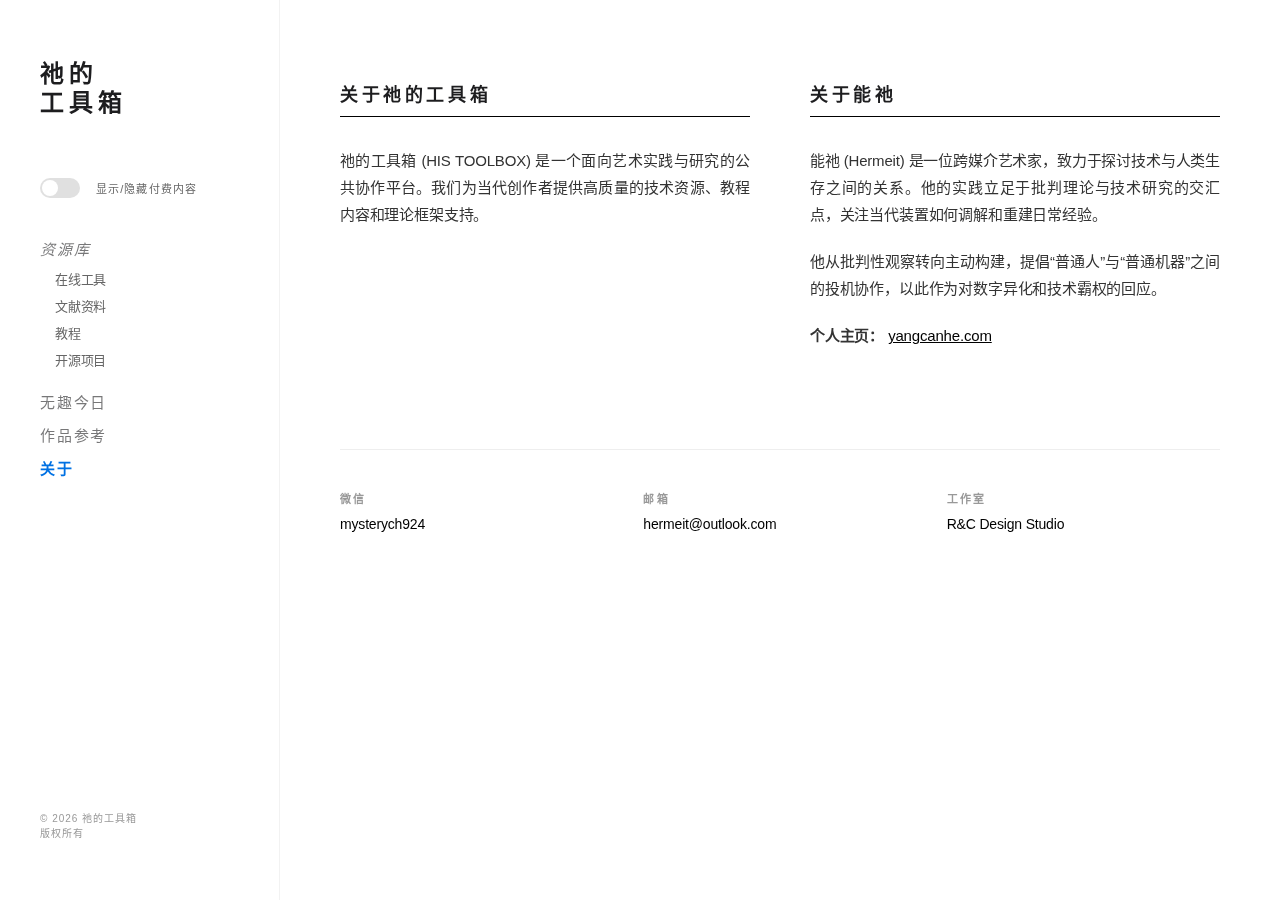
<file: about.html>
<!DOCTYPE html>
<html lang="zh-CN">

<head>
    <meta charset="UTF-8">
    <meta name="viewport"
        content="width=device-width, initial-scale=1, user-scalable=no, minimum-scale=1.0, maximum-scale=1.0">
    <title>关于 - 祂的工具箱</title>
    <meta name="description" content="为艺术实践者提供高质量的工具资源、教程内容和学术支持">
    <link rel="stylesheet" href="style_gallery.css">
    <script src="script.js" defer></script>
    <style>
        /* Biography-specific styles */
        .about-grid {
            display: grid;
            grid-template-columns: 1fr;
            gap: 60px;
            max-width: 1000px;
        }

        @media (min-width: 768px) {
            .about-grid {
                grid-template-columns: 1fr 1fr;
            }
        }

        .about-column h2 {
            font-size: 18px;
            font-weight: bold;
            text-transform: uppercase;
            letter-spacing: 0.2em;
            margin-bottom: 30px;
            border-bottom: 1px solid #000;
            padding-bottom: 10px;
        }

        .about-column p {
            font-size: 15px;
            line-height: 1.8;
            color: #333;
            margin-bottom: 20px;
            text-align: justify;
        }

        .contact-info {
            margin-top: 80px;
            border-top: 1px solid #eee;
            padding-top: 40px;
            display: grid;
            grid-template-columns: repeat(auto-fill, minmax(200px, 1fr));
            gap: 30px;
        }

        .contact-item h3 {
            font-size: 11px;
            text-transform: uppercase;
            letter-spacing: 0.2em;
            color: #999;
            margin-bottom: 10px;
        }

        .contact-item p {
            font-size: 14px;
            color: #000;
        }
    </style>
</head>

<body>
    <button id="menu-btn" onclick="toggleMenu()">
        <svg width="24" height="24" viewBox="0 0 24 24" fill="none" stroke="currentColor" stroke-width="1.5">
            <path d="M4 6h16M4 12h16M4 18h16"></path>
        </svg>
    </button>

    <header class="header" id="sidebar">
        <div class="logo">
            <h1 onclick="location.href='index.html'" style="cursor: pointer;">祂的<br>工具箱</h1>
        </div>

        <!-- 导航控制 (切换开关) -->
        <div class="nav-controls" style="margin-bottom: 40px;">
            <div class="toggle-switch" id="paid-courses-toggle" onclick="togglePaidCourses(this)">
                <div class="toggle-circle"></div>
            </div>
            <span
                style="font-size: 11px; text-transform: uppercase; letter-spacing: 0.1em; color: #666;">显示/隐藏付费内容</span>
        </div>

        <nav class="nav">
            <div class="nav-sub-group">
                <a href="tools.html" class="nav-link italic" data-page="tools">资源库</a>
                <div class="nav-sub">
                    <a href="tools.html#online-tools">在线工具</a>
                    <a href="tools.html#literature">文献资料</a>
                    <a href="tools.html#video-tutorials">教程</a>
                    <a href="tools.html#open-source">开源项目</a>
                </div>
            </div>

            <a href="news.html" class="nav-link" data-page="news">无趣今日</a>
            <a href="artists.html" class="nav-link" data-page="artists">作品参考</a>
            <a href="about.html" class="nav-link active" data-page="about">关于</a>
            <a href="paid-courses.html" class="nav-link nav-subdued" id="paid-courses-link"
                data-page="paid-courses">付费课程</a>
            <a href="brain-research.html" class="nav-link nav-subdued" id="brain-research-link"
                data-page="brain-research">祂的研究</a>
        </nav>

        <div class="footer-info">
            <div style="font-size: 10px; color: #999; text-transform: uppercase; letter-spacing: 0.1em;">
                &copy; 2026 祂的工具箱<br>
                版权所有
            </div>
        </div>
    </header>

    <main class="main-content">
        <div class="page-content">


            <div class="about-grid">
                <div class="about-column">
                    <h2>关于祂的工具箱</h2>
                    <p>祂的工具箱 (HIS TOOLBOX) 是一个面向艺术实践与研究的公共协作平台。我们为当代创作者提供高质量的技术资源、教程内容和理论框架支持。</p>
                </div>

                <div class="about-column">
                    <h2>关于能祂</h2>
                    <p>能祂 (Hermeit) 是一位跨媒介艺术家，致力于探讨技术与人类生存之间的关系。他的实践立足于批判理论与技术研究的交汇点，关注当代装置如何调解和重建日常经验。</p>
                    <p>他从批判性观察转向主动构建，提倡“普通人”与“普通机器”之间的投机协作，以此作为对数字异化和技术霸权的回应。</p>
                    <p><strong>个人主页：</strong> <a href="https://yangcanhe.com" target="_blank"
                            style="color: #000; text-decoration: underline;">yangcanhe.com</a></p>
                </div>
            </div>

            <div class="contact-info">
                <div class="contact-item">
                    <h3>微信</h3>
                    <p>mysterych924</p>
                </div>
                <div class="contact-item">
                    <h3>邮箱</h3>
                    <p>hermeit@outlook.com</p>
                </div>
                <div class="contact-item">
                    <h3>工作室</h3>
                    <p>R&C Design Studio</p>
                </div>
            </div>
        </div>
    </main>

    <script>
        function toggleMenu() {
            const sidebar = document.getElementById('sidebar');
            sidebar.style.display = sidebar.style.display === 'flex' ? 'none' : 'flex';
        }
    </script>
</body>

</html>
</file>
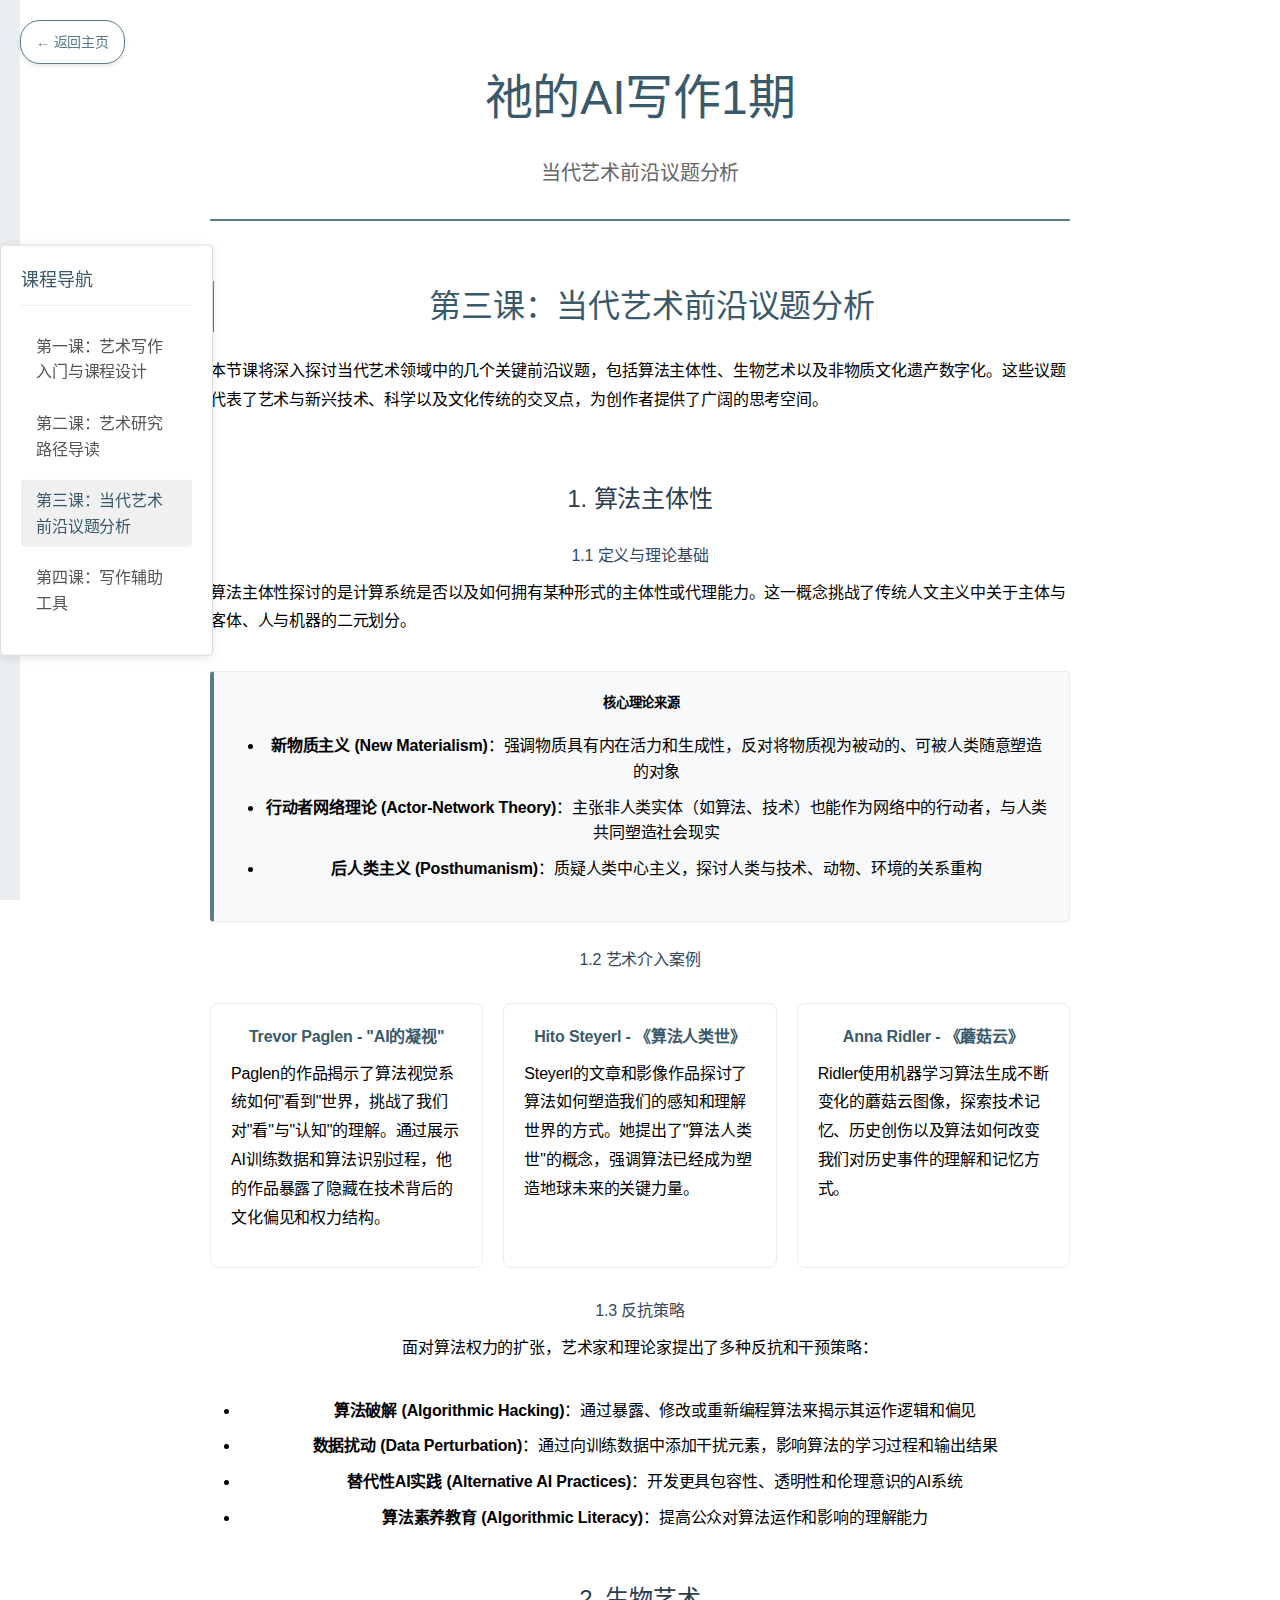
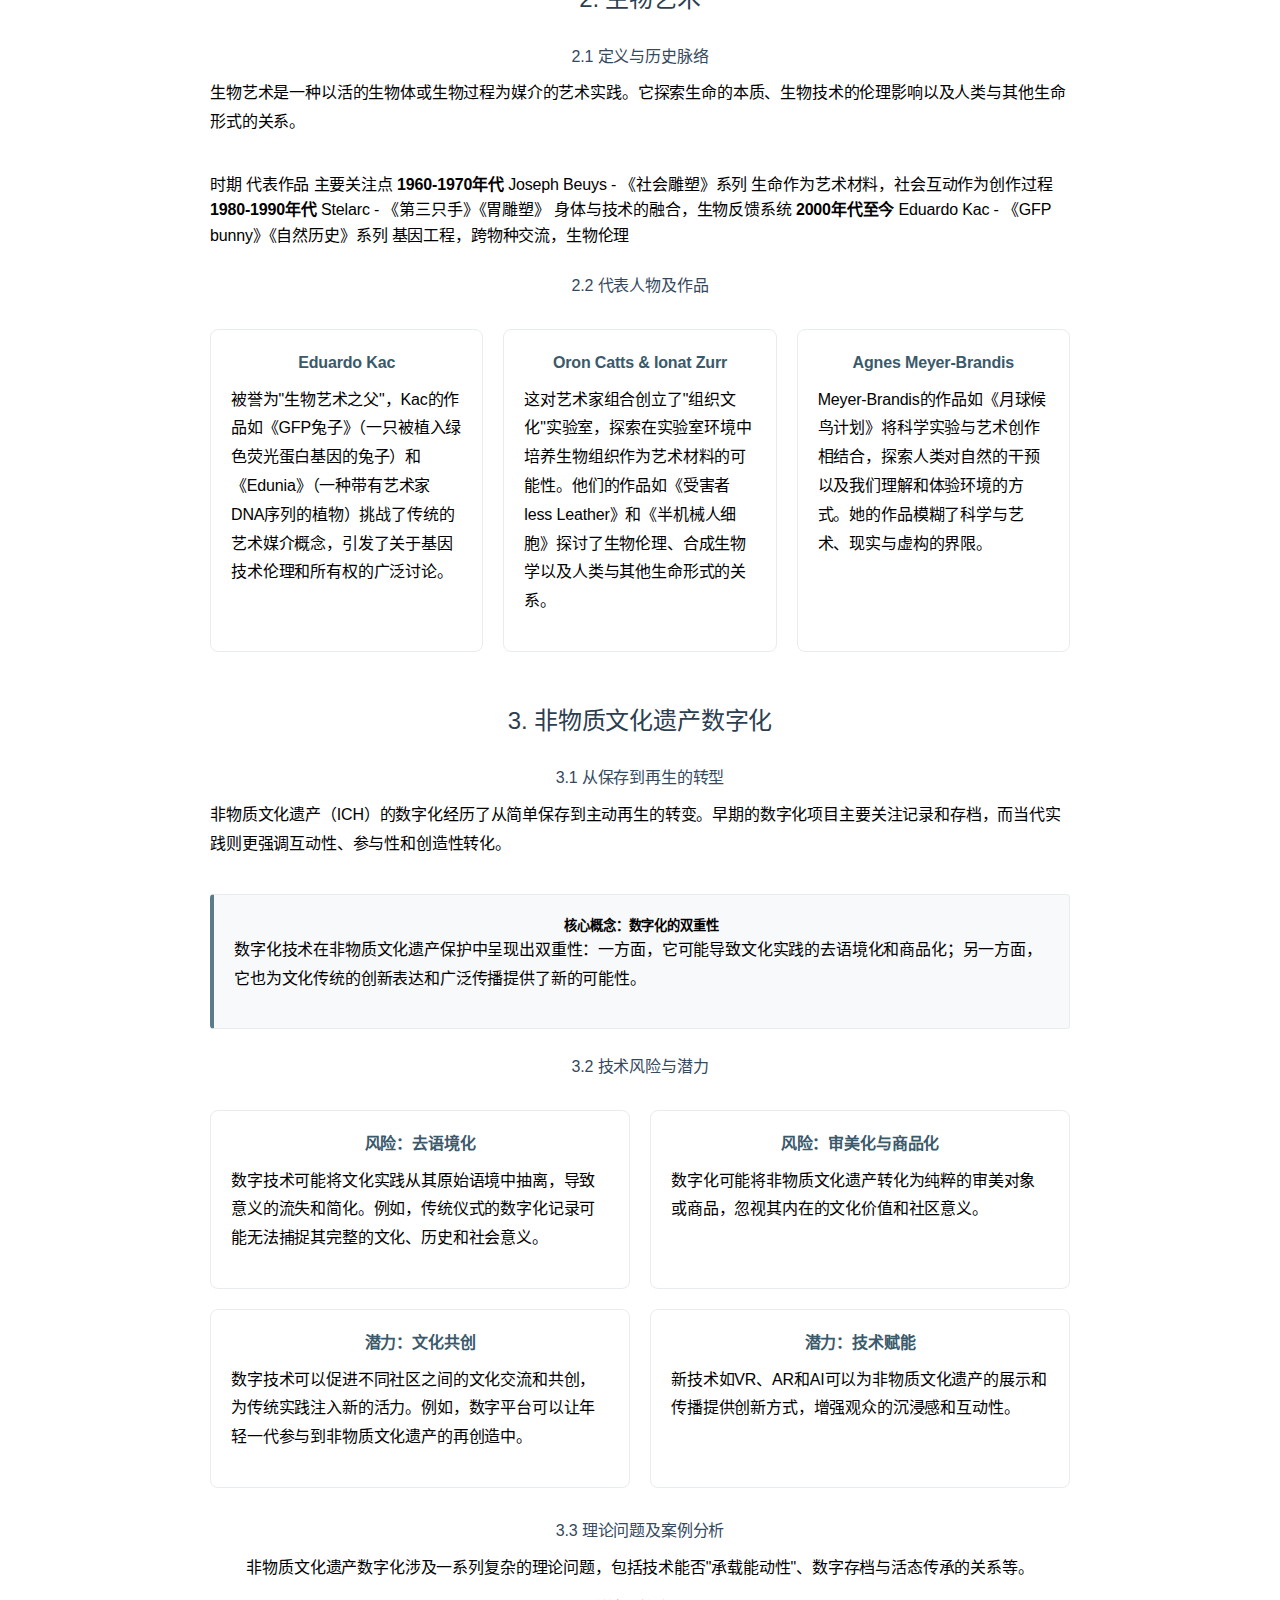
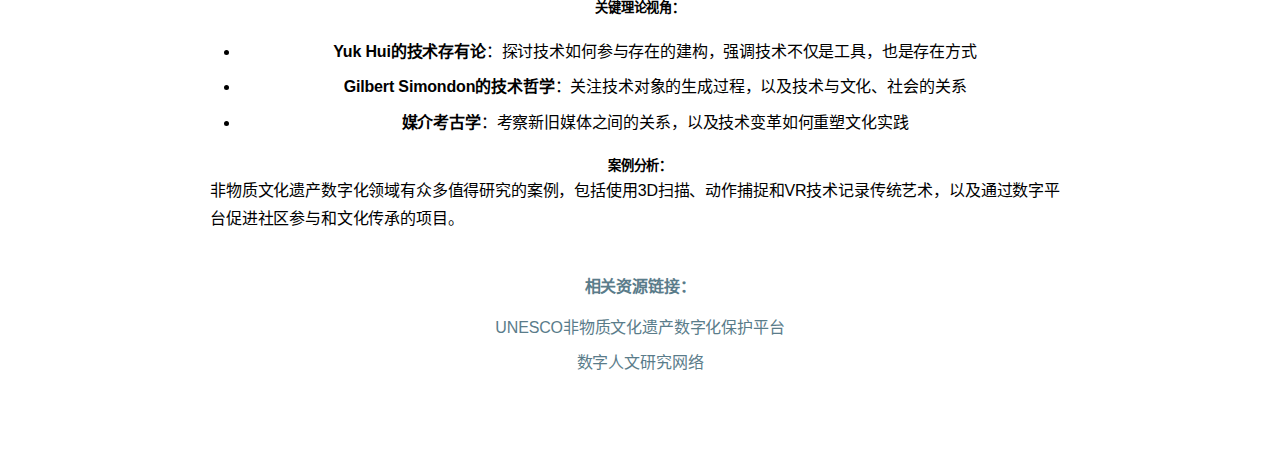
<file: ai-writing-contemporary.html>
<!DOCTYPE html>
<html lang="zh-CN">
<head>
    <meta charset="UTF-8">
    <meta name="viewport" content="width=device-width, initial-scale=1, user-scalable=no, minimum-scale=1.0, maximum-scale=1.0">
    <title>祂的AI写作1期 - 当代艺术前沿议题分析</title>
    <meta name="description" content="基于当代艺术前沿议题分析的专业课程内容">
    
    <!-- 引入jQuery，因为nav-script.js需要它 -->
    <script src="https://code.jquery.com/jquery-3.6.0.min.js"></script>
    
    <!-- 引入导航脚本 -->
    <script src="nav-script.js"></script>
    
    <style>
        * {
            margin: 0;
            padding: 0;
            box-sizing: border-box;
        }
        
        body {
            font-family: 'Helvetica Neue', Arial, sans-serif;
            font-size: 16px;
            line-height: 1.6;
            background: white;
            color: #000;
            letter-spacing: -0.01em;
            overflow-x: hidden;
        }
        
        /* 左侧导航栏样式 - 修改为中间白色带线框 */
        nav.main {
            position: fixed;
            top: 50%;
            left: 0;
            transform: translateY(-50%);
            width: 16.666%;
            max-height: 80vh;
            background: white;
            border: 1px solid #ddd;
            border-radius: 4px;
            color: #333;
            padding: 20px;
            z-index: 998;
            transition: all 0.3s ease;
            box-shadow: 0 2px 10px rgba(0,0,0,0.1);
        }
        
        nav.main.hidden {
            transform: translate(-100%, -50%);
        }
        
        nav.main h3 {
            margin-bottom: 20px;
            font-size: 18px;
            font-weight: 400;
            border-bottom: 1px solid #eee;
            padding-bottom: 10px;
            color: #3a5a6b;
        }
        
        nav.main ul {
            list-style: none;
        }
        
        nav.main li {
            margin-bottom: 10px;
        }
        
        nav.main a {
            color: #555;
            text-decoration: none;
            display: block;
            padding: 8px 15px;
            border-radius: 4px;
            transition: all 0.3s ease;
        }
        
        nav.main a:hover,
        nav.main a.active {
            background: #f0f0f0;
            color: #3a5a6b;
            font-weight: 500;
        }
        
        /* 触发区域样式 */
        .nav-trigger-left {
            position: fixed;
            top: 0;
            left: 0;
            width: 20px;
            height: 100vh;
            background: rgba(58, 90, 107, 0.1);
            z-index: 997;
            cursor: pointer;
        }
        
        /* 主内容区域样式 - 调整为居中显示 */
        .container {
            max-width: 900px;
            margin: 0 auto;
            padding: 60px 20px 40px 20px;
            transition: all 0.3s ease;
            text-align: center;
        }
        
        /* 当导航栏隐藏时，内容区域保持居中 */
        .nav-hidden .container {
            margin: 0 auto;
        }
        
        .header {
            text-align: center;
            margin-bottom: 60px;
            padding-bottom: 30px;
            border-bottom: 2px solid #5a7c8a;
        }
        
        .header h1 {
            font-size: 48px;
            font-weight: 300;
            color: #3a5a6b;
            margin-bottom: 20px;
        }
        
        .header .subtitle {
            font-size: 20px;
            color: #666;
            font-weight: 300;
        }
        
        .back-link {
            position: fixed;
            top: 20px;
            left: 20px;
            z-index: 999;
            color: #5a7c8a;
            font-size: 14px;
            text-decoration: none;
            padding: 10px 15px;
            border: 1px solid #5a7c8a;
            border-radius: 20px;
            background: white;
            transition: all 0.3s ease;
            box-shadow: 0 2px 5px rgba(0,0,0,0.1);
        }
        
        /* 当导航栏隐藏时，返回链接位置保持不变 */
        .nav-hidden .back-link {
            left: 20px;
        }
        
        .back-link:hover {
            background: #5a7c8a;
            color: white;
        }
        
        .content-section {
            margin-bottom: 50px;
        }
        
        .content-section h2 {
            font-size: 32px;
            font-weight: 400;
            color: #3a5a6b;
            margin-bottom: 25px;
            border-left: 4px solid #5a7c8a;
            padding-left: 20px;
        }
        
        .content-section h3 {
            font-size: 24px;
            font-weight: 500;
            color: #2c3e50;
            margin: 30px 0 15px 0;
        }
        
        .content-section h4 {
            font-size: 16px;
            font-weight: 500;
            color: #34495e;
            margin: 25px 0 10px 0;
        }
        
        .content-section p {
            margin-bottom: 15px;
            line-height: 1.8;
            text-align: left;
            max-width: 100%;
            display: inline-block;
        }
        
        .content-section ul, .content-section ol {
            margin: 20px 0;
            padding-left: 30px;
        }
        
        .content-section li {
            margin-bottom: 10px;
            line-height: 1.6;
        }
        
        .highlight-box {
            background: #f8f9fa;
            border: 1px solid #e9ecef;
            border-left: 4px solid #5a7c8a;
            padding: 20px;
            margin: 20px 0;
            border-radius: 4px;
        }
        
        .highlight-box h4 {
            color: #5a7c8a;
            margin-top: 0;
        }
        
        .writing-modes {
            display: grid;
            grid-template-columns: repeat(3, 1fr);
            gap: 20px;
            margin: 30px 0;
        }
        
        .writing-mode-card {
            background: white;
            border: 1px solid #e9ecef;
            border-radius: 8px;
            padding: 20px;
            transition: all 0.3s ease;
            cursor: pointer;
        }
        
        .writing-mode-card:hover {
            transform: translateY(-5px);
            box-shadow: 0 10px 20px rgba(0,0,0,0.1);
        }
        
        .writing-mode-card h5 {
            color: #3a5a6b;
            margin-bottom: 10px;
            font-size: 16px;
        }
        
        .comparison-table {
            width: 100%;
            border-collapse: collapse;
            margin: 20px 0;
            text-align: left;
        }
        
        .comparison-table th,
        .comparison-table td {
            padding: 12px 15px;
            border: 1px solid #e9ecef;
        }
        
        .comparison-table th {
            background: #f8f9fa;
            color: #3a5a6b;
            font-weight: 500;
        }
        
        .comparison-table tr:nth-child(even) {
            background: #f8f9fa;
        }
        
        .dai-analysis {
            margin: 30px 0;
        }
        
        .dai-steps-grid {
            display: grid;
            grid-template-columns: repeat(2, 1fr);
            gap: 20px;
        }
        
        .dai-step-card {
            background: white;
            border: 1px solid #e9ecef;
            border-radius: 8px;
            padding: 20px;
            transition: all 0.3s ease;
        }
        
        .dai-step-card h5 {
            color: #3a5a6b;
            margin-bottom: 10px;
            font-size: 16px;
        }
        
        /* 响应式设计 */
        @media (max-width: 1200px) {
            nav.main {
                width: 200px;
            }
            
            .container {
                margin-left: 200px;
            }
            
            .back-link {
                left: 200px;
            }
        }
        
        @media (max-width: 768px) {
            nav.main {
                width: 100%;
            }
            
            .container {
                padding: 20px 15px;
                margin-left: 0;
            }
            
            .header h1 {
                font-size: 36px;
            }
            
            .content-section h2 {
                font-size: 28px;
            }
            
            .back-link {
                position: static;
                display: inline-block;
                margin-bottom: 20px;
                left: auto;
                margin-left: 0;
            }
            
            .writing-modes {
                grid-template-columns: 1fr;
            }
            
            .dai-steps-grid {
                grid-template-columns: 1fr;
            }
        }
    </style>
</head>

<body>
    <!-- 左侧导航栏 -->
    <nav class="main">
        <h3>课程导航</h3>
        <ul>
            <li><a href="ai-writing-course.html">第一课：艺术写作入门与课程设计</a></li>
            <li><a href="ai-writing-research.html">第二课：艺术研究路径导读</a></li>
            <li><a href="ai-writing-contemporary.html" class="active">第三课：当代艺术前沿议题分析</a></li>
            <li><a href="ai-writing-tools.html">第四课：写作辅助工具</a></li>
        </ul>
    </nav>
    
    <!-- 导航触发区域 -->
    <div class="nav-trigger-left"></div>
    
    <!-- 返回链接 -->
    <a href="index.html" class="back-link">← 返回主页</a>
    
    <div class="container">
        <div class="header">
            <h1>祂的AI写作1期</h1>
            <div class="subtitle">当代艺术前沿议题分析</div>
        </div>

        <div class="content-section">
            <h2>第三课：当代艺术前沿议题分析</h2>
            <p>本节课将深入探讨当代艺术领域中的几个关键前沿议题，包括算法主体性、生物艺术以及非物质文化遗产数字化。这些议题代表了艺术与新兴技术、科学以及文化传统的交叉点，为创作者提供了广阔的思考空间。</p>
        </div>

        <div class="content-section">
            <h3>1. 算法主体性</h3>
            
            <h4>1.1 定义与理论基础</h4>
            <p>算法主体性探讨的是计算系统是否以及如何拥有某种形式的主体性或代理能力。这一概念挑战了传统人文主义中关于主体与客体、人与机器的二元划分。</p>
            
            <div class="highlight-box">
                <h5>核心理论来源</h5>
                <ul>
                    <li><strong>新物质主义 (New Materialism)</strong>：强调物质具有内在活力和生成性，反对将物质视为被动的、可被人类随意塑造的对象</li>
                    <li><strong>行动者网络理论 (Actor-Network Theory)</strong>：主张非人类实体（如算法、技术）也能作为网络中的行动者，与人类共同塑造社会现实</li>
                    <li><strong>后人类主义 (Posthumanism)</strong>：质疑人类中心主义，探讨人类与技术、动物、环境的关系重构</li>
                </ul>
            </div>
            
            <h4>1.2 艺术介入案例</h4>
            <div class="writing-modes">
                <div class="writing-mode-card">
                    <h5>Trevor Paglen - "AI的凝视"</h5>
                    <p>Paglen的作品揭示了算法视觉系统如何"看到"世界，挑战了我们对"看"与"认知"的理解。通过展示AI训练数据和算法识别过程，他的作品暴露了隐藏在技术背后的文化偏见和权力结构。</p>
                </div>
                
                <div class="writing-mode-card">
                    <h5>Hito Steyerl - 《算法人类世》</h5>
                    <p>Steyerl的文章和影像作品探讨了算法如何塑造我们的感知和理解世界的方式。她提出了"算法人类世"的概念，强调算法已经成为塑造地球未来的关键力量。</p>
                </div>
                
                <div class="writing-mode-card">
                    <h5>Anna Ridler - 《蘑菇云》</h5>
                    <p>Ridler使用机器学习算法生成不断变化的蘑菇云图像，探索技术记忆、历史创伤以及算法如何改变我们对历史事件的理解和记忆方式。</p>
                </div>
            </div>
            
            <h4>1.3 反抗策略</h4>
            <p>面对算法权力的扩张，艺术家和理论家提出了多种反抗和干预策略：</p>
            <ul>
                <li><strong>算法破解 (Algorithmic Hacking)</strong>：通过暴露、修改或重新编程算法来揭示其运作逻辑和偏见</li>
                <li><strong>数据扰动 (Data Perturbation)</strong>：通过向训练数据中添加干扰元素，影响算法的学习过程和输出结果</li>
                <li><strong>替代性AI实践 (Alternative AI Practices)</strong>：开发更具包容性、透明性和伦理意识的AI系统</li>
                <li><strong>算法素养教育 (Algorithmic Literacy)</strong>：提高公众对算法运作和影响的理解能力</li>
            </ul>
        </div>

        <div class="content-section">
            <h3>2. 生物艺术</h3>
            
            <h4>2.1 定义与历史脉络</h4>
            <p>生物艺术是一种以活的生物体或生物过程为媒介的艺术实践。它探索生命的本质、生物技术的伦理影响以及人类与其他生命形式的关系。</p>
            
            <div class="comparison-table">
                <thead>
                    <tr>
                        <th>时期</th>
                        <th>代表作品</th>
                        <th>主要关注点</th>
                    </tr>
                </thead>
                <tbody>
                    <tr>
                        <td><strong>1960-1970年代</strong></td>
                        <td>Joseph Beuys - 《社会雕塑》系列</td>
                        <td>生命作为艺术材料，社会互动作为创作过程</td>
                    </tr>
                    <tr>
                        <td><strong>1980-1990年代</strong></td>
                        <td>Stelarc - 《第三只手》《胃雕塑》</td>
                        <td>身体与技术的融合，生物反馈系统</td>
                    </tr>
                    <tr>
                        <td><strong>2000年代至今</strong></td>
                        <td>Eduardo Kac - 《GFP bunny》《自然历史》系列</td>
                        <td>基因工程，跨物种交流，生物伦理</td>
                    </tr>
                </tbody>
            </div>
            
            <h4>2.2 代表人物及作品</h4>
            <div class="writing-modes">
                <div class="writing-mode-card">
                    <h5>Eduardo Kac</h5>
                    <p>被誉为"生物艺术之父"，Kac的作品如《GFP兔子》（一只被植入绿色荧光蛋白基因的兔子）和《Edunia》（一种带有艺术家DNA序列的植物）挑战了传统的艺术媒介概念，引发了关于基因技术伦理和所有权的广泛讨论。</p>
                </div>
                
                <div class="writing-mode-card">
                    <h5>Oron Catts & Ionat Zurr</h5>
                    <p>这对艺术家组合创立了"组织文化"实验室，探索在实验室环境中培养生物组织作为艺术材料的可能性。他们的作品如《受害者less Leather》和《半机械人细胞》探讨了生物伦理、合成生物学以及人类与其他生命形式的关系。</p>
                </div>
                
                <div class="writing-mode-card">
                    <h5>Agnes Meyer-Brandis</h5>
                    <p>Meyer-Brandis的作品如《月球候鸟计划》将科学实验与艺术创作相结合，探索人类对自然的干预以及我们理解和体验环境的方式。她的作品模糊了科学与艺术、现实与虚构的界限。</p>
                </div>
            </div>
        </div>

        <div class="content-section">
            <h3>3. 非物质文化遗产数字化</h3>
            
            <h4>3.1 从保存到再生的转型</h4>
            <p>非物质文化遗产（ICH）的数字化经历了从简单保存到主动再生的转变。早期的数字化项目主要关注记录和存档，而当代实践则更强调互动性、参与性和创造性转化。</p>
            
            <div class="highlight-box">
                <h5>核心概念：数字化的双重性</h5>
                <p>数字化技术在非物质文化遗产保护中呈现出双重性：一方面，它可能导致文化实践的去语境化和商品化；另一方面，它也为文化传统的创新表达和广泛传播提供了新的可能性。</p>
            </div>
            
            <h4>3.2 技术风险与潜力</h4>
            <div class="dai-analysis">
                <div class="dai-steps-grid">
                    <div class="dai-step-card">
                        <h5>风险：去语境化</h5>
                        <p>数字技术可能将文化实践从其原始语境中抽离，导致意义的流失和简化。例如，传统仪式的数字化记录可能无法捕捉其完整的文化、历史和社会意义。</p>
                    </div>
                    
                    <div class="dai-step-card">
                        <h5>风险：审美化与商品化</h5>
                        <p>数字化可能将非物质文化遗产转化为纯粹的审美对象或商品，忽视其内在的文化价值和社区意义。</p>
                    </div>
                    
                    <div class="dai-step-card">
                        <h5>潜力：文化共创</h5>
                        <p>数字技术可以促进不同社区之间的文化交流和共创，为传统实践注入新的活力。例如，数字平台可以让年轻一代参与到非物质文化遗产的再创造中。</p>
                    </div>
                    
                    <div class="dai-step-card">
                        <h5>潜力：技术赋能</h5>
                        <p>新技术如VR、AR和AI可以为非物质文化遗产的展示和传播提供创新方式，增强观众的沉浸感和互动性。</p>
                    </div>
                </div>
            </div>
            
            <h4>3.3 理论问题及案例分析</h4>
            <p>非物质文化遗产数字化涉及一系列复杂的理论问题，包括技术能否"承载能动性"、数字存档与活态传承的关系等。</p>
            
            <h5>关键理论视角：</h5>
            <ul>
                <li><strong>Yuk Hui的技术存有论</strong>：探讨技术如何参与存在的建构，强调技术不仅是工具，也是存在方式</li>
                <li><strong>Gilbert Simondon的技术哲学</strong>：关注技术对象的生成过程，以及技术与文化、社会的关系</li>
                <li><strong>媒介考古学</strong>：考察新旧媒体之间的关系，以及技术变革如何重塑文化实践</li>
            </ul>
            
            <h5>案例分析：</h5>
            <p>非物质文化遗产数字化领域有众多值得研究的案例，包括使用3D扫描、动作捕捉和VR技术记录传统艺术，以及通过数字平台促进社区参与和文化传承的项目。</p>
            
            <div style="margin-top: 25px;">
                <h5 style="color: #5a7c8a; margin-bottom: 15px; font-size: 16px;">相关资源链接：</h5>
                <ul style="list-style: none; padding: 0; margin: 0;">
                    <li style="margin-bottom: 10px;">
                        <a href="https://ich.unesco.org/en/digital-preservation" target="_blank" style="color: #5a7c8a; text-decoration: none; font-weight: 500;">
                            UNESCO非物质文化遗产数字化保护平台
                        </a>
                    </li>
                    <li style="margin-bottom: 10px;">
                        <a href="https://www.digitalhumanities.org/" target="_blank" style="color: #5a7c8a; text-decoration: none; font-weight: 500;">
                            数字人文研究网络
                        </a>
                    </li>
                </ul>
            </div>
        </div>
    </div>

    <script>
        // 简单的页面交互功能
        document.addEventListener('DOMContentLoaded', function() {
            // 为所有卡片添加点击效果
            const cards = document.querySelectorAll('.writing-mode-card');
            cards.forEach(card => {
                card.addEventListener('click', function() {
                    this.style.transform = 'scale(1.02)';
                    setTimeout(() => {
                        this.style.transform = '';
                    }, 200);
                });
            });
            
            // 平滑滚动到锚点
            const links = document.querySelectorAll('a[href^="#"]');
            links.forEach(link => {
                link.addEventListener('click', function(e) {
                    e.preventDefault();
                    const target = document.querySelector(this.getAttribute('href'));
                    if (target) {
                        target.scrollIntoView({
                            behavior: 'smooth',
                            block: 'start'
                        });
                    }
                });
            });
        });
    </script>
</body>
</html>
</file>
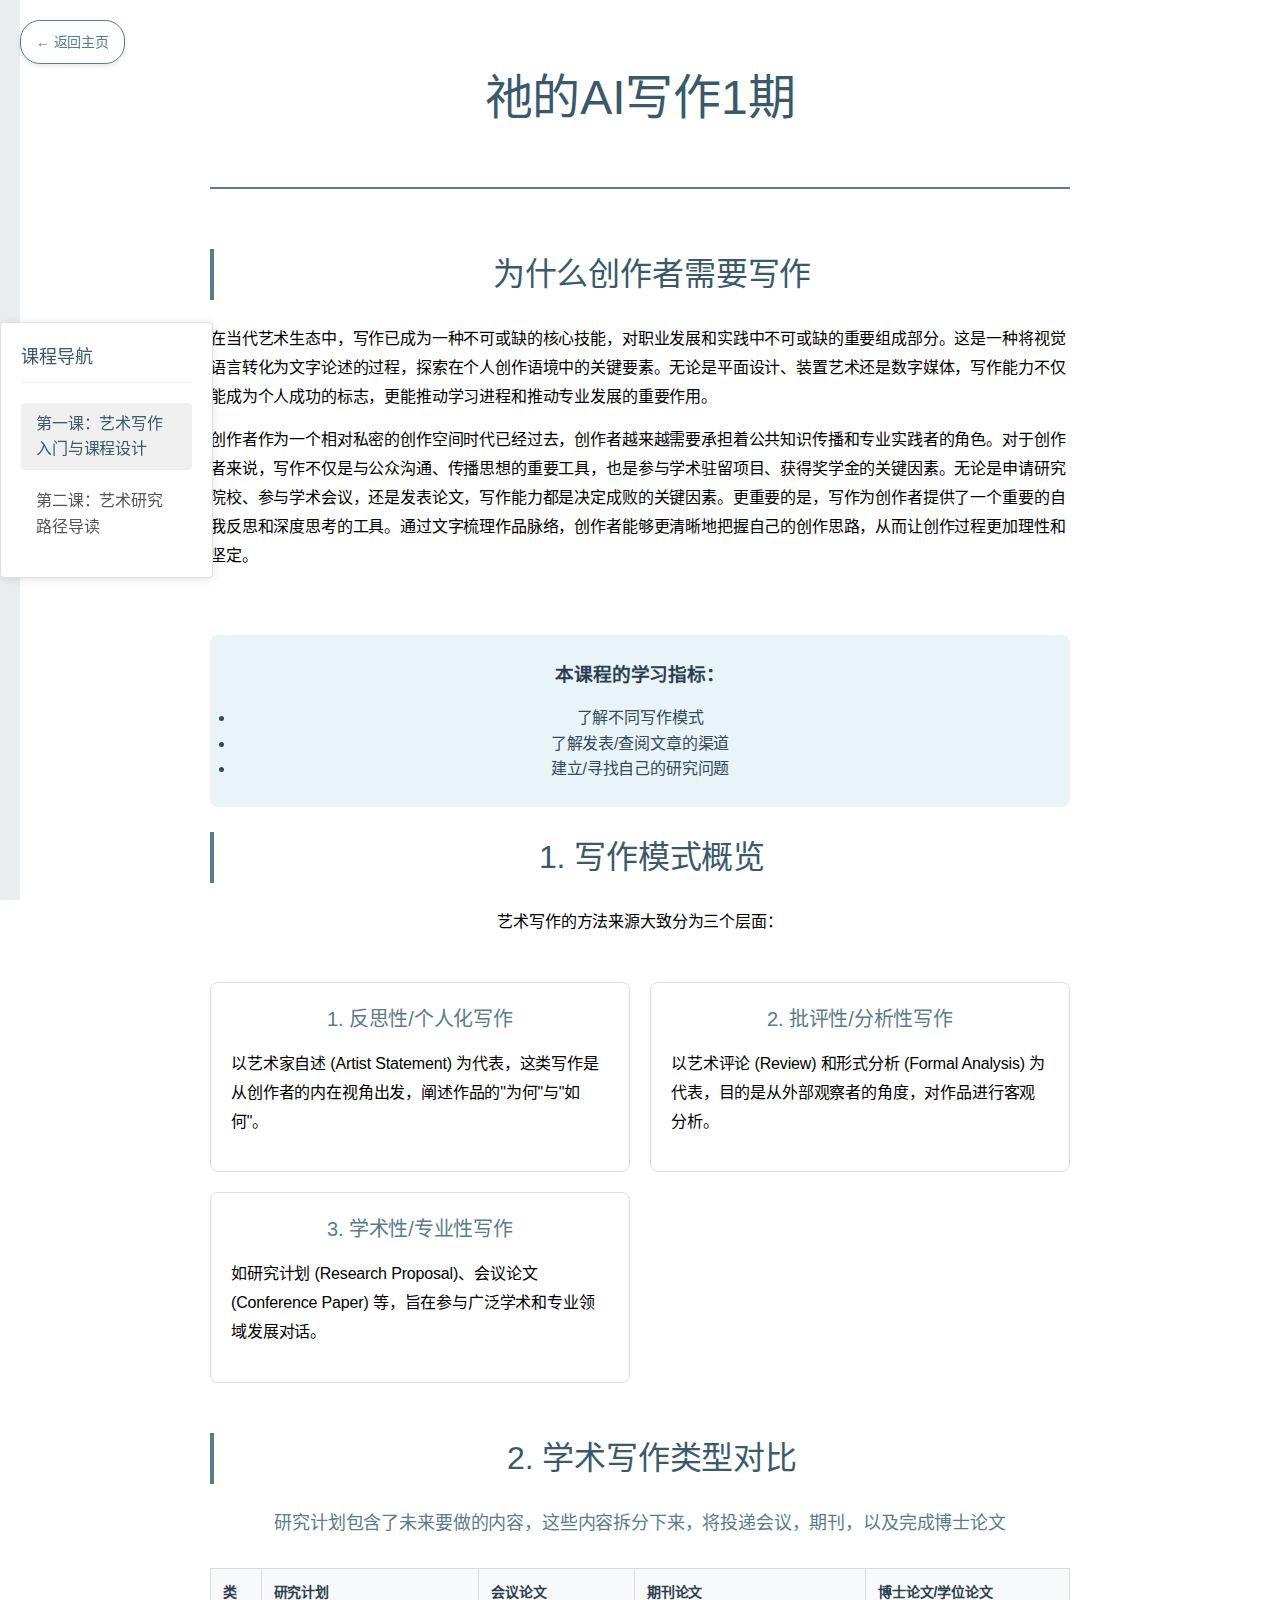
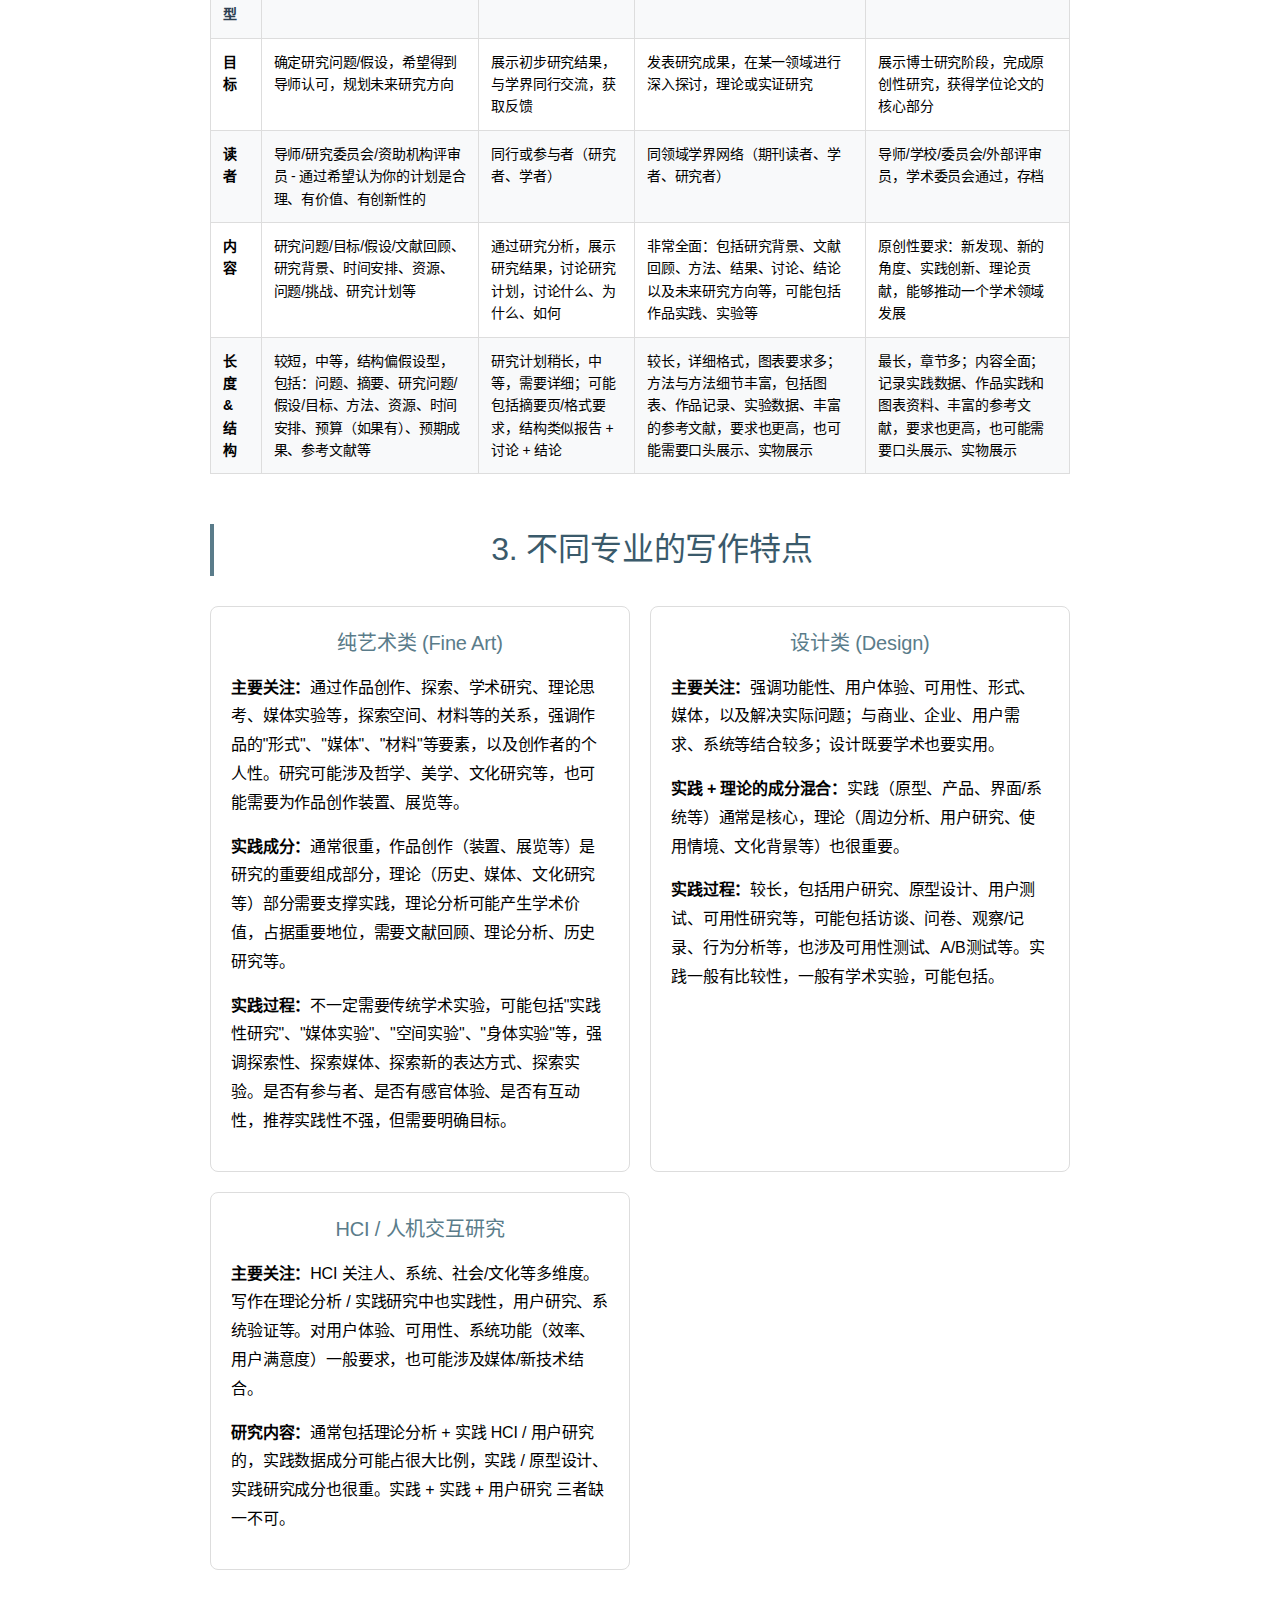
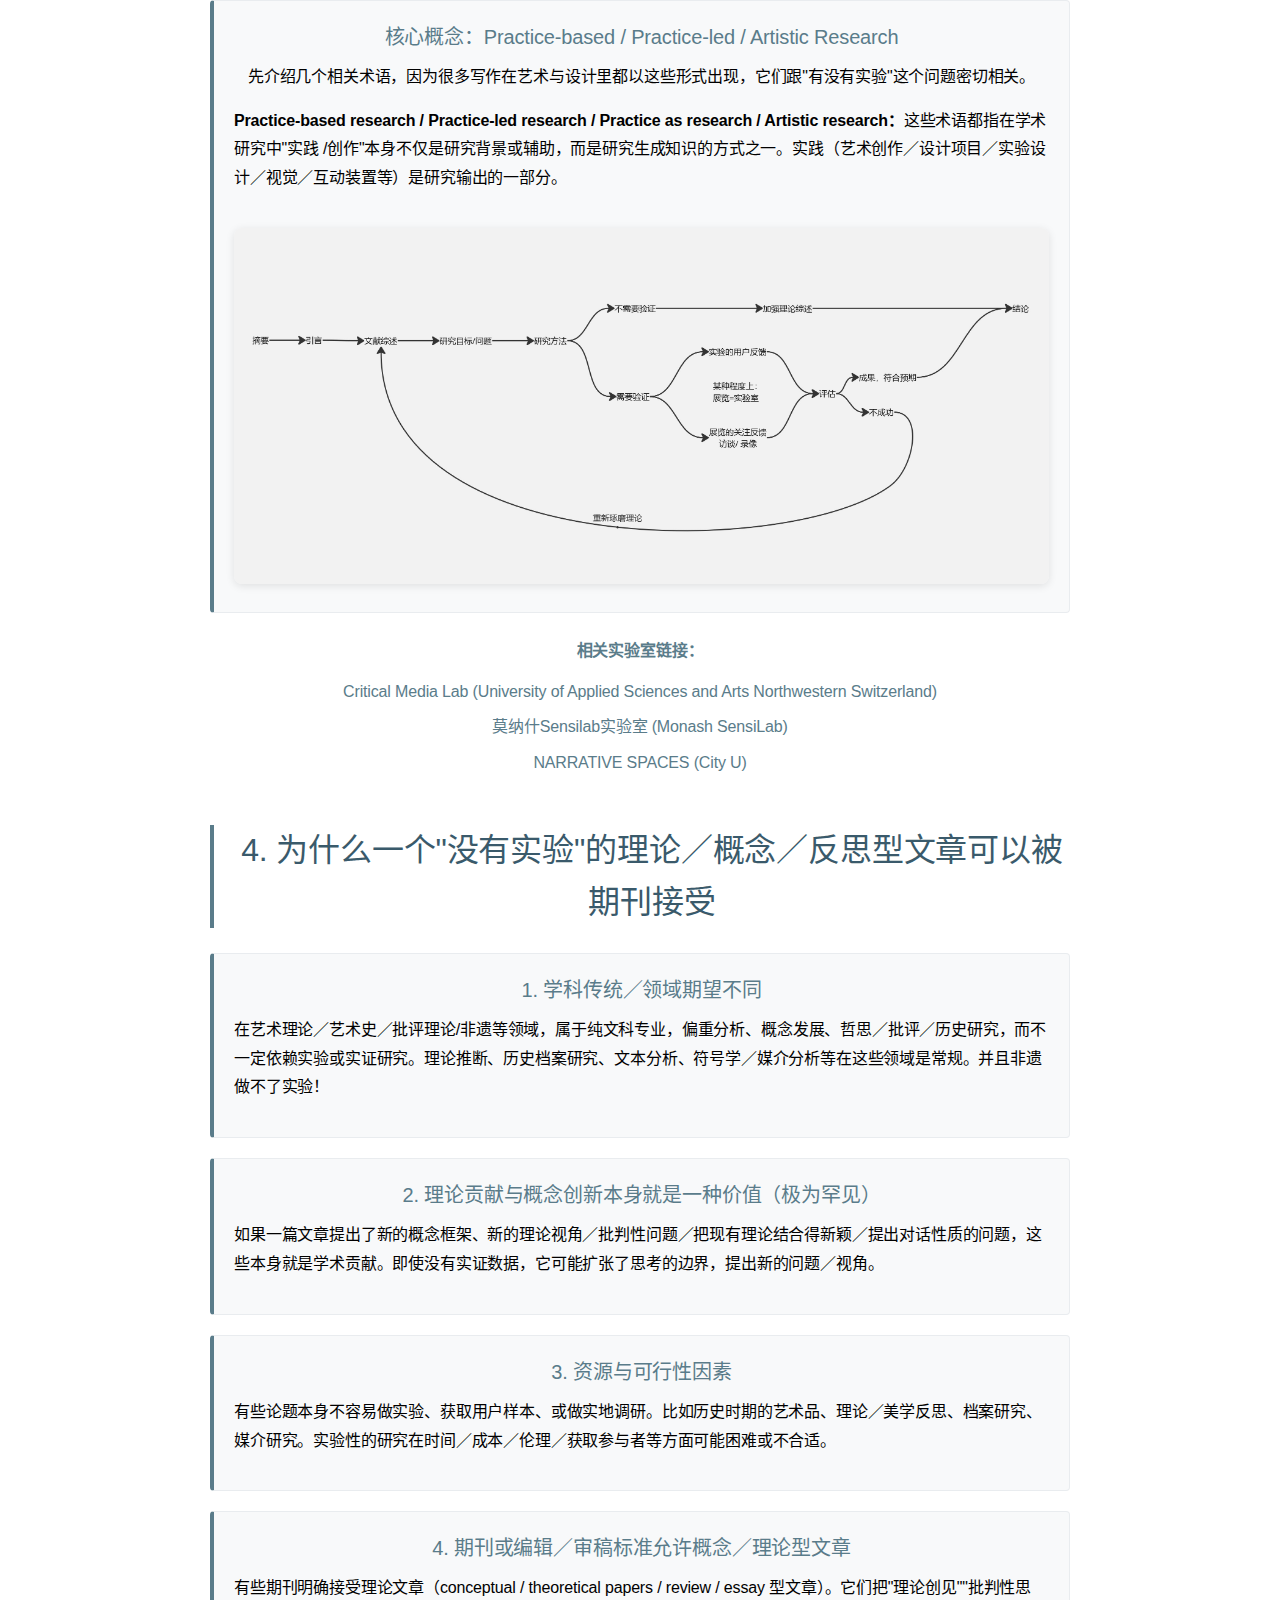
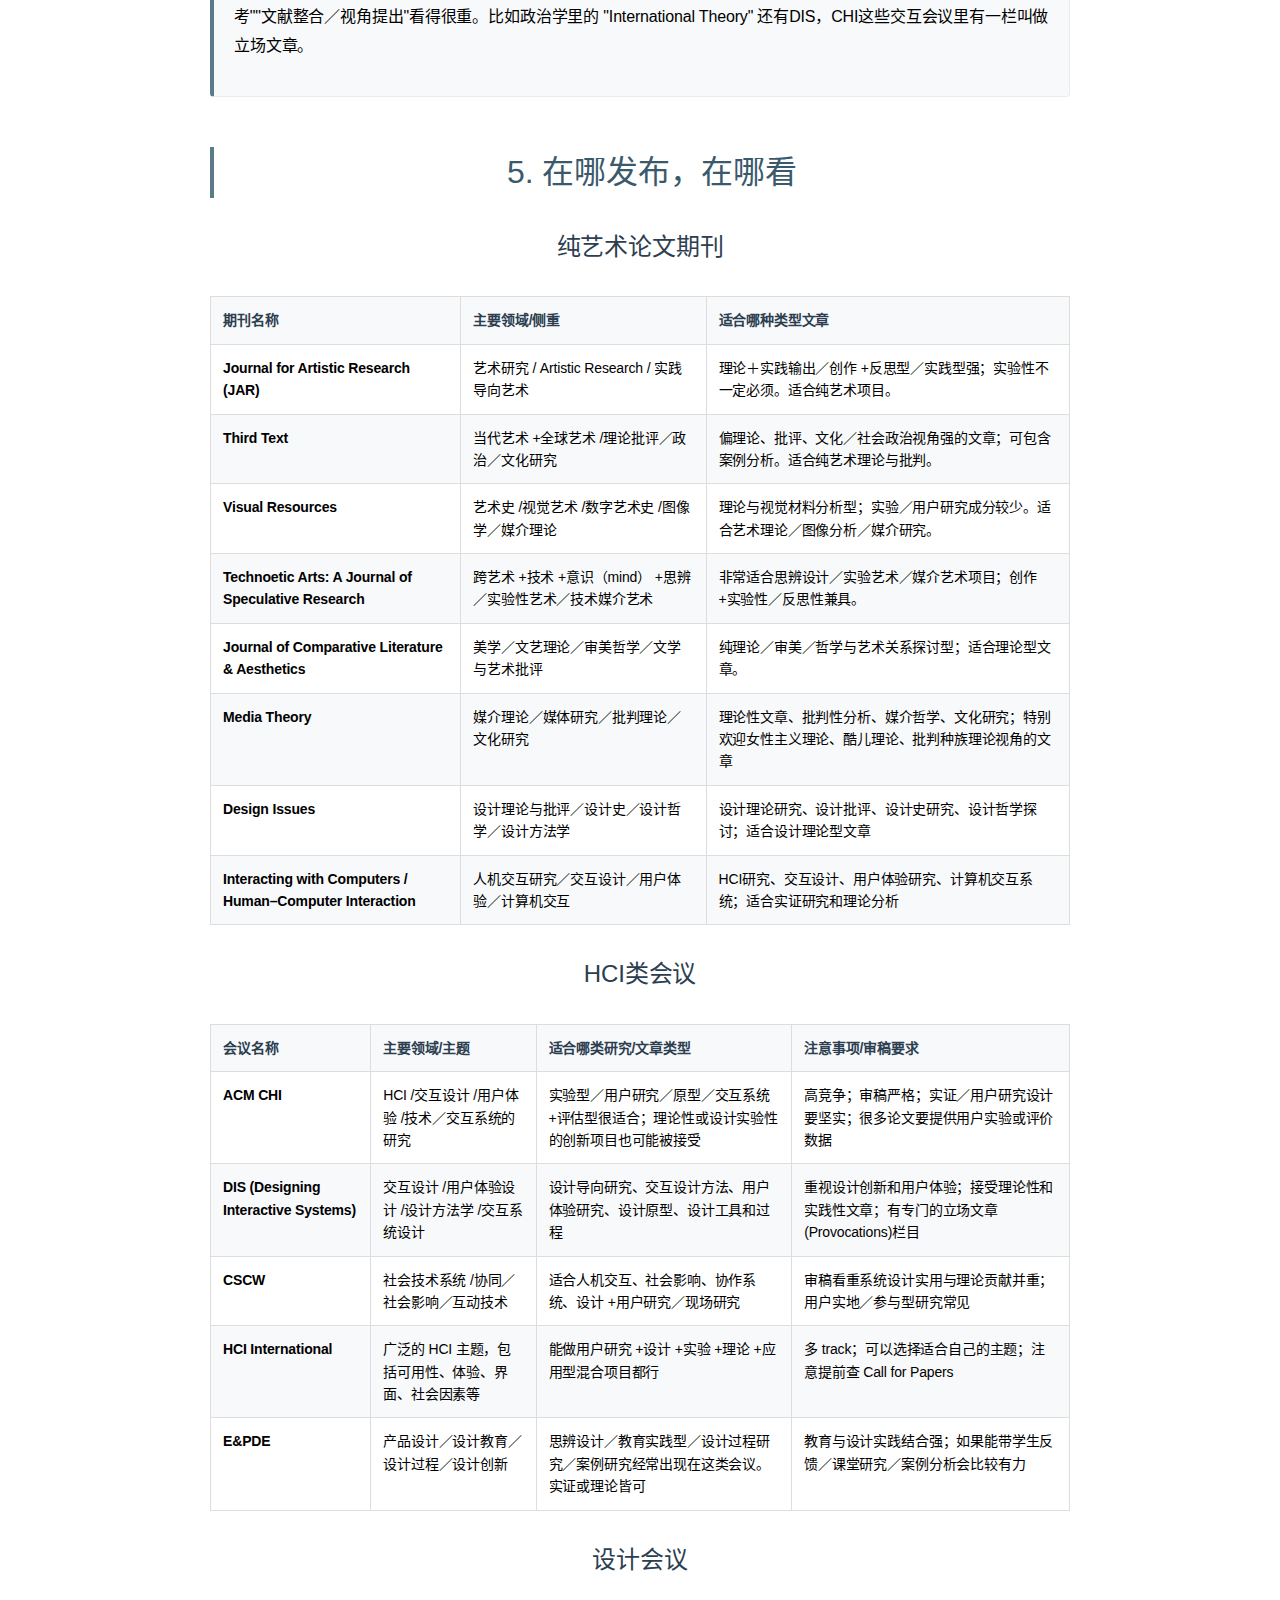
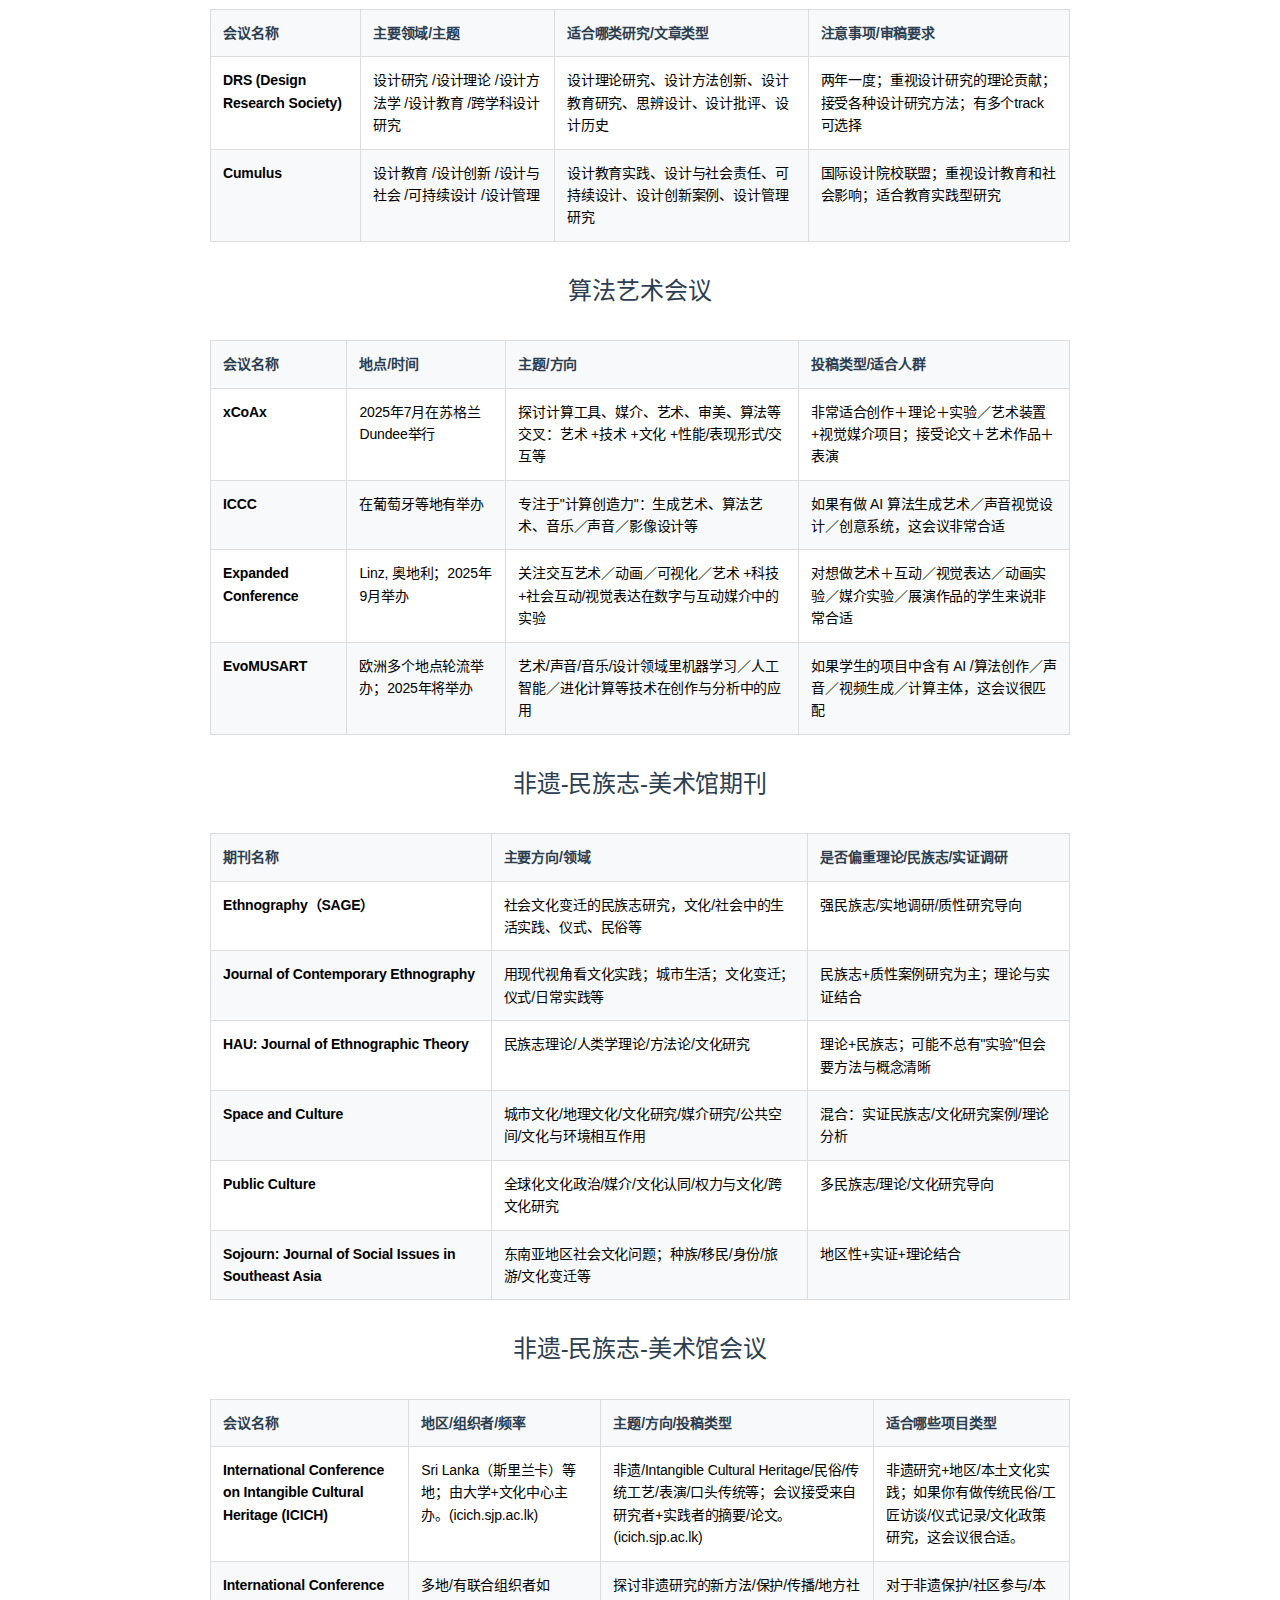
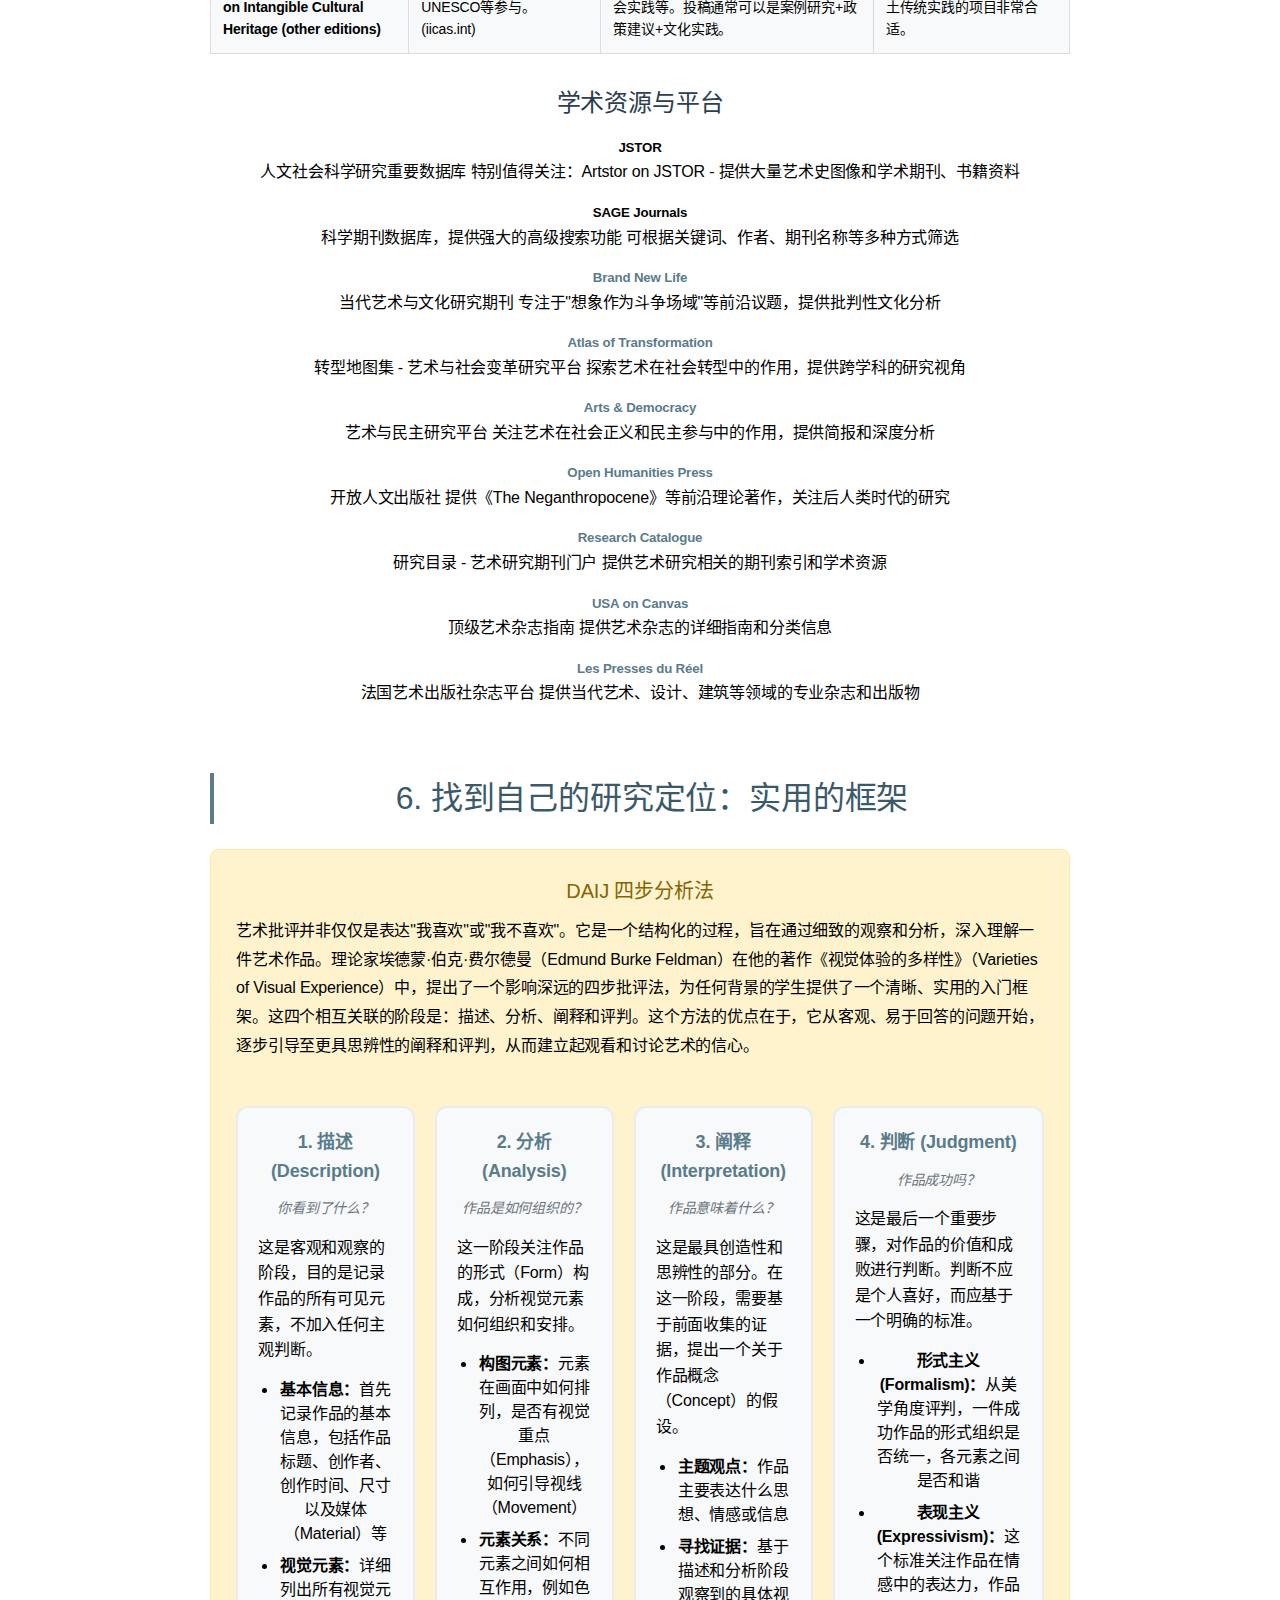
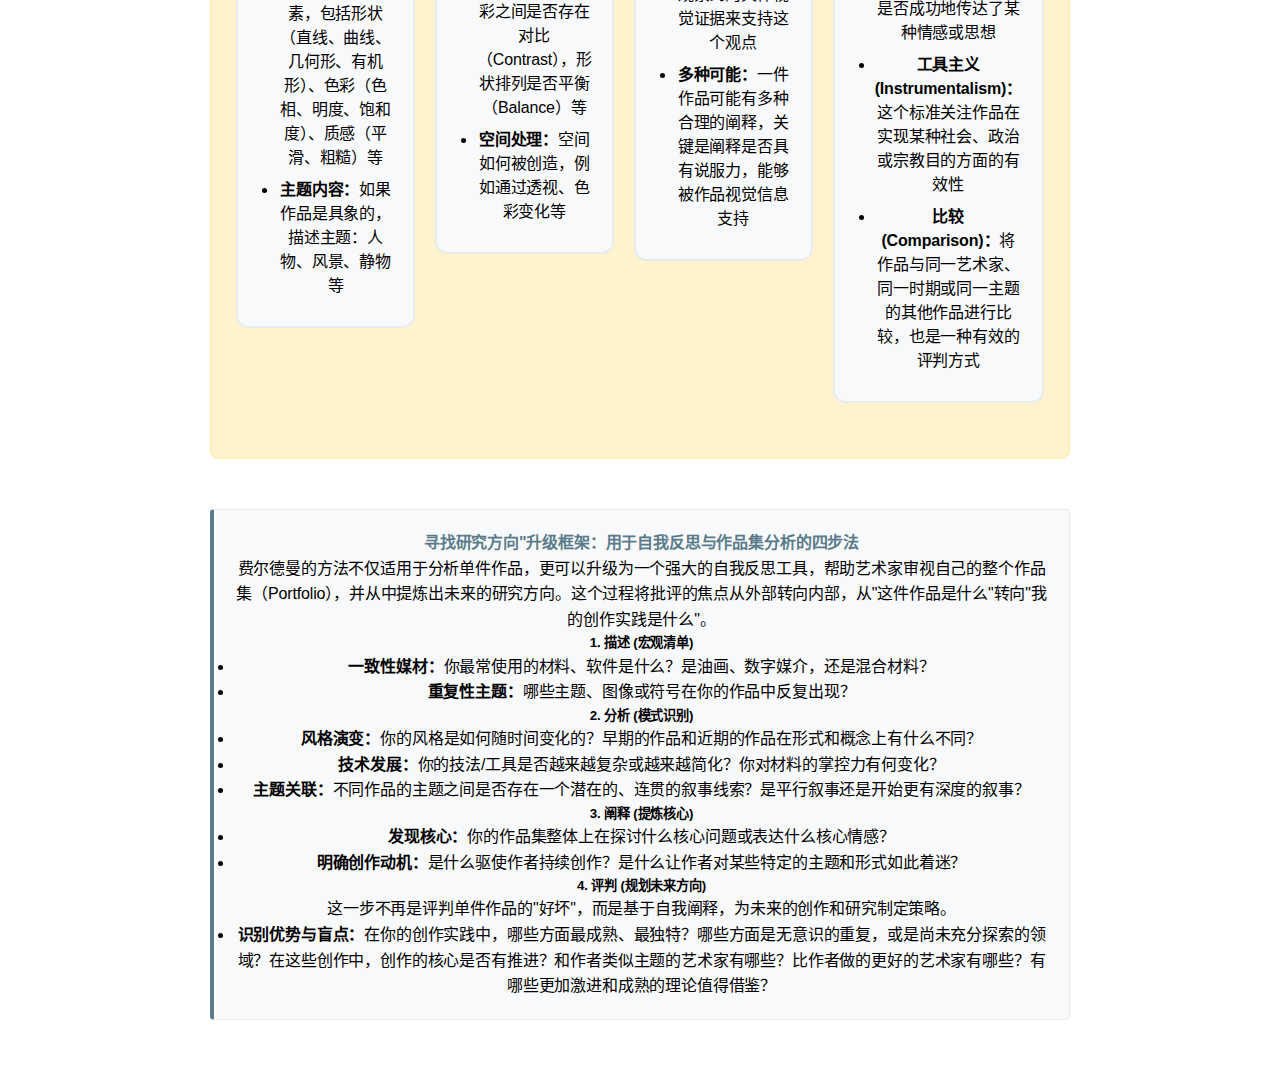
<file: ai-writing-course.html>
<!DOCTYPE html>
<html lang="zh-CN">
<head>
    <meta charset="UTF-8">
    <meta name="viewport" content="width=device-width, initial-scale=1, user-scalable=no, minimum-scale=1.0, maximum-scale=1.0">
    <title>祂的AI写作1期 - 艺术写作入门与课程设计</title>
    <meta name="description" content="基于艺术写作入门与课程设计的专业课程内容">
    
    <!-- 引入jQuery，因为nav-script.js需要它 -->
    <script src="https://code.jquery.com/jquery-3.6.0.min.js"></script>
    
    <!-- 引入导航脚本 -->
    <script src="nav-script.js"></script>
    
    <style>
        * {
            margin: 0;
            padding: 0;
            box-sizing: border-box;
        }
        
        body {
            font-family: 'Helvetica Neue', Arial, sans-serif;
            font-size: 16px;
            line-height: 1.6;
            background: white;
            color: #000;
            letter-spacing: -0.01em;
            overflow-x: hidden;
        }
        
        /* 左侧导航栏样式 - 修改为中间白色带线框 */
        nav.main {
            position: fixed;
            top: 50%;
            left: 0;
            transform: translateY(-50%);
            width: 16.666%;
            max-height: 80vh;
            background: white;
            border: 1px solid #ddd;
            border-radius: 4px;
            color: #333;
            padding: 20px;
            z-index: 998;
            transition: all 0.3s ease;
            box-shadow: 0 2px 10px rgba(0,0,0,0.1);
        }
        
        nav.main.hidden {
            transform: translate(-100%, -50%);
        }
        
        nav.main h3 {
            margin-bottom: 20px;
            font-size: 18px;
            font-weight: 400;
            border-bottom: 1px solid #eee;
            padding-bottom: 10px;
            color: #3a5a6b;
        }
        
        nav.main ul {
            list-style: none;
        }
        
        nav.main li {
            margin-bottom: 10px;
        }
        
        nav.main a {
            color: #555;
            text-decoration: none;
            display: block;
            padding: 8px 15px;
            border-radius: 4px;
            transition: all 0.3s ease;
        }
        
        nav.main a:hover,
        nav.main a.active {
            background: #f0f0f0;
            color: #3a5a6b;
            font-weight: 500;
        }
        
        /* 触发区域样式 */
        .nav-trigger-left {
            position: fixed;
            top: 0;
            left: 0;
            width: 20px;
            height: 100vh;
            background: rgba(58, 90, 107, 0.1);
            z-index: 997;
            cursor: pointer;
        }
        
        /* 主内容区域样式 - 调整为居中显示 */
        .container {
            max-width: 900px;
            margin: 0 auto;
            padding: 60px 20px 40px 20px;
            transition: all 0.3s ease;
            text-align: center;
        }
        
        /* 当导航栏隐藏时，内容区域保持居中 */
        .nav-hidden .container {
            margin: 0 auto;
        }
        
        .header {
            text-align: center;
            margin-bottom: 60px;
            padding-bottom: 30px;
            border-bottom: 2px solid #5a7c8a;
        }
        
        .header h1 {
            font-size: 48px;
            font-weight: 300;
            color: #3a5a6b;
            margin-bottom: 20px;
        }
        
        .header .subtitle {
            font-size: 20px;
            color: #666;
            font-weight: 300;
        }
        
        .back-link {
            position: fixed;
            top: 20px;
            left: 20px;
            z-index: 999;
            color: #5a7c8a;
            font-size: 14px;
            text-decoration: none;
            padding: 10px 15px;
            border: 1px solid #5a7c8a;
            border-radius: 20px;
            background: white;
            transition: all 0.3s ease;
            box-shadow: 0 2px 5px rgba(0,0,0,0.1);
        }
        
        /* 当导航栏隐藏时，返回链接位置保持不变 */
        .nav-hidden .back-link {
            left: 20px;
        }
        
        .back-link:hover {
            background: #5a7c8a;
            color: white;
        }

        .content-section {
            margin-bottom: 50px;
        }
        
        .content-section h2 {
            font-size: 32px;
            font-weight: 400;
            color: #3a5a6b;
            margin-bottom: 25px;
            border-left: 4px solid #5a7c8a;
            padding-left: 20px;
        }
        
        .content-section h3 {
            font-size: 24px;
            font-weight: 500;
            color: #2c3e50;
            margin: 30px 0 15px 0;
        }
        
        .content-section h4 {
            font-size: 20px;
            font-weight: 500;
            color: #34495e;
            margin: 25px 0 10px 0;
        }
        
        .content-section p {
            margin-bottom: 15px;
            line-height: 1.8;
            text-align: left;
            max-width: 100%;
            display: inline-block;
        }
        
        .content-section ul, .content-section ol {
            margin: 20px 0;
            padding-left: 30px;
        }
        
        .content-section li {
            margin-bottom: 10px;
            line-height: 1.6;
        }
        
        .highlight-box {
            background: #f8f9fa;
            border: 1px solid #e9ecef;
            border-left: 4px solid #5a7c8a;
            padding: 20px;
            margin: 20px 0;
            border-radius: 4px;
        }
        
        .highlight-box h4 {
            color: #5a7c8a;
            margin-top: 0;
        }
        
        .course-objectives {
            background: #e8f4f8;
            padding: 25px;
            border-radius: 8px;
            margin: 25px 0;
        }
        
        .course-objectives h3 {
            color: #2c3e50;
            margin-top: 0;
        }
        
        .course-objectives ul {
            margin-top: 15px;
        }
        
        .course-objectives li {
            font-weight: 500;
            color: #34495e;
        }
        
        .writing-modes {
            display: grid;
            grid-template-columns: repeat(auto-fit, minmax(300px, 1fr));
            gap: 20px;
            margin: 30px 0;
        }
        
        .writing-mode-card {
            background: white;
            border: 1px solid #ddd;
            border-radius: 8px;
            padding: 20px;
            transition: all 0.3s ease;
        }
        
        .writing-mode-card:hover {
            border-color: #5a7c8a;
            transform: translateY(-2px);
            box-shadow: 0 4px 12px rgba(90, 124, 138, 0.15);
        }
        
        .writing-mode-card h4 {
            color: #5a7c8a;
            margin-top: 0;
            margin-bottom: 15px;
        }
        
        .comparison-table {
            width: 100%;
            border-collapse: collapse;
            margin: 30px 0;
            font-size: 14px;
        }
        
        .comparison-table th,
        .comparison-table td {
            border: 1px solid #ddd;
            padding: 12px;
            text-align: left;
            vertical-align: top;
        }
        
        .comparison-table th {
            background: #f8f9fa;
            font-weight: 600;
            color: #2c3e50;
        }
        
        .comparison-table tr:nth-child(even) {
            background: #f8f9fa;
        }
        
        .dai-analysis {
            background: #fff3cd;
            border: 1px solid #ffeaa7;
            border-radius: 8px;
            padding: 25px;
            margin: 25px 0;
        }
        
        .dai-analysis h4 {
            color: #856404;
            margin-top: 0;
        }
        
        .dai-step {
            margin: 20px 0;
            padding: 15px;
            background: white;
            border-radius: 6px;
            border-left: 3px solid #ffc107;
        }
        
        .dai-step h5 {
            color: #856404;
            margin-bottom: 10px;
        }
        
        .dai-steps-grid {
            display: grid;
            grid-template-columns: repeat(4, 1fr);
            gap: 20px;
            margin: 30px 0;
        }
        
        .dai-step-card {
            background: #f8f9fa;
            border: 2px solid #e9ecef;
            border-radius: 12px;
            padding: 20px;
            transition: all 0.3s ease;
            height: fit-content;
        }
        
        .dai-step-card:hover {
            border-color: #5a7c8a;
            box-shadow: 0 4px 12px rgba(90, 124, 138, 0.15);
            transform: translateY(-2px);
        }
        
        .dai-step-card h5 {
            color: #5a7c8a;
            margin-bottom: 10px;
            font-size: 18px;
            font-weight: 600;
        }
        
        .step-subtitle {
            color: #6c757d;
            font-style: italic;
            margin-bottom: 15px;
            font-size: 14px;
        }
        
        .dai-step-card p {
            margin-bottom: 15px;
            line-height: 1.6;
        }
        
        .dai-step-card ul {
            margin: 0;
            padding-left: 20px;
        }
        
        .dai-step-card li {
            margin-bottom: 8px;
            line-height: 1.5;
        }
        
        @media (max-width: 1200px) {
            nav.main {
                width: 200px;
            }
            
            .container {
                margin-left: 200px;
            }
            
            .back-link {
                left: 200px;
            }
            
            .dai-steps-grid {
                grid-template-columns: repeat(2, 1fr);
            }
        }
        
        @media (max-width: 768px) {
            nav.main {
                width: 100%;
            }
            
            .container {
                padding: 20px 15px;
                margin-left: 0;
            }
            
            .header h1 {
                font-size: 36px;
            }
            
            .content-section h2 {
                font-size: 28px;
            }
            
            .writing-modes {
                grid-template-columns: 1fr;
            }
            
            .academic-resources {
                grid-template-columns: 1fr;
            }
            
            .back-link {
                position: static;
                display: inline-block;
                margin-bottom: 20px;
                left: auto;
                margin-left: 0;
            }
        }
    </style>
</head>

<body>
    <!-- 左侧导航栏 -->
    <nav class="main">
        <h3>课程导航</h3>
        <ul>
            <li><a href="ai-writing-course.html" class="active">第一课：艺术写作入门与课程设计</a></li>
            <li><a href="ai-writing-research.html">第二课：艺术研究路径导读</a></li>
        </ul>
    </nav>
    
    <!-- 导航触发区域 -->
    <div class="nav-trigger-left"></div>
    
    <!-- 返回链接 -->
    <a href="index.html" class="back-link">← 返回主页</a>
    
    <div class="container">
        <div class="header">
            <h1>祂的AI写作1期</h1>
        </div>

        <div class="content-section">
            <h2>为什么创作者需要写作</h2>
            <p>在当代艺术生态中，写作已成为一种不可或缺的核心技能，对职业发展和实践中不可或缺的重要组成部分。这是一种将视觉语言转化为文字论述的过程，探索在个人创作语境中的关键要素。无论是平面设计、装置艺术还是数字媒体，写作能力不仅能成为个人成功的标志，更能推动学习进程和推动专业发展的重要作用。</p>
            
            <p>创作者作为一个相对私密的创作空间时代已经过去，创作者越来越需要承担着公共知识传播和专业实践者的角色。对于创作者来说，写作不仅是与公众沟通、传播思想的重要工具，也是参与学术驻留项目、获得奖学金的关键因素。无论是申请研究院校、参与学术会议，还是发表论文，写作能力都是决定成败的关键因素。更重要的是，写作为创作者提供了一个重要的自我反思和深度思考的工具。通过文字梳理作品脉络，创作者能够更清晰地把握自己的创作思路，从而让创作过程更加理性和坚定。</p>
        </div>

        <div class="course-objectives">
            <h3>本课程的学习指标：</h3>
            <ul>
                <li>了解不同写作模式</li>
                <li>了解发表/查阅文章的渠道</li>
                <li>建立/寻找自己的研究问题</li>
            </ul>
        </div>

        <div class="content-section">
            <h2>1. 写作模式概览</h2>
            <p>艺术写作的方法来源大致分为三个层面：</p>
            
            <div class="writing-modes">
                <div class="writing-mode-card">
                    <h4>1. 反思性/个人化写作</h4>
                    <p>以艺术家自述 (Artist Statement) 为代表，这类写作是从创作者的内在视角出发，阐述作品的"为何"与"如何"。</p>
                </div>
                
                <div class="writing-mode-card">
                    <h4>2. 批评性/分析性写作</h4>
                    <p>以艺术评论 (Review) 和形式分析 (Formal Analysis) 为代表，目的是从外部观察者的角度，对作品进行客观分析。</p>
                </div>
                
                <div class="writing-mode-card">
                    <h4>3. 学术性/专业性写作</h4>
                    <p>如研究计划 (Research Proposal)、会议论文 (Conference Paper) 等，旨在参与广泛学术和专业领域发展对话。</p>
                </div>
            </div>
        </div>

        <div class="content-section">
            <h2>2. 学术写作类型对比</h2>
            <h4 style="color: #5a7c8a; margin-bottom: 20px; font-size: 18px;">研究计划包含了未来要做的内容，这些内容拆分下来，将投递会议，期刊，以及完成博士论文</h4>
            <table class="comparison-table">
                <thead>
                    <tr>
                        <th>类型</th>
                        <th>研究计划</th>
                        <th>会议论文</th>
                        <th>期刊论文</th>
                        <th>博士论文/学位论文</th>
                    </tr>
                </thead>
                <tbody>
                    <tr>
                        <td><strong>目标</strong></td>
                        <td>确定研究问题/假设，希望得到导师认可，规划未来研究方向</td>
                        <td>展示初步研究结果，与学界同行交流，获取反馈</td>
                        <td>发表研究成果，在某一领域进行深入探讨，理论或实证研究</td>
                        <td>展示博士研究阶段，完成原创性研究，获得学位论文的核心部分</td>
                    </tr>
                    <tr>
                        <td><strong>读者</strong></td>
                        <td>导师/研究委员会/资助机构评审员 - 通过希望认为你的计划是合理、有价值、有创新性的</td>
                        <td>同行或参与者（研究者、学者）</td>
                        <td>同领域学界网络（期刊读者、学者、研究者）</td>
                        <td>导师/学校/委员会/外部评审员，学术委员会通过，存档</td>
                    </tr>
                    <tr>
                        <td><strong>内容</strong></td>
                        <td>研究问题/目标/假设/文献回顾、研究背景、时间安排、资源、问题/挑战、研究计划等</td>
                        <td>通过研究分析，展示研究结果，讨论研究计划，讨论什么、为什么、如何</td>
                        <td>非常全面：包括研究背景、文献回顾、方法、结果、讨论、结论以及未来研究方向等，可能包括作品实践、实验等</td>
                        <td>原创性要求：新发现、新的角度、实践创新、理论贡献，能够推动一个学术领域发展</td>
                    </tr>
                    <tr>
                        <td><strong>长度 & 结构</strong></td>
                        <td>较短，中等，结构偏假设型，包括：问题、摘要、研究问题/假设/目标、方法、资源、时间安排、预算（如果有）、预期成果、参考文献等</td>
                        <td>研究计划稍长，中等，需要详细；可能包括摘要页/格式要求，结构类似报告 + 讨论 + 结论</td>
                        <td>较长，详细格式，图表要求多；方法与方法细节丰富，包括图表、作品记录、实验数据、丰富的参考文献，要求也更高，也可能需要口头展示、实物展示</td>
                        <td>最长，章节多；内容全面；记录实践数据、作品实践和图表资料、丰富的参考文献，要求也更高，也可能需要口头展示、实物展示</td>
                    </tr>
                </tbody>
            </table>
        </div>

        <div class="content-section">
            <h2>3. 不同专业的写作特点</h2>
            
            <div class="writing-modes">
                <div class="writing-mode-card">
                    <h4>纯艺术类 (Fine Art)</h4>
                    <p><strong>主要关注：</strong>通过作品创作、探索、学术研究、理论思考、媒体实验等，探索空间、材料等的关系，强调作品的"形式"、"媒体"、"材料"等要素，以及创作者的个人性。研究可能涉及哲学、美学、文化研究等，也可能需要为作品创作装置、展览等。</p>
                    
                    <p><strong>实践成分：</strong>通常很重，作品创作（装置、展览等）是研究的重要组成部分，理论（历史、媒体、文化研究等）部分需要支撑实践，理论分析可能产生学术价值，占据重要地位，需要文献回顾、理论分析、历史研究等。</p>
                    
                    <p><strong>实践过程：</strong>不一定需要传统学术实验，可能包括"实践性研究"、"媒体实验"、"空间实验"、"身体实验"等，强调探索性、探索媒体、探索新的表达方式、探索实验。是否有参与者、是否有感官体验、是否有互动性，推荐实践性不强，但需要明确目标。</p>
                </div>

                <div class="writing-mode-card">
                    <h4>设计类 (Design)</h4>
                    <p><strong>主要关注：</strong>强调功能性、用户体验、可用性、形式、媒体，以及解决实际问题；与商业、企业、用户需求、系统等结合较多；设计既要学术也要实用。</p>
                    
                    <p><strong>实践 + 理论的成分混合：</strong>实践（原型、产品、界面/系统等）通常是核心，理论（周边分析、用户研究、使用情境、文化背景等）也很重要。</p>
                    
                    <p><strong>实践过程：</strong>较长，包括用户研究、原型设计、用户测试、可用性研究等，可能包括访谈、问卷、观察/记录、行为分析等，也涉及可用性测试、A/B测试等。实践一般有比较性，一般有学术实验，可能包括。</p>
                </div>

                <div class="writing-mode-card">
                    <h4>HCI / 人机交互研究</h4>
                    <p><strong>主要关注：</strong>HCI 关注人、系统、社会/文化等多维度。写作在理论分析 / 实践研究中也实践性，用户研究、系统验证等。对用户体验、可用性、系统功能（效率、用户满意度）一般要求，也可能涉及媒体/新技术结合。</p>
                    
                    <p><strong>研究内容：</strong>通常包括理论分析 + 实践 HCI / 用户研究 的，实践数据成分可能占很大比例，实践 / 原型设计、实践研究成分也很重。实践 + 实践 + 用户研究 三者缺一不可。</p>
                </div>
            </div>
            
            <div class="highlight-box">
                <h4>核心概念：Practice-based / Practice-led / Artistic Research</h4>
                <p>先介绍几个相关术语，因为很多写作在艺术与设计里都以这些形式出现，它们跟"有没有实验"这个问题密切相关。</p>
                
                <p><strong>Practice-based research / Practice-led research / Practice as research / Artistic research：</strong>这些术语都指在学术研究中"实践 /创作"本身不仅是研究背景或辅助，而是研究生成知识的方式之一。实践（艺术创作／设计项目／实验设计／视觉／互动装置等）是研究输出的一部分。</p>
                
                <div style="text-align: center; margin-top: 20px;">
                    <img src="pic/writing/行文框架.jpg" alt="行文框架" style="max-width: 100%; height: auto; border-radius: 8px; box-shadow: 0 2px 8px rgba(0,0,0,0.1);">
                </div>
            </div>
            
            <div style="margin-top: 25px;">
                <h5 style="color: #5a7c8a; margin-bottom: 15px; font-size: 16px;">相关实验室链接：</h5>
                <ul style="list-style: none; padding: 0; margin: 0;">
                    <li style="margin-bottom: 10px;">
                        <a href="https://criticalmedialab.ch/" target="_blank" style="color: #5a7c8a; text-decoration: none; font-weight: 500;">
                            Critical Media Lab (University of Applied Sciences and Arts Northwestern Switzerland)
                        </a>
                    </li>
                    <li style="margin-bottom: 10px;">
                        <a href="https://sensilab.monash.edu/research/#" target="_blank" style="color: #5a7c8a; text-decoration: none; font-weight: 500;">
                            莫纳什Sensilab实验室 (Monash SensiLab)
                        </a>
                    </li>
                    <li style="margin-bottom: 10px;">
                        <a href="https://recfro.github.io" target="_blank" style="color: #5a7c8a; text-decoration: none; font-weight: 500;">
                            NARRATIVE SPACES (City U)
                        </a>
                    </li>
                </ul>
            </div>
        </div>

        <div class="content-section">
            <h2>4. 为什么一个"没有实验"的理论／概念／反思型文章可以被期刊接受</h2>
            
            <div class="highlight-box">
                <h4>1. 学科传统／领域期望不同</h4>
                <p>在艺术理论／艺术史／批评理论/非遗等领域，属于纯文科专业，偏重分析、概念发展、哲思／批评／历史研究，而不一定依赖实验或实证研究。理论推断、历史档案研究、文本分析、符号学／媒介分析等在这些领域是常规。并且非遗做不了实验！</p>
            </div>
            
            <div class="highlight-box">
                <h4>2. 理论贡献与概念创新本身就是一种价值（极为罕见）</h4>
                <p>如果一篇文章提出了新的概念框架、新的理论视角／批判性问题／把现有理论结合得新颖／提出对话性质的问题，这些本身就是学术贡献。即使没有实证数据，它可能扩张了思考的边界，提出新的问题／视角。</p>
            </div>
            
            <div class="highlight-box">
                <h4>3. 资源与可行性因素</h4>
                <p>有些论题本身不容易做实验、获取用户样本、或做实地调研。比如历史时期的艺术品、理论／美学反思、档案研究、媒介研究。实验性的研究在时间／成本／伦理／获取参与者等方面可能困难或不合适。</p>
            </div>
            
            <div class="highlight-box">
                <h4>4. 期刊或编辑／审稿标准允许概念／理论型文章</h4>
                <p>有些期刊明确接受理论文章（conceptual / theoretical papers / review / essay 型文章）。它们把"理论创见""批判性思考""文献整合／视角提出"看得很重。比如政治学里的 "International Theory" 还有DIS，CHI这些交互会议里有一栏叫做立场文章。</p>
            </div>
        </div>

        <div class="content-section">
            <h2>5. 在哪发布，在哪看</h2>
            
            <h3>纯艺术论文期刊</h3>
            <table class="comparison-table">
                <thead>
                    <tr>
                        <th>期刊名称</th>
                        <th>主要领域/侧重</th>
                        <th>适合哪种类型文章</th>
                    </tr>
                </thead>
                <tbody>
                    <tr>
                        <td><strong>Journal for Artistic Research (JAR)</strong></td>
                        <td>艺术研究 / Artistic Research / 实践导向艺术</td>
                        <td>理论＋实践输出／创作 +反思型／实践型强；实验性不一定必须。适合纯艺术项目。</td>
                    </tr>
                    <tr>
                        <td><strong>Third Text</strong></td>
                        <td>当代艺术 +全球艺术 /理论批评／政治／文化研究</td>
                        <td>偏理论、批评、文化／社会政治视角强的文章；可包含案例分析。适合纯艺术理论与批判。</td>
                    </tr>
                    <tr>
                        <td><strong>Visual Resources</strong></td>
                        <td>艺术史 /视觉艺术 /数字艺术史 /图像学／媒介理论</td>
                        <td>理论与视觉材料分析型；实验／用户研究成分较少。适合艺术理论／图像分析／媒介研究。</td>
                    </tr>
                    <tr>
                        <td><strong>Technoetic Arts: A Journal of Speculative Research</strong></td>
                        <td>跨艺术 +技术 +意识（mind） +思辨／实验性艺术／技术媒介艺术</td>
                        <td>非常适合思辨设计／实验艺术／媒介艺术项目；创作 +实验性／反思性兼具。</td>
                    </tr>
                    <tr>
                        <td><strong>Journal of Comparative Literature & Aesthetics</strong></td>
                        <td>美学／文艺理论／审美哲学／文学与艺术批评</td>
                        <td>纯理论／审美／哲学与艺术关系探讨型；适合理论型文章。</td>
                    </tr>
                    <tr>
                        <td><strong>Media Theory</strong></td>
                        <td>媒介理论／媒体研究／批判理论／文化研究</td>
                        <td>理论性文章、批判性分析、媒介哲学、文化研究；特别欢迎女性主义理论、酷儿理论、批判种族理论视角的文章</td>
                    </tr>
                    <tr>
                        <td><strong>Design Issues</strong></td>
                        <td>设计理论与批评／设计史／设计哲学／设计方法学</td>
                        <td>设计理论研究、设计批评、设计史研究、设计哲学探讨；适合设计理论型文章</td>
                    </tr>
                    <tr>
                        <td><strong>Interacting with Computers / Human–Computer Interaction</strong></td>
                        <td>人机交互研究／交互设计／用户体验／计算机交互</td>
                        <td>HCI研究、交互设计、用户体验研究、计算机交互系统；适合实证研究和理论分析</td>
                    </tr>
                </tbody>
            </table>
            
            <h3>HCI类会议</h3>
            <table class="comparison-table">
                <thead>
                    <tr>
                        <th>会议名称</th>
                        <th>主要领域/主题</th>
                        <th>适合哪类研究/文章类型</th>
                        <th>注意事项/审稿要求</th>
                    </tr>
                </thead>
                <tbody>
                    <tr>
                        <td><strong>ACM CHI</strong></td>
                        <td>HCI /交互设计 /用户体验 /技术／交互系统的研究</td>
                        <td>实验型／用户研究／原型／交互系统 +评估型很适合；理论性或设计实验性的创新项目也可能被接受</td>
                        <td>高竞争；审稿严格；实证／用户研究设计要坚实；很多论文要提供用户实验或评价数据</td>
                    </tr>
                    <tr>
                        <td><strong>DIS (Designing Interactive Systems)</strong></td>
                        <td>交互设计 /用户体验设计 /设计方法学 /交互系统设计</td>
                        <td>设计导向研究、交互设计方法、用户体验研究、设计原型、设计工具和过程</td>
                        <td>重视设计创新和用户体验；接受理论性和实践性文章；有专门的立场文章(Provocations)栏目</td>
                    </tr>
                    <tr>
                        <td><strong>CSCW</strong></td>
                        <td>社会技术系统 /协同／社会影响／互动技术</td>
                        <td>适合人机交互、社会影响、协作系统、设计 +用户研究／现场研究</td>
                        <td>审稿看重系统设计实用与理论贡献并重；用户实地／参与型研究常见</td>
                    </tr>
                    <tr>
                        <td><strong>HCI International</strong></td>
                        <td>广泛的 HCI 主题，包括可用性、体验、界面、社会因素等</td>
                        <td>能做用户研究 +设计 +实验 +理论 +应用型混合项目都行</td>
                        <td>多 track；可以选择适合自己的主题；注意提前查 Call for Papers</td>
                    </tr>
                    <tr>
                        <td><strong>E&PDE</strong></td>
                        <td>产品设计／设计教育／设计过程／设计创新</td>
                        <td>思辨设计／教育实践型／设计过程研究／案例研究经常出现在这类会议。实证或理论皆可</td>
                        <td>教育与设计实践结合强；如果能带学生反馈／课堂研究／案例分析会比较有力</td>
                    </tr>
                </tbody>
            </table>
            
            <h3>设计会议</h3>
            <table class="comparison-table">
                <thead>
                    <tr>
                        <th>会议名称</th>
                        <th>主要领域/主题</th>
                        <th>适合哪类研究/文章类型</th>
                        <th>注意事项/审稿要求</th>
                    </tr>
                </thead>
                <tbody>
                    <tr>
                        <td><strong>DRS (Design Research Society)</strong></td>
                        <td>设计研究 /设计理论 /设计方法学 /设计教育 /跨学科设计研究</td>
                        <td>设计理论研究、设计方法创新、设计教育研究、思辨设计、设计批评、设计历史</td>
                        <td>两年一度；重视设计研究的理论贡献；接受各种设计研究方法；有多个track可选择</td>
                    </tr>
                    <tr>
                        <td><strong>Cumulus</strong></td>
                        <td>设计教育 /设计创新 /设计与社会 /可持续设计 /设计管理</td>
                        <td>设计教育实践、设计与社会责任、可持续设计、设计创新案例、设计管理研究</td>
                        <td>国际设计院校联盟；重视设计教育和社会影响；适合教育实践型研究</td>
                    </tr>
                </tbody>
            </table>
            
            <h3>算法艺术会议</h3>
            <table class="comparison-table">
                <thead>
                    <tr>
                        <th>会议名称</th>
                        <th>地点/时间</th>
                        <th>主题/方向</th>
                        <th>投稿类型/适合人群</th>
                    </tr>
                </thead>
                <tbody>
                    <tr>
                        <td><strong>xCoAx</strong></td>
                        <td>2025年7月在苏格兰Dundee举行</td>
                        <td>探讨计算工具、媒介、艺术、审美、算法等交叉：艺术 +技术 +文化 +性能/表现形式/交互等</td>
                        <td>非常适合创作＋理论＋实验／艺术装置 +视觉媒介项目；接受论文＋艺术作品＋表演</td>
                    </tr>
                    <tr>
                        <td><strong>ICCC</strong></td>
                        <td>在葡萄牙等地有举办</td>
                        <td>专注于"计算创造力"：生成艺术、算法艺术、音乐／声音／影像设计等</td>
                        <td>如果有做 AI 算法生成艺术／声音视觉设计／创意系统，这会议非常合适</td>
                    </tr>
                    <tr>
                        <td><strong>Expanded Conference</strong></td>
                        <td>Linz, 奥地利；2025年9月举办</td>
                        <td>关注交互艺术／动画／可视化／艺术 +科技 +社会互动/视觉表达在数字与互动媒介中的实验</td>
                        <td>对想做艺术＋互动／视觉表达／动画实验／媒介实验／展演作品的学生来说非常合适</td>
                    </tr>
                    <tr>
                        <td><strong>EvoMUSART</strong></td>
                        <td>欧洲多个地点轮流举办；2025年将举办</td>
                        <td>艺术/声音/音乐/设计领域里机器学习／人工智能／进化计算等技术在创作与分析中的应用</td>
                        <td>如果学生的项目中含有 AI /算法创作／声音／视频生成／计算主体，这会议很匹配</td>
                    </tr>
                </tbody>
            </table>
            
            <h3>非遗-民族志-美术馆期刊</h3>
            <table class="comparison-table">
                <thead>
                    <tr>
                        <th>期刊名称</th>
                        <th>主要方向/领域</th>
                        <th>是否偏重理论/民族志/实证调研</th>
                    </tr>
                </thead>
                <tbody>
                    <tr>
                        <td><strong>Ethnography（SAGE）</strong></td>
                        <td>社会文化变迁的民族志研究，文化/社会中的生活实践、仪式、民俗等</td>
                        <td>强民族志/实地调研/质性研究导向</td>
                    </tr>
                    <tr>
                        <td><strong>Journal of Contemporary Ethnography</strong></td>
                        <td>用现代视角看文化实践；城市生活；文化变迁；仪式/日常实践等</td>
                        <td>民族志+质性案例研究为主；理论与实证结合</td>
                    </tr>
                    <tr>
                        <td><strong>HAU: Journal of Ethnographic Theory</strong></td>
                        <td>民族志理论/人类学理论/方法论/文化研究</td>
                        <td>理论+民族志；可能不总有"实验"但会要方法与概念清晰</td>
                    </tr>
                    <tr>
                        <td><strong>Space and Culture</strong></td>
                        <td>城市文化/地理文化/文化研究/媒介研究/公共空间/文化与环境相互作用</td>
                        <td>混合：实证民族志/文化研究案例/理论分析</td>
                    </tr>
                    <tr>
                        <td><strong>Public Culture</strong></td>
                        <td>全球化文化政治/媒介/文化认同/权力与文化/跨文化研究</td>
                        <td>多民族志/理论/文化研究导向</td>
                    </tr>
                    <tr>
                        <td><strong>Sojourn: Journal of Social Issues in Southeast Asia</strong></td>
                        <td>东南亚地区社会文化问题；种族/移民/身份/旅游/文化变迁等</td>
                        <td>地区性+实证+理论结合</td>
                    </tr>
                </tbody>
            </table>
            
            <h3>非遗-民族志-美术馆会议</h3>
            <table class="comparison-table">
                <thead>
                    <tr>
                        <th>会议名称</th>
                        <th>地区/组织者/频率</th>
                        <th>主题/方向/投稿类型</th>
                        <th>适合哪些项目类型</th>
                    </tr>
                </thead>
                <tbody>
                    <tr>
                        <td><strong>International Conference on Intangible Cultural Heritage (ICICH)</strong></td>
                        <td>Sri Lanka（斯里兰卡）等地；由大学+文化中心主办。(icich.sjp.ac.lk)</td>
                        <td>非遗/Intangible Cultural Heritage/民俗/传统工艺/表演/口头传统等；会议接受来自研究者+实践者的摘要/论文。(icich.sjp.ac.lk)</td>
                        <td>非遗研究+地区/本土文化实践；如果你有做传统民俗/工匠访谈/仪式记录/文化政策研究，这会议很合适。</td>
                    </tr>
                    <tr>
                        <td><strong>International Conference on Intangible Cultural Heritage (other editions)</strong></td>
                        <td>多地/有联合组织者如UNESCO等参与。(iicas.int)</td>
                        <td>探讨非遗研究的新方法/保护/传播/地方社会实践等。投稿通常可以是案例研究+政策建议+文化实践。</td>
                        <td>对于非遗保护/社区参与/本土传统实践的项目非常合适。</td>
                    </tr>
                </tbody>
            </table>
            
            <h3>学术资源与平台</h3>
            <div class="academic-resources">
                <div class="resource-card">
                    <h5>JSTOR</h5>
                    <p>人文社会科学研究重要数据库</p>
                    <p class="focus">特别值得关注：Artstor on JSTOR - 提供大量艺术史图像和学术期刊、书籍资料</p>
                </div>
                
                <div class="resource-card">
                    <h5>SAGE Journals</h5>
                    <p>科学期刊数据库，提供强大的高级搜索功能</p>
                    <p class="focus">可根据关键词、作者、期刊名称等多种方式筛选</p>
                </div>
                
                <div class="resource-card">
                    <h5><a href="https://brand-new-life.org/b-n-l/focus/imagination-as-a-site-of-struggle" target="_blank" style="color: #5a7c8a; text-decoration: none;">Brand New Life</a></h5>
                    <p>当代艺术与文化研究期刊</p>
                    <p class="focus">专注于"想象作为斗争场域"等前沿议题，提供批判性文化分析</p>
                </div>
                
                <div class="resource-card">
                    <h5><a href="http://monumenttotransformation.org/atlas-of-transformation/index.html" target="_blank" style="color: #5a7c8a; text-decoration: none;">Atlas of Transformation</a></h5>
                    <p>转型地图集 - 艺术与社会变革研究平台</p>
                    <p class="focus">探索艺术在社会转型中的作用，提供跨学科的研究视角</p>
                </div>
                
                <div class="resource-card">
                    <h5><a href="https://artsanddemocracy.org/what-we-do/briefing-calls/" target="_blank" style="color: #5a7c8a; text-decoration: none;">Arts & Democracy</a></h5>
                    <p>艺术与民主研究平台</p>
                    <p class="focus">关注艺术在社会正义和民主参与中的作用，提供简报和深度分析</p>
                </div>
                
                <div class="resource-card">
                    <h5><a href="https://www.openhumanitiespress.org/books/titles/the-neganthropocene/" target="_blank" style="color: #5a7c8a; text-decoration: none;">Open Humanities Press</a></h5>
                    <p>开放人文出版社</p>
                    <p class="focus">提供《The Neganthropocene》等前沿理论著作，关注后人类时代的研究</p>
                </div>
                
                <div class="resource-card">
                    <h5><a href="https://www.researchcatalogue.net/portal/journals" target="_blank" style="color: #5a7c8a; text-decoration: none;">Research Catalogue</a></h5>
                    <p>研究目录 - 艺术研究期刊门户</p>
                    <p class="focus">提供艺术研究相关的期刊索引和学术资源</p>
                </div>
                
                <div class="resource-card">
                    <h5><a href="https://www.usaoncanvas.com/include/guide_top_art_magazines.php" target="_blank" style="color: #5a7c8a; text-decoration: none;">USA on Canvas</a></h5>
                    <p>顶级艺术杂志指南</p>
                    <p class="focus">提供艺术杂志的详细指南和分类信息</p>
                </div>
                
                <div class="resource-card">
                    <h5><a href="https://www.lespressesdureel.com/EN/magazines.php?menu=3" target="_blank" style="color: #5a7c8a; text-decoration: none;">Les Presses du Réel</a></h5>
                    <p>法国艺术出版社杂志平台</p>
                    <p class="focus">提供当代艺术、设计、建筑等领域的专业杂志和出版物</p>
                </div>
            </div>
        </div>

        <div class="content-section">
            <h2>6. 找到自己的研究定位：实用的框架</h2>
            
            <div class="dai-analysis">
                <h4>DAIJ 四步分析法</h4>
                <p>艺术批评并非仅仅是表达"我喜欢"或"我不喜欢"。它是一个结构化的过程，旨在通过细致的观察和分析，深入理解一件艺术作品。理论家埃德蒙·伯克·费尔德曼（Edmund Burke Feldman）在他的著作《视觉体验的多样性》（Varieties of Visual Experience）中，提出了一个影响深远的四步批评法，为任何背景的学生提供了一个清晰、实用的入门框架。这四个相互关联的阶段是：描述、分析、阐释和评判。这个方法的优点在于，它从客观、易于回答的问题开始，逐步引导至更具思辨性的阐释和评判，从而建立起观看和讨论艺术的信心。</p>
                
                <div class="dai-steps-grid">
                    <div class="dai-step-card">
                        <h5>1. 描述 (Description)</h5>
                        <p class="step-subtitle">你看到了什么？</p>
                        <p>这是客观和观察的阶段，目的是记录作品的所有可见元素，不加入任何主观判断。</p>
                        <ul>
                            <li><strong>基本信息：</strong>首先记录作品的基本信息，包括作品标题、创作者、创作时间、尺寸以及媒体（Material）等</li>
                            <li><strong>视觉元素：</strong>详细列出所有视觉元素，包括形状（直线、曲线、几何形、有机形）、色彩（色相、明度、饱和度）、质感（平滑、粗糙）等</li>
                            <li><strong>主题内容：</strong>如果作品是具象的，描述主题：人物、风景、静物等</li>
                        </ul>
                    </div>
                    
                    <div class="dai-step-card">
                        <h5>2. 分析 (Analysis)</h5>
                        <p class="step-subtitle">作品是如何组织的？</p>
                        <p>这一阶段关注作品的形式（Form）构成，分析视觉元素如何组织和安排。</p>
                        <ul>
                            <li><strong>构图元素：</strong>元素在画面中如何排列，是否有视觉重点（Emphasis），如何引导视线（Movement）</li>
                            <li><strong>元素关系：</strong>不同元素之间如何相互作用，例如色彩之间是否存在对比（Contrast），形状排列是否平衡（Balance）等</li>
                            <li><strong>空间处理：</strong>空间如何被创造，例如通过透视、色彩变化等</li>
                        </ul>
                    </div>
                    
                    <div class="dai-step-card">
                        <h5>3. 阐释 (Interpretation)</h5>
                        <p class="step-subtitle">作品意味着什么？</p>
                        <p>这是最具创造性和思辨性的部分。在这一阶段，需要基于前面收集的证据，提出一个关于作品概念（Concept）的假设。</p>
                        <ul>
                            <li><strong>主题观点：</strong>作品主要表达什么思想、情感或信息</li>
                            <li><strong>寻找证据：</strong>基于描述和分析阶段观察到的具体视觉证据来支持这个观点</li>
                            <li><strong>多种可能：</strong>一件作品可能有多种合理的阐释，关键是阐释是否具有说服力，能够被作品视觉信息支持</li>
                        </ul>
                    </div>
                    
                    <div class="dai-step-card">
                        <h5>4. 判断 (Judgment)</h5>
                        <p class="step-subtitle">作品成功吗？</p>
                        <p>这是最后一个重要步骤，对作品的价值和成败进行判断。判断不应是个人喜好，而应基于一个明确的标准。</p>
                        <ul>
                            <li><strong>形式主义 (Formalism)：</strong>从美学角度评判，一件成功作品的形式组织是否统一，各元素之间是否和谐</li>
                            <li><strong>表现主义 (Expressivism)：</strong>这个标准关注作品在情感中的表达力，作品是否成功地传达了某种情感或思想</li>
                            <li><strong>工具主义 (Instrumentalism)：</strong>这个标准关注作品在实现某种社会、政治或宗教目的方面的有效性</li>
                            <li><strong>比较 (Comparison)：</strong>将作品与同一艺术家、同一时期或同一主题的其他作品进行比较，也是一种有效的评判方式</li>
                        </ul>
                    </div>
                </div>
            </div>
        </div>






            <div class="highlight-box">
                <h4>寻找研究方向"升级框架：用于自我反思与作品集分析的四步法</h4>
                <p>费尔德曼的方法不仅适用于分析单件作品，更可以升级为一个强大的自我反思工具，帮助艺术家审视自己的整个作品集（Portfolio），并从中提炼出未来的研究方向。这个过程将批评的焦点从外部转向内部，从"这件作品是什么"转向"我的创作实践是什么"。</p>
                
                <div class="upgrade-steps">
                    <div class="upgrade-step">
                        <h5>1. 描述 (宏观清单)</h5>
                        <ul>
                            <li><strong>一致性媒材：</strong>你最常使用的材料、软件是什么？是油画、数字媒介，还是混合材料？</li>
                            <li><strong>重复性主题：</strong>哪些主题、图像或符号在你的作品中反复出现？</li>
                        </ul>
                    </div>
                    
                    <div class="upgrade-step">
                        <h5>2. 分析 (模式识别)</h5>
                        <ul>
                            <li><strong>风格演变：</strong>你的风格是如何随时间变化的？早期的作品和近期的作品在形式和概念上有什么不同？</li>
                            <li><strong>技术发展：</strong>你的技法/工具是否越来越复杂或越来越简化？你对材料的掌控力有何变化？</li>
                            <li><strong>主题关联：</strong>不同作品的主题之间是否存在一个潜在的、连贯的叙事线索？是平行叙事还是开始更有深度的叙事？</li>
                        </ul>
                    </div>
                    
                    <div class="upgrade-step">
                        <h5>3. 阐释 (提炼核心)</h5>
                        <ul>
                            <li><strong>发现核心：</strong>你的作品集整体上在探讨什么核心问题或表达什么核心情感？</li>
                            <li><strong>明确创作动机：</strong>是什么驱使作者持续创作？是什么让作者对某些特定的主题和形式如此着迷？</li>
                        </ul>
                    </div>
                    
                    <div class="upgrade-step">
                        <h5>4. 评判 (规划未来方向)</h5>
                        <p>这一步不再是评判单件作品的"好坏"，而是基于自我阐释，为未来的创作和研究制定策略。</p>
                        <ul>
                            <li><strong>识别优势与盲点：</strong>在你的创作实践中，哪些方面最成熟、最独特？哪些方面是无意识的重复，或是尚未充分探索的领域？在这些创作中，创作的核心是否有推进？和作者类似主题的艺术家有哪些？比作者做的更好的艺术家有哪些？有哪些更加激进和成熟的理论值得借鉴？</li>
                        </ul>
                    </div>
                </div>
            </div>
        </div>

    </div>

    <script>
        // 简单的页面交互功能
        document.addEventListener('DOMContentLoaded', function() {
            // 为所有卡片添加点击效果
            const cards = document.querySelectorAll('.writing-mode-card, .resource-card, .conference-item');
            cards.forEach(card => {
                card.addEventListener('click', function() {
                    this.style.transform = 'scale(1.02)';
                    setTimeout(() => {
                        this.style.transform = '';
                    }, 200);
                });
            });
            
            // 平滑滚动到锚点
            const links = document.querySelectorAll('a[href^="#"]');
            links.forEach(link => {
                link.addEventListener('click', function(e) {
                    e.preventDefault();
                    const target = document.querySelector(this.getAttribute('href'));
                    if (target) {
                        target.scrollIntoView({
                            behavior: 'smooth',
                            block: 'start'
                        });
                    }
                });
            });
        });
    </script>
</body>
</html>
</file>
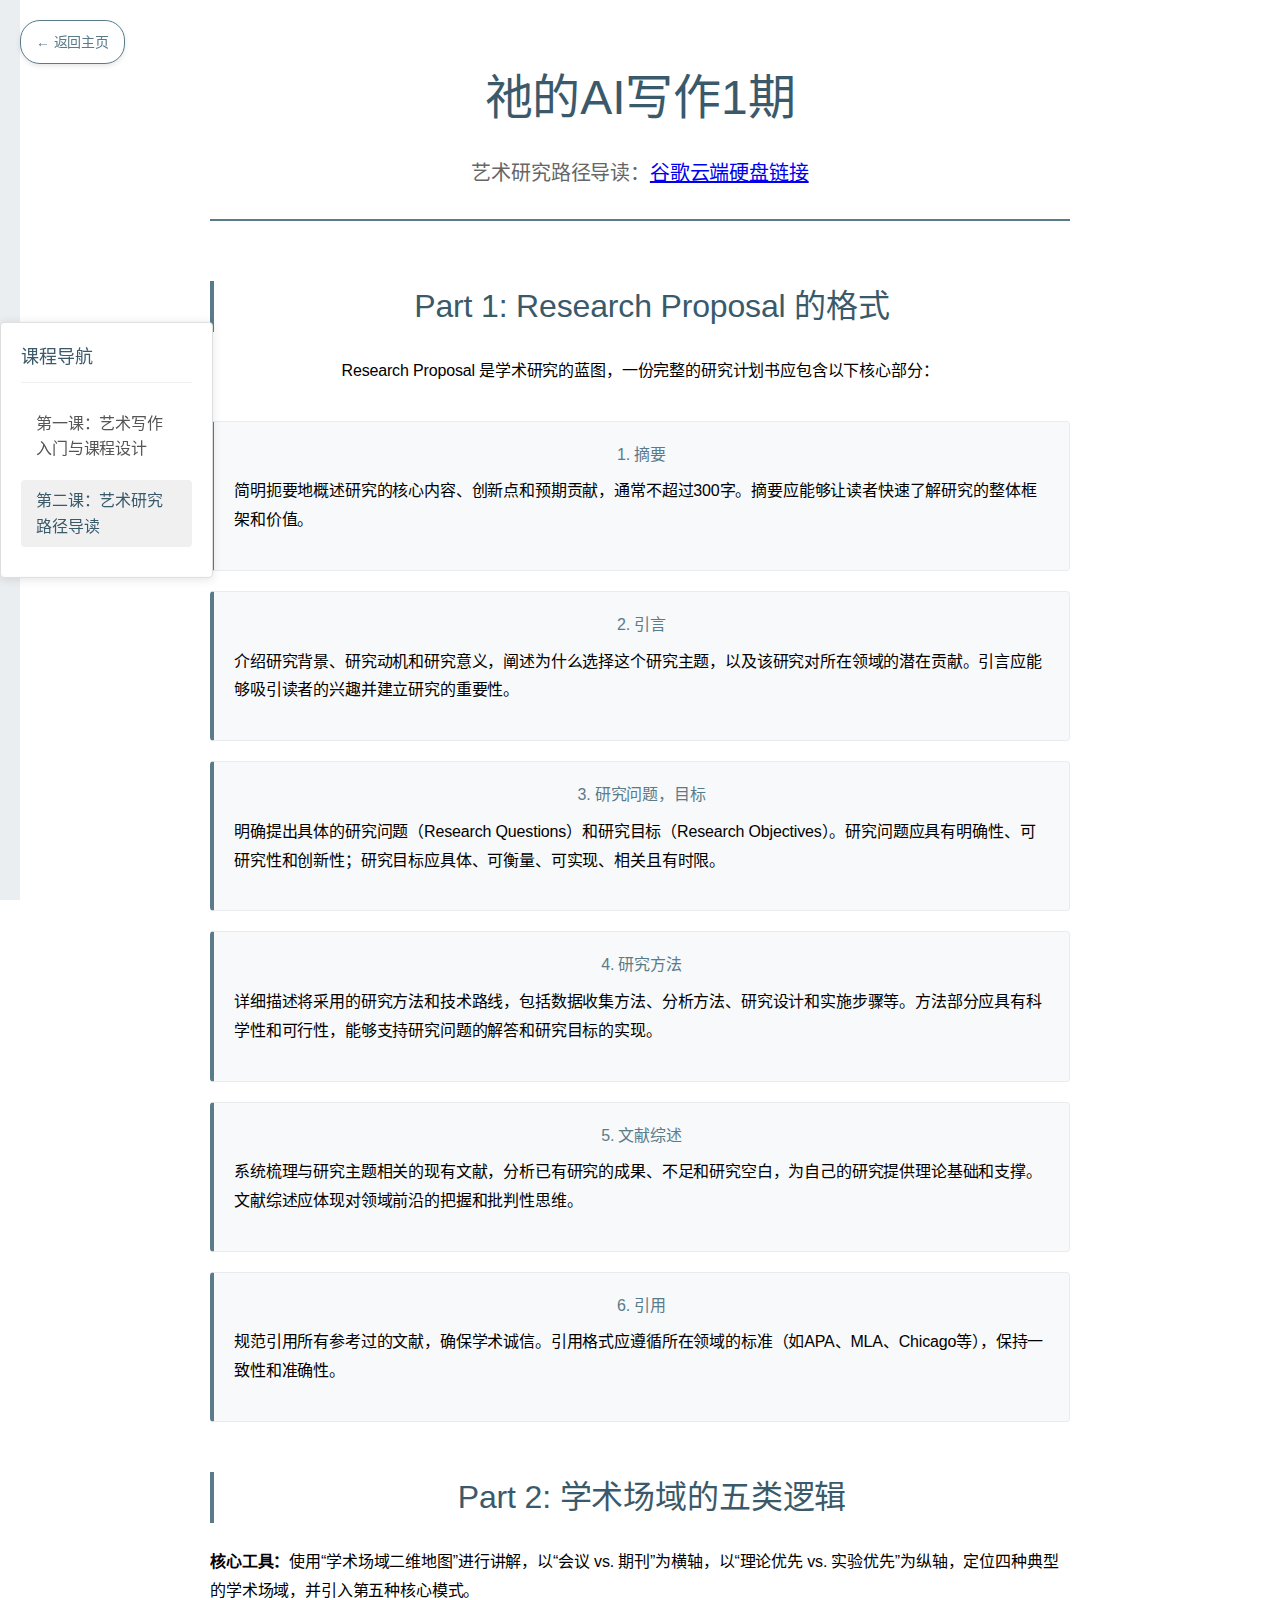
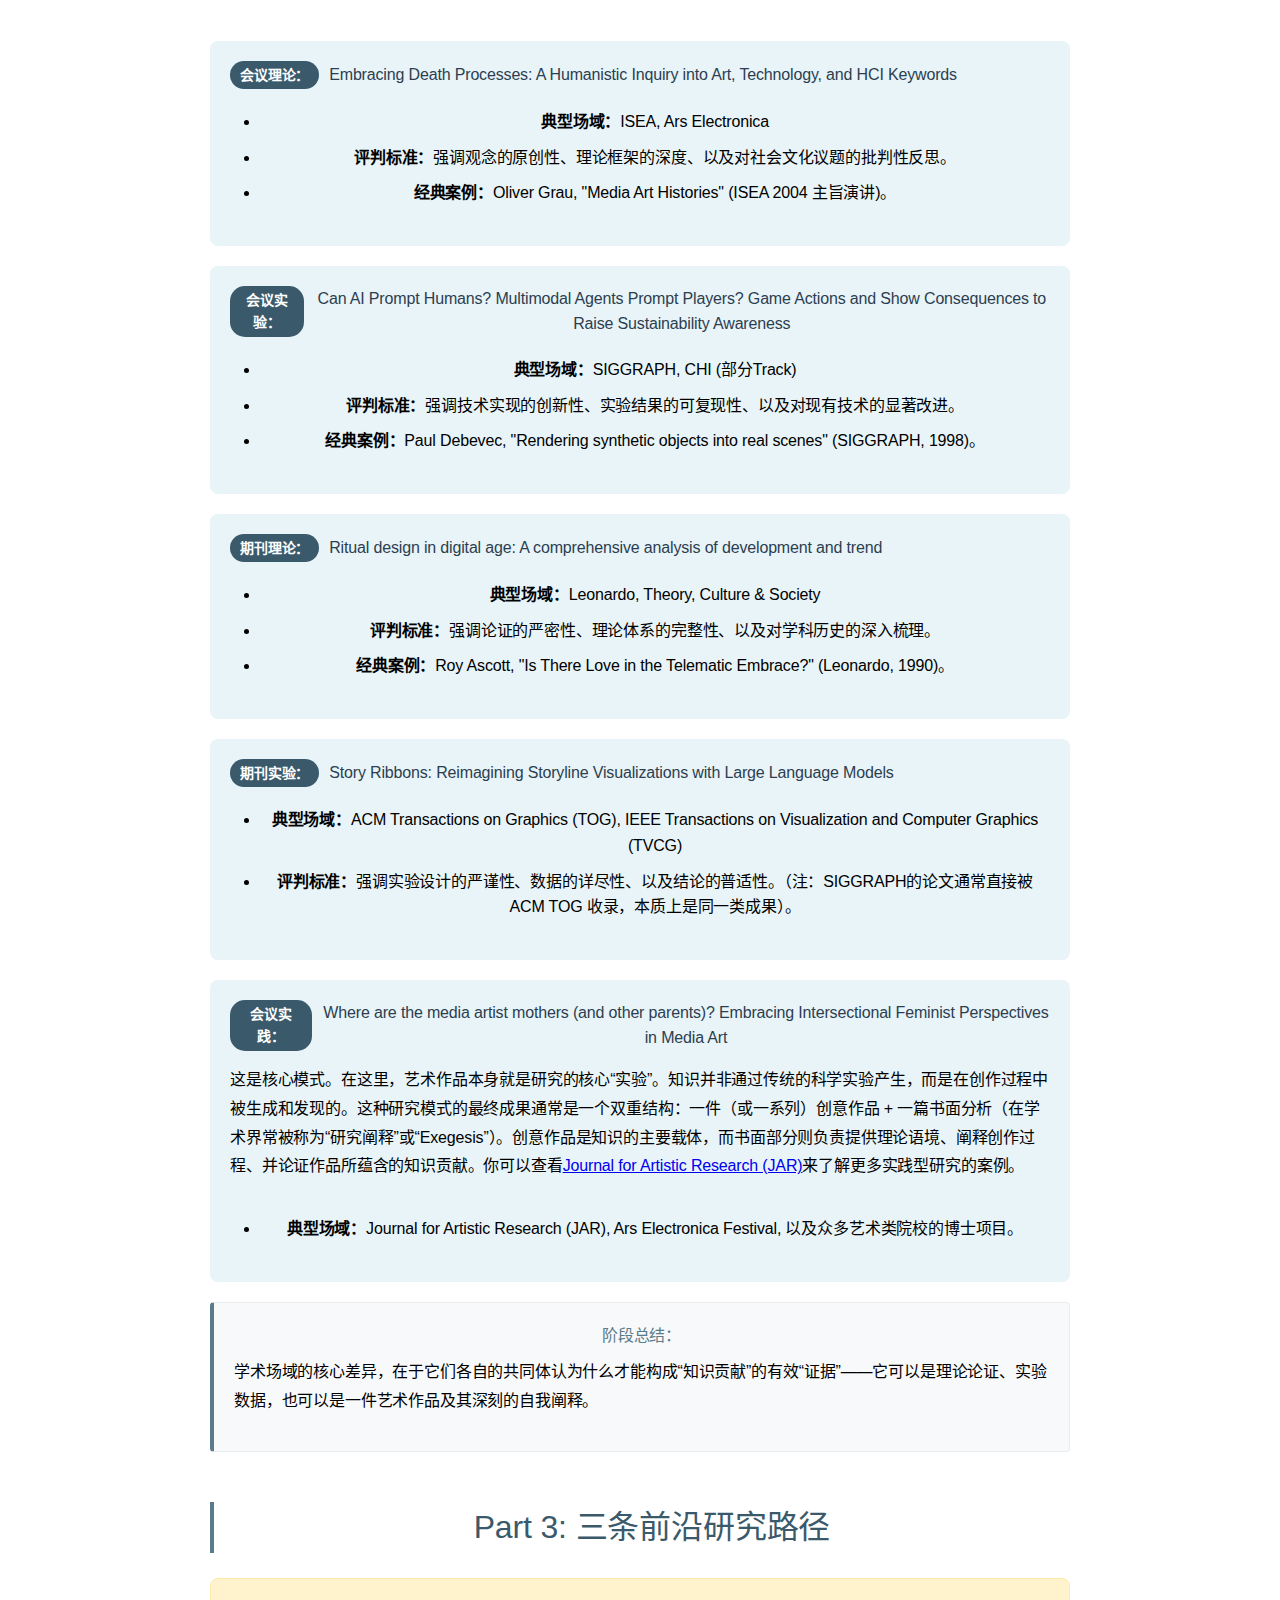
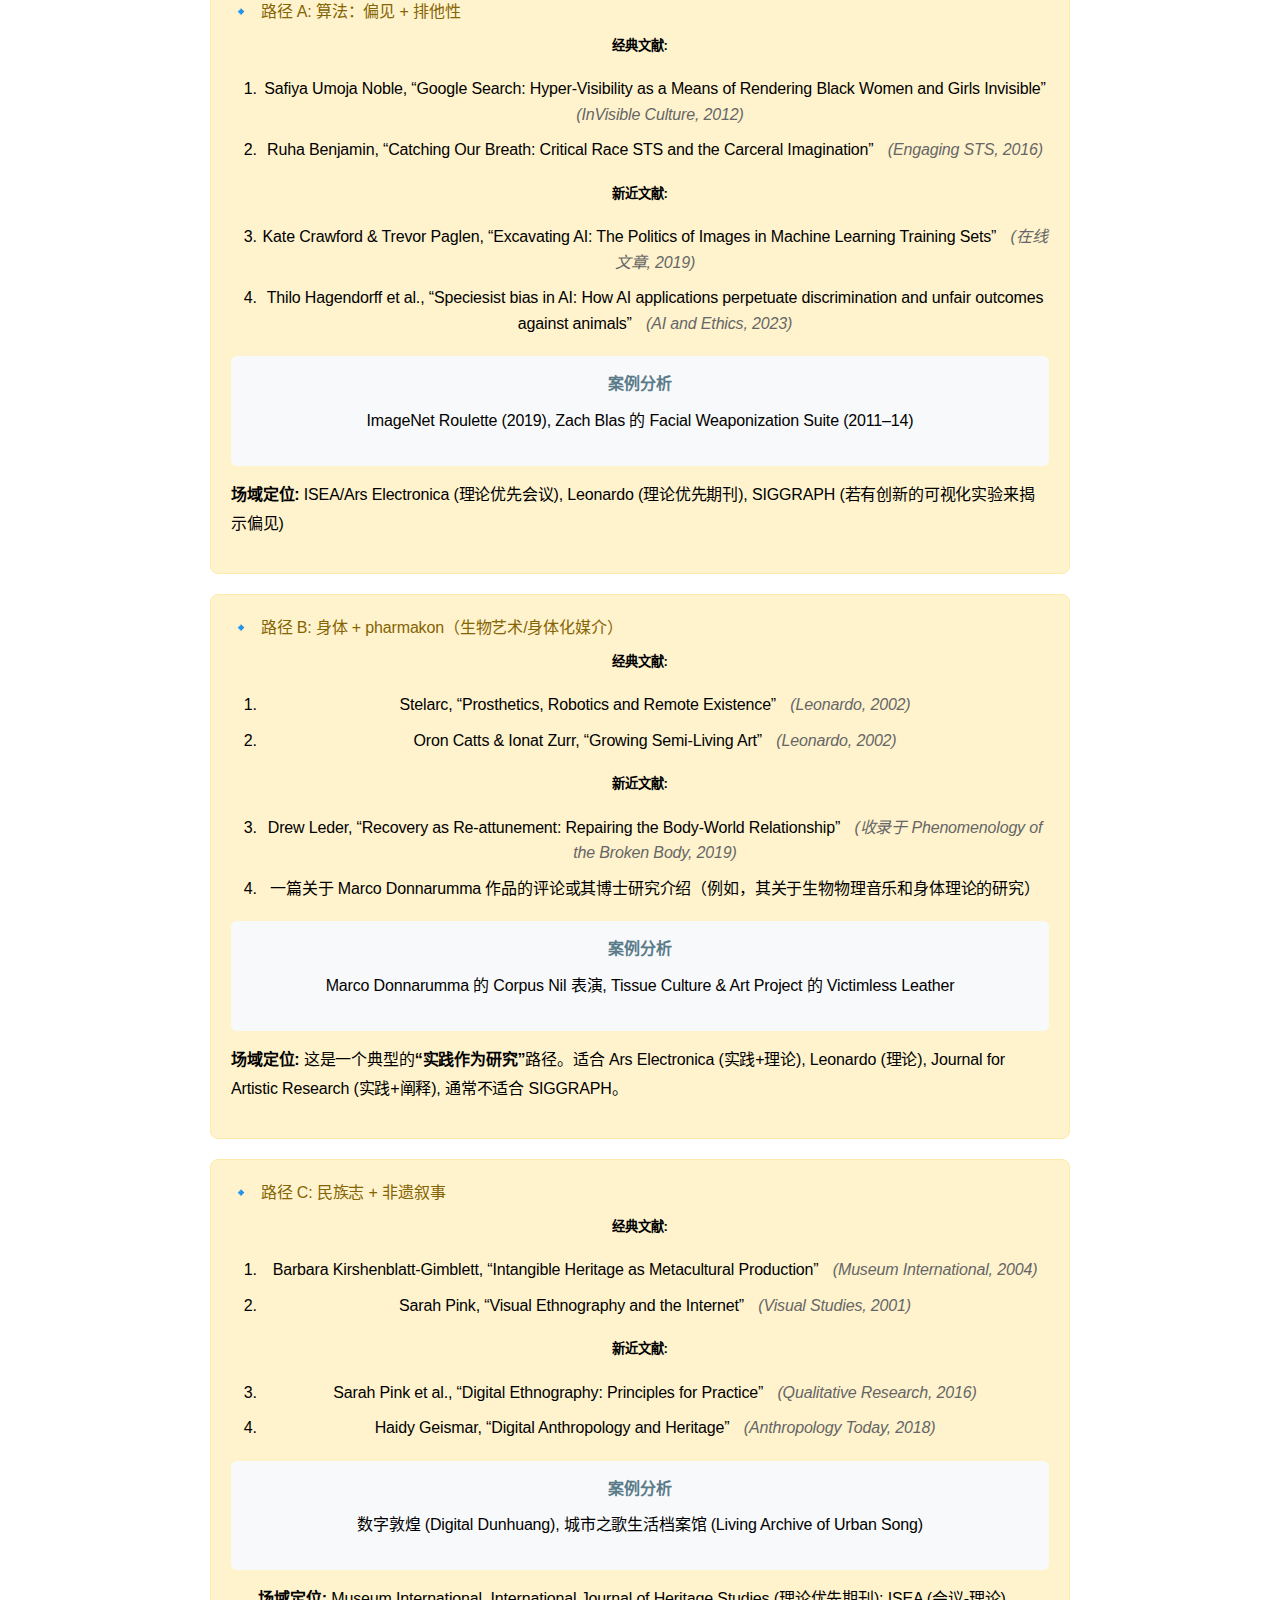
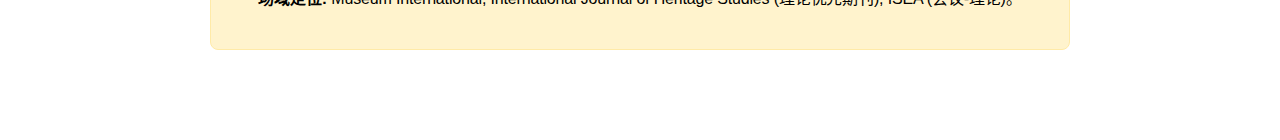
<file: ai-writing-research.html>
<!DOCTYPE html>
<html lang="zh-CN">
<head>
    <meta charset="UTF-8">
    <meta name="viewport" content="width=device-width, initial-scale=1, user-scalable=no, minimum-scale=1.0, maximum-scale=1.0">
    <title>祂的AI写作1期 - 艺术研究路径导读</title>
    <meta name="description" content="基于艺术研究路径导读的专业课程内容">
    
    <!-- 引入jQuery，因为nav-script.js需要它 -->
    <script src="https://code.jquery.com/jquery-3.6.0.min.js"></script>
    
    <!-- 引入导航脚本 -->
    <script src="nav-script.js"></script>
    
    <style>
        * {
            margin: 0;
            padding: 0;
            box-sizing: border-box;
        }
        
        body {
            font-family: 'Helvetica Neue', Arial, sans-serif;
            font-size: 16px;
            line-height: 1.6;
            background: white;
            color: #000;
            letter-spacing: -0.01em;
            overflow-x: hidden;
        }
        
        /* 左侧导航栏样式 - 修改为中间白色带线框 */
        nav.main {
            position: fixed;
            top: 50%;
            left: 0;
            transform: translateY(-50%);
            width: 16.666%;
            max-height: 80vh;
            background: white;
            border: 1px solid #ddd;
            border-radius: 4px;
            color: #333;
            padding: 20px;
            z-index: 998;
            transition: all 0.3s ease;
            box-shadow: 0 2px 10px rgba(0,0,0,0.1);
        }
        
        nav.main.hidden {
            transform: translate(-100%, -50%);
        }
        
        nav.main h3 {
            margin-bottom: 20px;
            font-size: 18px;
            font-weight: 400;
            border-bottom: 1px solid #eee;
            padding-bottom: 10px;
            color: #3a5a6b;
        }
        
        nav.main ul {
            list-style: none;
        }
        
        nav.main li {
            margin-bottom: 10px;
        }
        
        nav.main a {
            color: #555;
            text-decoration: none;
            display: block;
            padding: 8px 15px;
            border-radius: 4px;
            transition: all 0.3s ease;
        }
        
        nav.main a:hover,
        nav.main a.active {
            background: #f0f0f0;
            color: #3a5a6b;
            font-weight: 500;
        }
        
        /* 触发区域样式 */
        .nav-trigger-left {
            position: fixed;
            top: 0;
            left: 0;
            width: 20px;
            height: 100vh;
            background: rgba(58, 90, 107, 0.1);
            z-index: 997;
            cursor: pointer;
        }
        
        /* 主内容区域样式 - 调整为居中显示 */
        .container {
            max-width: 900px;
            margin: 0 auto;
            padding: 60px 20px 40px 20px;
            transition: all 0.3s ease;
            text-align: center;
        }
        
        /* 当导航栏隐藏时，内容区域保持居中 */
        .nav-hidden .container {
            margin: 0 auto;
        }
        
        .header {
            text-align: center;
            margin-bottom: 60px;
            padding-bottom: 30px;
            border-bottom: 2px solid #5a7c8a;
        }
        
        .header h1 {
            font-size: 48px;
            font-weight: 300;
            color: #3a5a6b;
            margin-bottom: 20px;
        }
        
        .header .subtitle {
            font-size: 20px;
            color: #666;
            font-weight: 300;
        }
        
        .back-link {
            position: fixed;
            top: 20px;
            left: 20px;
            z-index: 999;
            color: #5a7c8a;
            font-size: 14px;
            text-decoration: none;
            padding: 10px 15px;
            border: 1px solid #5a7c8a;
            border-radius: 20px;
            background: white;
            transition: all 0.3s ease;
            box-shadow: 0 2px 5px rgba(0,0,0,0.1);
        }
        
        /* 当导航栏隐藏时，返回链接位置保持不变 */
        .nav-hidden .back-link {
            left: 20px;
        }
        
        .back-link:hover {
            background: #5a7c8a;
            color: white;
        }
        
        .content-section {
            margin-bottom: 50px;
        }
        
        .content-section h2 {
            font-size: 32px;
            font-weight: 400;
            color: #3a5a6b;
            margin-bottom: 25px;
            border-left: 4px solid #5a7c8a;
            padding-left: 20px;
        }
        
        .content-section h3 {
            font-size: 24px;
            font-weight: 500;
            color: #2c3e50;
            margin: 30px 0 15px 0;
        }
        
        .content-section h4 {
            font-size: 16px;
            font-weight: 500;
            color: #34495e;
            margin: 25px 0 10px 0;
        }
        
        .content-section p {
            margin-bottom: 15px;
            line-height: 1.8;
            text-align: left;
            max-width: 100%;
            display: inline-block;
        }
        
        .content-section ul, .content-section ol {
            margin: 20px 0;
            padding-left: 30px;
        }
        
        .content-section li {
            margin-bottom: 10px;
            line-height: 1.6;
        }
        
        .highlight-box {
            background: #f8f9fa;
            border: 1px solid #e9ecef;
            border-left: 4px solid #5a7c8a;
            padding: 20px;
            margin: 20px 0;
            border-radius: 4px;
        }
        
        .highlight-box h4 {
            color: #5a7c8a;
            margin-top: 0;
        }
        
        .field-quadrant {
            background: #e8f4f8;
            border-radius: 8px;
            padding: 20px;
            margin: 20px 0;
        }
        
        .field-quadrant h4 {
            color: #2c3e50;
            margin-top: 0;
            margin-bottom: 15px;
            display: flex;
            align-items: center;
        }
        
        .field-quadrant h4 strong {
            background: #3a5a6b;
            color: white;
            padding: 3px 10px;
            border-radius: 15px;
            font-size: 14px;
            margin-right: 10px;
        }
        
        .research-path {
            background: #fff3cd;
            border: 1px solid #ffeaa7;
            border-radius: 8px;
            padding: 20px;
            margin: 20px 0;
        }
        
        .research-path h4 {
            color: #856404;
            margin-top: 0;
            display: flex;
            align-items: center;
        }
        
        .research-path h4:before {
            content: "🔹";
            margin-right: 10px;
        }
        
        .research-path ul {
            margin-top: 10px;
        }
        
        .classic-ref {
            font-style: italic;
            color: #666;
            margin-left: 10px;
        }
        
        .recent-ref {
            font-style: italic;
            color: #666;
            margin-left: 10px;
        }
        
        .case-analysis {
            background: #f8f9fa;
            border-radius: 6px;
            padding: 15px;
            margin: 15px 0;
        }
        
        .case-analysis h5 {
            color: #5a7c8a;
            margin-bottom: 10px;
            font-size: 16px;
        }
        
        /* 响应式设计 */
        @media (max-width: 1200px) {
            nav.main {
                width: 200px;
            }
            
            .container {
                margin-left: 200px;
            }
            
            .back-link {
                left: 200px;
            }
        }
        
        @media (max-width: 768px) {
            nav.main {
                width: 100%;
            }
            
            .container {
                padding: 20px 15px;
                margin-left: 0;
            }
            
            .header h1 {
                font-size: 36px;
            }
            
            .content-section h2 {
                font-size: 28px;
            }
            
            .back-link {
                position: static;
                display: inline-block;
                margin-bottom: 20px;
                left: auto;
                margin-left: 0;
            }
        }
    </style>
</head>

<body>
    <!-- 左侧导航栏 -->
    <nav class="main">
        <h3>课程导航</h3>
        <ul>
            <li><a href="ai-writing-course.html">第一课：艺术写作入门与课程设计</a></li>
            <li><a href="ai-writing-research.html" class="active">第二课：艺术研究路径导读</a></li>
        </ul>
    </nav>
    
    <!-- 导航触发区域 -->
    <div class="nav-trigger-left"></div>
    
    <!-- 返回链接 -->
    <a href="index.html" class="back-link">← 返回主页</a>
    
    <div class="container">
        <div class="header">
            <h1>祂的AI写作1期</h1>
            <div class="subtitle">艺术研究路径导读：<a href="https://drive.google.com/drive/folders/1_ggQqUh9qOsBgzR6FVtTEjvJLLFXwviV?usp=drive_link" target="_blank">谷歌云端硬盘链接</a></div>
        </div>

        <div class="content-section">
            <h2>Part 1: Research Proposal 的格式</h2>
            
            <p>Research Proposal 是学术研究的蓝图，一份完整的研究计划书应包含以下核心部分：</p>
            
            <div class="highlight-box">
                <h4>1. 摘要</h4>
                <p>简明扼要地概述研究的核心内容、创新点和预期贡献，通常不超过300字。摘要应能够让读者快速了解研究的整体框架和价值。</p>
            </div>
            
            <div class="highlight-box">
                <h4>2. 引言</h4>
                <p>介绍研究背景、研究动机和研究意义，阐述为什么选择这个研究主题，以及该研究对所在领域的潜在贡献。引言应能够吸引读者的兴趣并建立研究的重要性。</p>
            </div>
            
            <div class="highlight-box">
                <h4>3. 研究问题，目标</h4>
                <p>明确提出具体的研究问题（Research Questions）和研究目标（Research Objectives）。研究问题应具有明确性、可研究性和创新性；研究目标应具体、可衡量、可实现、相关且有时限。</p>
            </div>
            
            <div class="highlight-box">
                <h4>4. 研究方法</h4>
                <p>详细描述将采用的研究方法和技术路线，包括数据收集方法、分析方法、研究设计和实施步骤等。方法部分应具有科学性和可行性，能够支持研究问题的解答和研究目标的实现。</p>
            </div>
            
            <div class="highlight-box">
                <h4>5. 文献综述</h4>
                <p>系统梳理与研究主题相关的现有文献，分析已有研究的成果、不足和研究空白，为自己的研究提供理论基础和支撑。文献综述应体现对领域前沿的把握和批判性思维。</p>
            </div>
            
            <div class="highlight-box">
                <h4>6. 引用</h4>
                <p>规范引用所有参考过的文献，确保学术诚信。引用格式应遵循所在领域的标准（如APA、MLA、Chicago等），保持一致性和准确性。</p>
            </div>
        </div>

        <div class="content-section">
            <h2>Part 2: 学术场域的五类逻辑</h2>
            
            <p><strong>核心工具：</strong>使用“学术场域二维地图”进行讲解，以“会议 vs. 期刊”为横轴，以“理论优先 vs. 实验优先”为纵轴，定位四种典型的学术场域，并引入第五种核心模式。</p>
            
            <div class="field-quadrant">
                <h4><strong>会议理论：</strong>Embracing Death Processes:

 A Humanistic Inquiry into

 Art, Technology, and HCI

 Keywords</h4>
                <ul>
                    <li><strong>典型场域：</strong>ISEA, Ars Electronica</li>
                    <li><strong>评判标准：</strong>强调观念的原创性、理论框架的深度、以及对社会文化议题的批判性反思。</li>
                    <li><strong>经典案例：</strong>Oliver Grau, "Media Art Histories" (ISEA 2004 主旨演讲)。</li>
                </ul>
            </div>
            
            <div class="field-quadrant">
                <h4><strong>会议实验：</strong>Can AI Prompt Humans? Multimodal Agents Prompt Players?

 Game Actions and Show Consequences to Raise Sustainability

 Awareness</h4>
                <ul>
                    <li><strong>典型场域：</strong>SIGGRAPH, CHI (部分Track)</li>
                    <li><strong>评判标准：</strong>强调技术实现的创新性、实验结果的可复现性、以及对现有技术的显著改进。</li>
                    <li><strong>经典案例：</strong>Paul Debevec, "Rendering synthetic objects into real scenes" (SIGGRAPH, 1998)。</li>
                </ul>
            </div>
            
            <div class="field-quadrant">
                <h4><strong>期刊理论：</strong>Ritual design in digital age: A comprehensive

 analysis of development and trend</h4>
                <ul>
                    <li><strong>典型场域：</strong>Leonardo, Theory, Culture & Society</li>
                    <li><strong>评判标准：</strong>强调论证的严密性、理论体系的完整性、以及对学科历史的深入梳理。</li>
                    <li><strong>经典案例：</strong>Roy Ascott, "Is There Love in the Telematic Embrace?" (Leonardo, 1990)。</li>
                </ul>
            </div>
            
            <div class="field-quadrant">
                <h4><strong>期刊实验：</strong>Story Ribbons: Reimagining Storyline Visualizations with

 Large Language Models</h4>
                <ul>
                    <li><strong>典型场域：</strong>ACM Transactions on Graphics (TOG), IEEE Transactions on Visualization and Computer Graphics (TVCG)</li>
                    <li><strong>评判标准：</strong>强调实验设计的严谨性、数据的详尽性、以及结论的普适性。（注：SIGGRAPH的论文通常直接被 ACM TOG 收录，本质上是同一类成果）。</li>
                </ul>
            </div>
            
            <div class="field-quadrant">
                <h4><strong>会议实践：</strong>Where are the media artist

 mothers (and other parents)?

 Embracing Intersectional

 Feminist Perspectives

 in Media Art</h4>
                <p>这是核心模式。在这里，艺术作品本身就是研究的核心“实验”。知识并非通过传统的科学实验产生，而是在创作过程中被生成和发现的。这种研究模式的最终成果通常是一个双重结构：一件（或一系列）创意作品 + 一篇书面分析（在学术界常被称为“研究阐释”或“Exegesis”）。创意作品是知识的主要载体，而书面部分则负责提供理论语境、阐释创作过程、并论证作品所蕴含的知识贡献。你可以查看<a href="https://jar-online.net/" target="_blank">Journal for Artistic Research (JAR)</a>来了解更多实践型研究的案例。</p>
                <ul>
                    <li><strong>典型场域：</strong>Journal for Artistic Research (JAR), Ars Electronica Festival, 以及众多艺术类院校的博士项目。</li>
                </ul>
            </div>
            
            <div class="highlight-box">
                <h4>阶段总结：</h4>
                <p>学术场域的核心差异，在于它们各自的共同体认为什么才能构成“知识贡献”的有效“证据”——它可以是理论论证、实验数据，也可以是一件艺术作品及其深刻的自我阐释。</p>
            </div>
        </div>

        <div class="content-section">
            <h2>Part 3: 三条前沿研究路径</h2>
            
            <div class="research-path">
                <h4>路径 A: 算法：偏见 + 排他性</h4>
                
                <h5>经典文献:</h5>
                <ol>
                    <li>Safiya Umoja Noble, “Google Search: Hyper-Visibility as a Means of Rendering Black Women and Girls Invisible” <span class="classic-ref">(InVisible Culture, 2012)</span></li>
                    <li>Ruha Benjamin, “Catching Our Breath: Critical Race STS and the Carceral Imagination” <span class="classic-ref">(Engaging STS, 2016)</span></li>
                </ol>
                
                <h5>新近文献:</h5>
                <ol start="3">
                    <li>Kate Crawford & Trevor Paglen, “Excavating AI: The Politics of Images in Machine Learning Training Sets” <span class="recent-ref">(在线文章, 2019)</span></li>
                    <li>Thilo Hagendorff et al., “Speciesist bias in AI: How AI applications perpetuate discrimination and unfair outcomes against animals” <span class="recent-ref">(AI and Ethics, 2023)</span></li>
                </ol>
                
                <div class="case-analysis">
                    <h5>案例分析</h5>
                    <p>ImageNet Roulette (2019), Zach Blas 的 Facial Weaponization Suite (2011–14)</p>
                </div>
                
                <p><strong>场域定位:</strong> ISEA/Ars Electronica (理论优先会议), Leonardo (理论优先期刊), SIGGRAPH (若有创新的可视化实验来揭示偏见)</p>
            </div>
            
            <div class="research-path">
                <h4>路径 B: 身体 + pharmakon（生物艺术/身体化媒介）</h4>
                
                <h5>经典文献:</h5>
                <ol>
                    <li>Stelarc, “Prosthetics, Robotics and Remote Existence” <span class="classic-ref">(Leonardo, 2002)</span></li>
                    <li>Oron Catts & Ionat Zurr, “Growing Semi-Living Art” <span class="classic-ref">(Leonardo, 2002)</span></li>
                </ol>
                
                <h5>新近文献:</h5>
                <ol start="3">
                    <li>Drew Leder, “Recovery as Re-attunement: Repairing the Body-World Relationship” <span class="recent-ref">(收录于 Phenomenology of the Broken Body, 2019)</span></li>
                    <li>一篇关于 Marco Donnarumma 作品的评论或其博士研究介绍（例如，其关于生物物理音乐和身体理论的研究）</li>
                </ol>
                
                <div class="case-analysis">
                    <h5>案例分析</h5>
                    <p>Marco Donnarumma 的 Corpus Nil 表演, Tissue Culture & Art Project 的 Victimless Leather</p>
                </div>
                
                <p><strong>场域定位:</strong> 这是一个典型的<strong>“实践作为研究”</strong>路径。适合 Ars Electronica (实践+理论), Leonardo (理论), Journal for Artistic Research (实践+阐释), 通常不适合 SIGGRAPH。</p>
            </div>
            
            <div class="research-path">
                <h4>路径 C: 民族志 + 非遗叙事</h4>
                
                <h5>经典文献:</h5>
                <ol>
                    <li>Barbara Kirshenblatt-Gimblett, “Intangible Heritage as Metacultural Production” <span class="classic-ref">(Museum International, 2004)</span></li>
                    <li>Sarah Pink, “Visual Ethnography and the Internet” <span class="classic-ref">(Visual Studies, 2001)</span></li>
                </ol>
                
                <h5>新近文献:</h5>
                <ol start="3">
                    <li>Sarah Pink et al., “Digital Ethnography: Principles for Practice” <span class="recent-ref">(Qualitative Research, 2016)</span></li>
                    <li>Haidy Geismar, “Digital Anthropology and Heritage” <span class="recent-ref">(Anthropology Today, 2018)</span></li>
                </ol>
                
                <div class="case-analysis">
                    <h5>案例分析</h5>
                    <p>数字敦煌 (Digital Dunhuang), 城市之歌生活档案馆 (Living Archive of Urban Song)</p>
                </div>
                
                <p><strong>场域定位:</strong> Museum International, International Journal of Heritage Studies (理论优先期刊); ISEA (会议-理论)。</p>
            </div>
        </div>
    </div>
    
    <!-- 引入导航脚本 -->
    <script src="nav-script.js"></script>
    
    <script>
        // 简单的页面交互功能
        document.addEventListener('DOMContentLoaded', function() {
            // 为所有卡片添加点击效果
            const cards = document.querySelectorAll('.field-quadrant, .research-path, .case-analysis');
            cards.forEach(card => {
                card.addEventListener('click', function() {
                    this.style.transform = 'scale(1.01)';
                    setTimeout(() => {
                        this.style.transform = '';
                    }, 200);
                });
            });
        });
    </script>
</body>
</html>
</file>
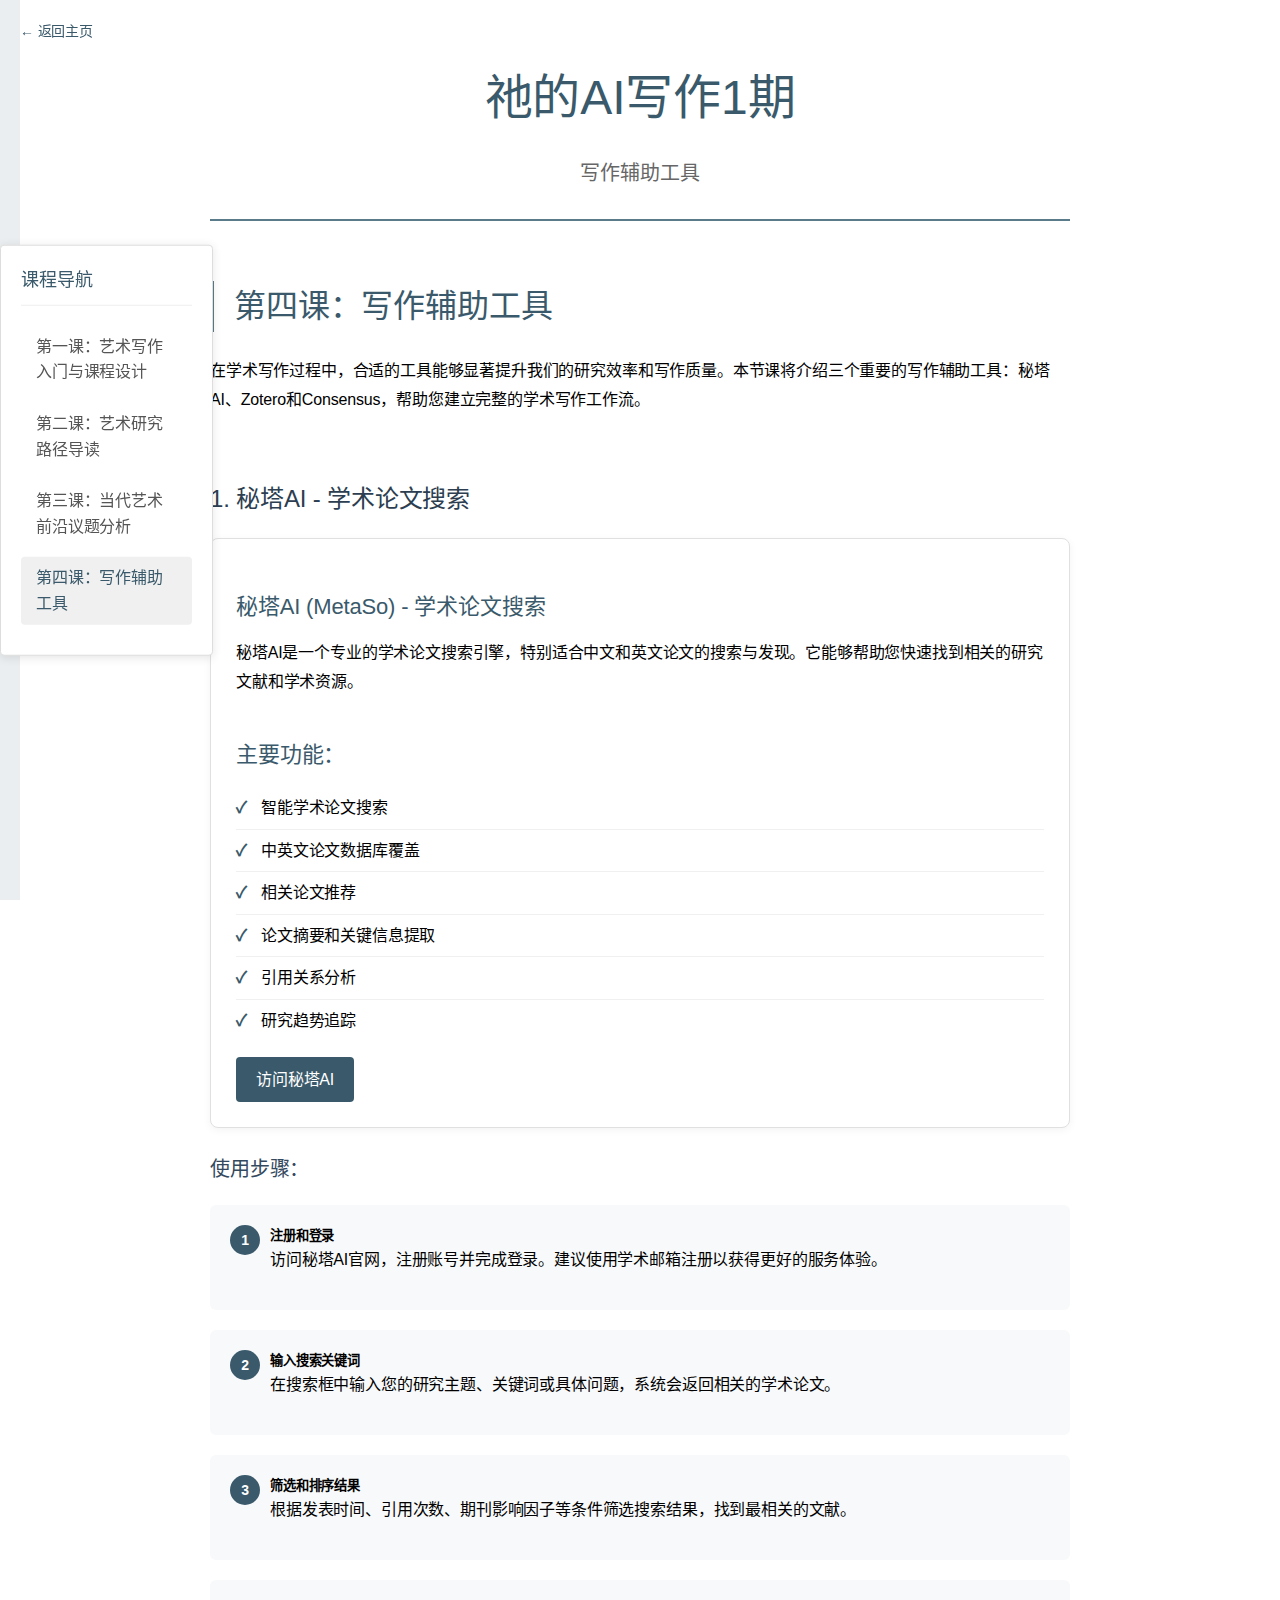
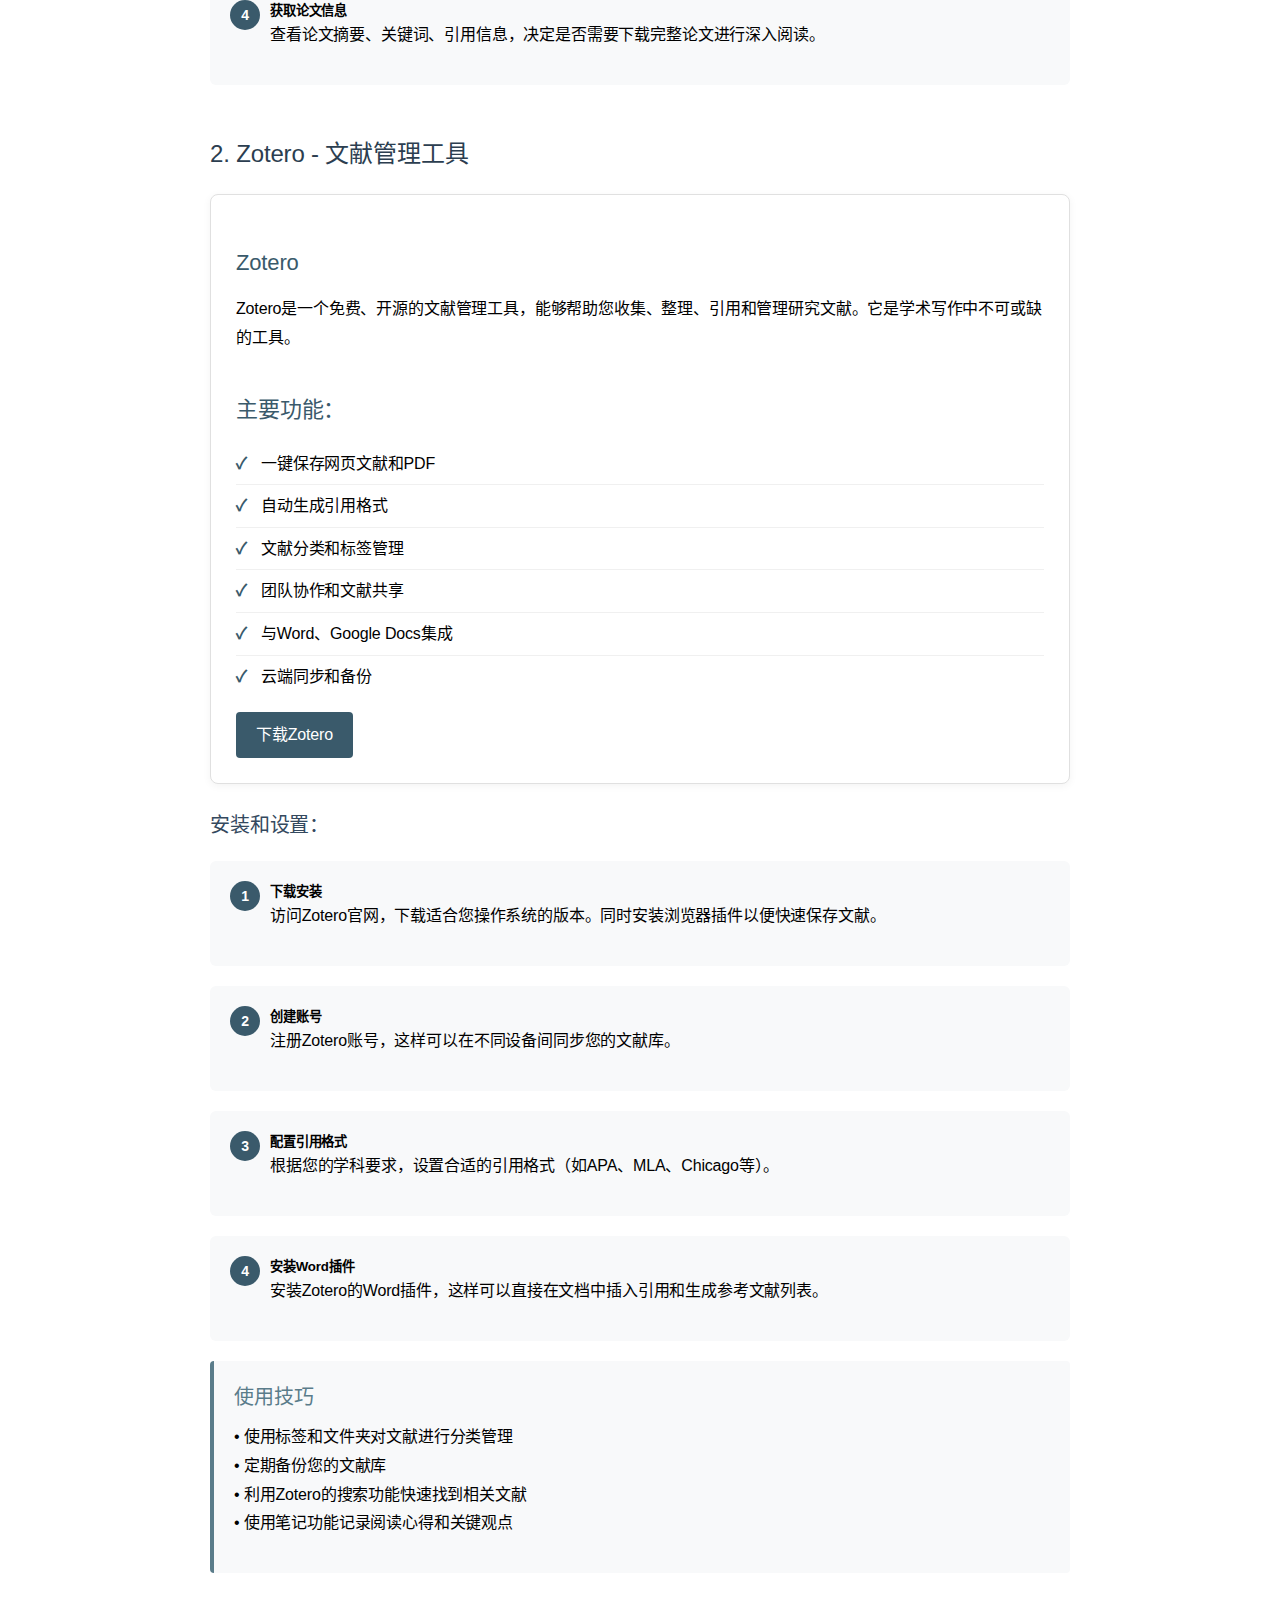
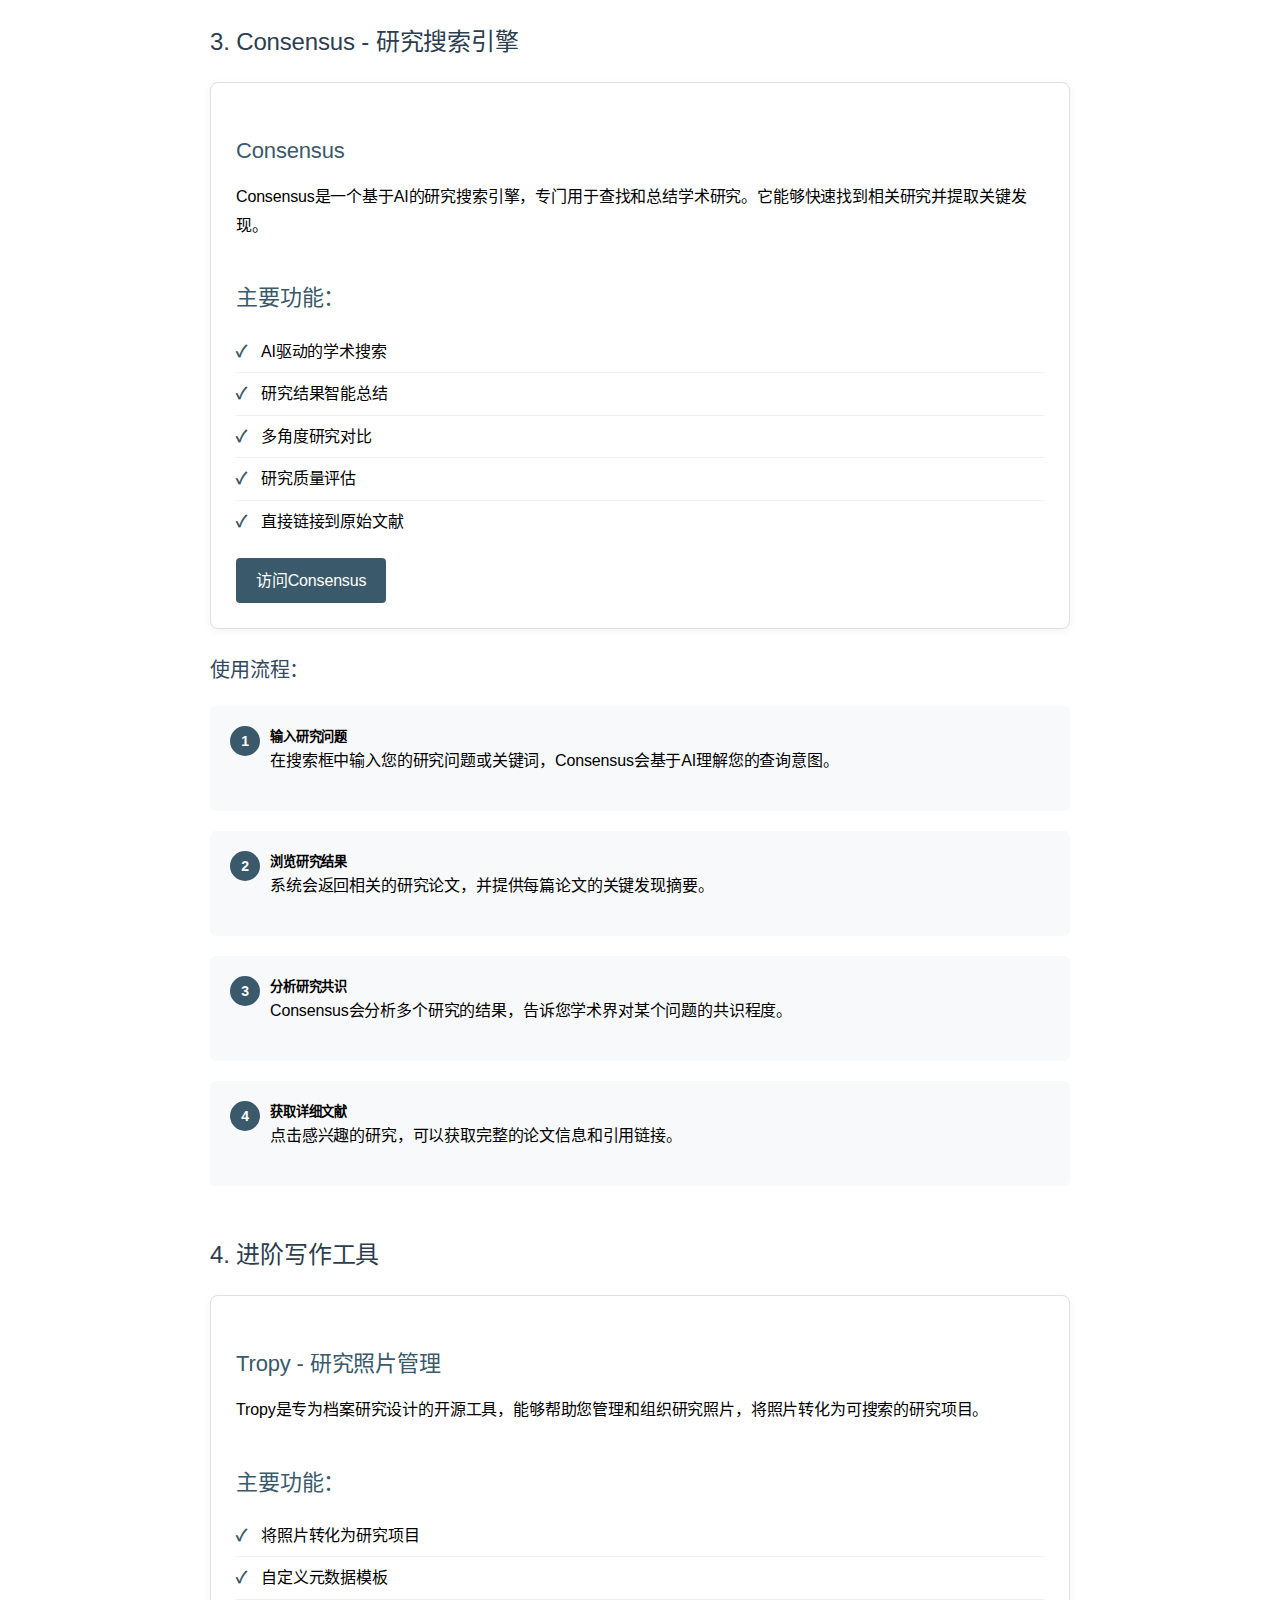
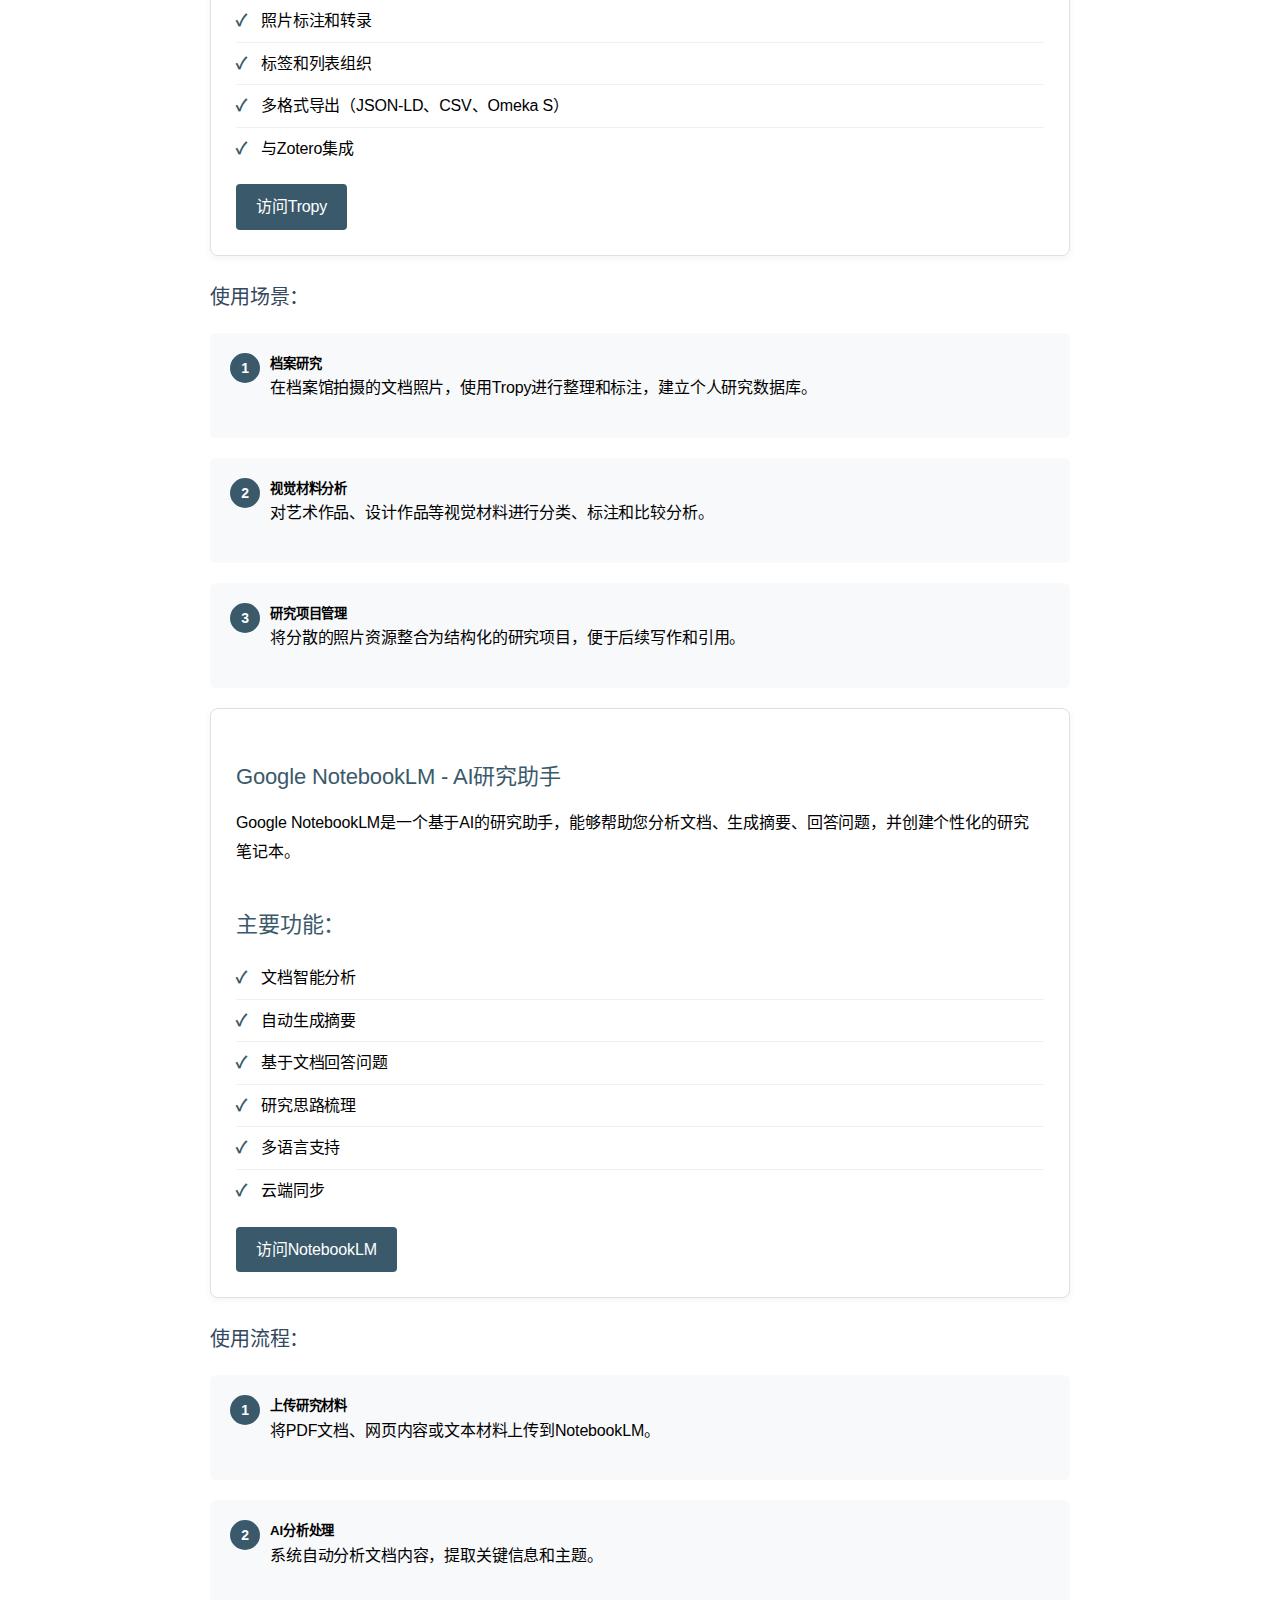
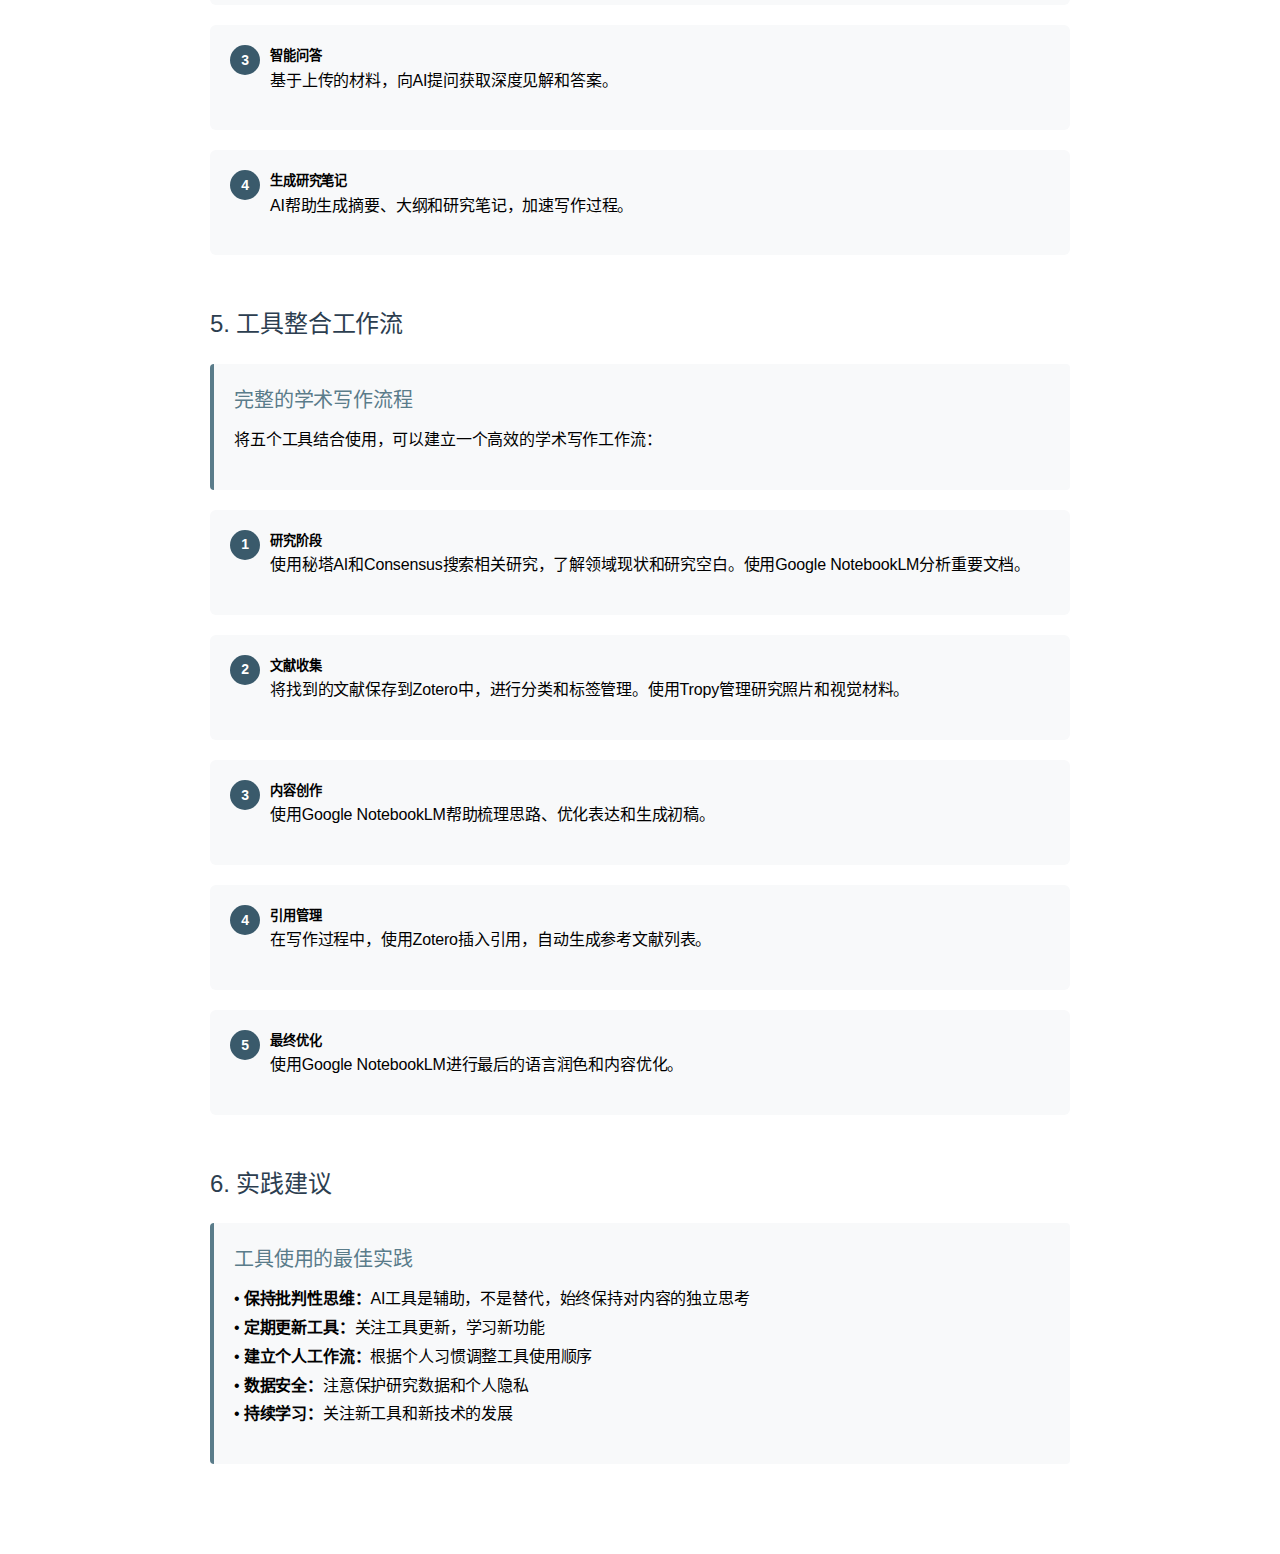
<file: ai-writing-tools.html>
<!DOCTYPE html>
<html lang="zh-CN">
<head>
    <meta charset="UTF-8">
    <meta name="viewport" content="width=device-width, initial-scale=1, user-scalable=no, minimum-scale=1.0, maximum-scale=1.0">
    <title>祂的AI写作1期 - 写作辅助工具</title>
    <meta name="description" content="基于写作辅助工具的专业课程内容">
    
    <!-- 引入jQuery，因为nav-script.js需要它 -->
    <script src="https://code.jquery.com/jquery-3.6.0.min.js"></script>
    
    <!-- 引入导航脚本 -->
    <script src="nav-script.js"></script>
    
    <style>
        * {
            margin: 0;
            padding: 0;
            box-sizing: border-box;
        }
        
        body {
            font-family: 'Helvetica Neue', Arial, sans-serif;
            font-size: 16px;
            line-height: 1.6;
            background: white;
            color: #000;
            letter-spacing: -0.01em;
            overflow-x: hidden;
        }
        
        /* 左侧导航栏样式 - 修改为中间白色带线框 */
        nav.main {
            position: fixed;
            top: 50%;
            left: 0;
            transform: translateY(-50%);
            width: 16.666%;
            max-height: 80vh;
            background: white;
            border: 1px solid #ddd;
            border-radius: 4px;
            color: #333;
            padding: 20px;
            z-index: 998;
            transition: all 0.3s ease;
            box-shadow: 0 2px 10px rgba(0,0,0,0.1);
        }
        
        nav.main.hidden {
            transform: translate(-100%, -50%);
        }
        
        nav.main h3 {
            margin-bottom: 20px;
            font-size: 18px;
            font-weight: 400;
            border-bottom: 1px solid #eee;
            padding-bottom: 10px;
            color: #3a5a6b;
        }
        
        nav.main ul {
            list-style: none;
        }
        
        nav.main li {
            margin-bottom: 10px;
        }
        
        nav.main a {
            color: #555;
            text-decoration: none;
            display: block;
            padding: 8px 15px;
            border-radius: 4px;
            transition: all 0.3s ease;
        }
        
        nav.main a:hover,
        nav.main a.active {
            background: #f0f0f0;
            color: #3a5a6b;
            font-weight: 500;
        }
        
        /* 触发区域样式 */
        .nav-trigger-left {
            position: fixed;
            top: 0;
            left: 0;
            width: 20px;
            height: 100vh;
            background: rgba(58, 90, 107, 0.1);
            z-index: 997;
            cursor: pointer;
        }
        
        /* 主内容区域样式 - 调整为居中显示 */
        .container {
            max-width: 900px;
            margin: 0 auto;
            padding: 60px 20px 40px 20px;
            transition: all 0.3s ease;
            text-align: center;
        }
        
        /* 当导航栏隐藏时，内容区域保持居中 */
        .nav-hidden .container {
            margin: 0 auto;
        }
        
        /* 返回链接样式 */
        .back-link {
            position: fixed;
            top: 20px;
            left: 20px;
            color: #3a5a6b;
            text-decoration: none;
            font-size: 14px;
            transition: all 0.3s ease;
            z-index: 999;
        }
        
        .back-link:hover {
            color: #2c4a5b;
        }
        
        /* 标题样式 */
        .header {
            text-align: center;
            margin-bottom: 60px;
            padding-bottom: 30px;
            border-bottom: 2px solid #5a7c8a;
        }
        
        .header h1 {
            font-size: 48px;
            font-weight: 300;
            color: #3a5a6b;
            margin-bottom: 20px;
        }
        
        .header .subtitle {
            font-size: 20px;
            color: #666;
        }
        
        /* 内容区域样式 */
        .content-section {
            margin-bottom: 50px;
            text-align: left;
        }
        
        .content-section h2 {
            font-size: 32px;
            font-weight: 400;
            color: #3a5a6b;
            margin-bottom: 25px;
            border-left: 4px solid #5a7c8a;
            padding-left: 20px;
        }
        
        .content-section h3 {
            font-size: 24px;
            font-weight: 500;
            color: #2c3e50;
            margin: 30px 0 15px 0;
        }
        
        .content-section h4 {
            font-size: 20px;
            font-weight: 500;
            color: #34495e;
            margin: 25px 0 10px 0;
        }
        
        .content-section p {
            margin-bottom: 15px;
            line-height: 1.8;
            text-align: left;
            max-width: 100%;
            display: inline-block;
        }
        
        /* 高亮框样式 */
        .highlight-box {
            background: #f8f9fa;
            border-left: 4px solid #5a7c8a;
            padding: 20px;
            margin: 20px 0;
            border-radius: 4px;
        }
        
        .highlight-box h4 {
            color: #5a7c8a;
            margin-top: 0;
        }
        
        /* 工具介绍卡片样式 */
        .tool-card {
            background: white;
            border: 1px solid #e0e0e0;
            border-radius: 8px;
            padding: 25px;
            margin: 20px 0;
            box-shadow: 0 2px 8px rgba(0,0,0,0.05);
            transition: all 0.3s ease;
        }
        
        .tool-card:hover {
            box-shadow: 0 4px 16px rgba(0,0,0,0.1);
            transform: translateY(-2px);
        }
        
        .tool-card h4 {
            color: #3a5a6b;
            margin-bottom: 15px;
            font-size: 22px;
        }
        
        .tool-card .tool-link {
            display: inline-block;
            background: #3a5a6b;
            color: white;
            padding: 10px 20px;
            text-decoration: none;
            border-radius: 4px;
            margin-top: 15px;
            transition: all 0.3s ease;
        }
        
        .tool-card .tool-link:hover {
            background: #2c4a5b;
            transform: translateY(-1px);
        }
        
        /* 功能列表样式 */
        .feature-list {
            list-style: none;
            padding-left: 0;
        }
        
        .feature-list li {
            padding: 8px 0;
            border-bottom: 1px solid #f0f0f0;
            position: relative;
            padding-left: 25px;
        }
        
        .feature-list li:before {
            content: "✓";
            position: absolute;
            left: 0;
            color: #3a5a6b;
            font-weight: bold;
        }
        
        .feature-list li:last-child {
            border-bottom: none;
        }
        
        /* 使用步骤样式 */
        .steps {
            counter-reset: step-counter;
        }
        
        .step {
            counter-increment: step-counter;
            margin: 20px 0;
            padding: 20px;
            background: #f8f9fa;
            border-radius: 6px;
            position: relative;
            padding-left: 60px;
        }
        
        .step:before {
            content: counter(step-counter);
            position: absolute;
            left: 20px;
            top: 20px;
            background: #3a5a6b;
            color: white;
            width: 30px;
            height: 30px;
            border-radius: 50%;
            display: flex;
            align-items: center;
            justify-content: center;
            font-weight: bold;
            font-size: 14px;
        }
        
        /* 响应式设计 */
        @media (max-width: 1200px) {
            nav.main {
                width: 200px;
            }
            
            .container {
                margin-left: 200px;
            }
            
            .back-link {
                left: 200px;
            }
        }
        
        @media (max-width: 768px) {
            nav.main {
                width: 100%;
            }
            
            .container {
                padding: 20px 15px;
                margin-left: 0;
            }
            
            .header h1 {
                font-size: 36px;
            }
            
            .content-section h2 {
                font-size: 28px;
            }
            
            .content-section h3 {
                font-size: 22px;
            }
            
            .back-link {
                position: static;
                display: inline-block;
                margin-bottom: 20px;
                left: auto;
                margin-left: 0;
            }
        }
    </style>
</head>

<body>
    <!-- 左侧导航栏 -->
    <nav class="main">
        <h3>课程导航</h3>
        <ul>
            <li><a href="ai-writing-course.html">第一课：艺术写作入门与课程设计</a></li>
            <li><a href="ai-writing-research.html">第二课：艺术研究路径导读</a></li>
            <li><a href="ai-writing-contemporary.html">第三课：当代艺术前沿议题分析</a></li>
            <li><a href="ai-writing-tools.html" class="active">第四课：写作辅助工具</a></li>
        </ul>
    </nav>
    
    <!-- 导航触发区域 -->
    <div class="nav-trigger-left"></div>
    
    <!-- 返回链接 -->
    <a href="index.html" class="back-link">← 返回主页</a>
    
    <div class="container">
        <div class="header">
            <h1>祂的AI写作1期</h1>
            <div class="subtitle">写作辅助工具</div>
        </div>

        <div class="content-section">
            <h2>第四课：写作辅助工具</h2>
            <p>在学术写作过程中，合适的工具能够显著提升我们的研究效率和写作质量。本节课将介绍三个重要的写作辅助工具：秘塔AI、Zotero和Consensus，帮助您建立完整的学术写作工作流。</p>
        </div>

        <div class="content-section">
            <h3>1. 秘塔AI - 学术论文搜索</h3>
            
            <div class="tool-card">
                <h4>秘塔AI (MetaSo) - 学术论文搜索</h4>
                <p>秘塔AI是一个专业的学术论文搜索引擎，特别适合中文和英文论文的搜索与发现。它能够帮助您快速找到相关的研究文献和学术资源。</p>
                
                <h4>主要功能：</h4>
                <ul class="feature-list">
                    <li>智能学术论文搜索</li>
                    <li>中英文论文数据库覆盖</li>
                    <li>相关论文推荐</li>
                    <li>论文摘要和关键信息提取</li>
                    <li>引用关系分析</li>
                    <li>研究趋势追踪</li>
                </ul>
                
                <a href="https://metaso.cn/study" class="tool-link" target="_blank">访问秘塔AI</a>
            </div>
            
            <h4>使用步骤：</h4>
            <div class="steps">
                <div class="step">
                    <h5>注册和登录</h5>
                    <p>访问秘塔AI官网，注册账号并完成登录。建议使用学术邮箱注册以获得更好的服务体验。</p>
                </div>
                
                <div class="step">
                    <h5>输入搜索关键词</h5>
                    <p>在搜索框中输入您的研究主题、关键词或具体问题，系统会返回相关的学术论文。</p>
                </div>
                
                <div class="step">
                    <h5>筛选和排序结果</h5>
                    <p>根据发表时间、引用次数、期刊影响因子等条件筛选搜索结果，找到最相关的文献。</p>
                </div>
                
                <div class="step">
                    <h5>获取论文信息</h5>
                    <p>查看论文摘要、关键词、引用信息，决定是否需要下载完整论文进行深入阅读。</p>
                </div>
            </div>
        </div>

        <div class="content-section">
            <h3>2. Zotero - 文献管理工具</h3>
            
            <div class="tool-card">
                <h4>Zotero</h4>
                <p>Zotero是一个免费、开源的文献管理工具，能够帮助您收集、整理、引用和管理研究文献。它是学术写作中不可或缺的工具。</p>
                
                <h4>主要功能：</h4>
                <ul class="feature-list">
                    <li>一键保存网页文献和PDF</li>
                    <li>自动生成引用格式</li>
                    <li>文献分类和标签管理</li>
                    <li>团队协作和文献共享</li>
                    <li>与Word、Google Docs集成</li>
                    <li>云端同步和备份</li>
                </ul>
                
                <a href="https://www.zotero.org/download/" class="tool-link" target="_blank">下载Zotero</a>
            </div>
            
            <h4>安装和设置：</h4>
            <div class="steps">
                <div class="step">
                    <h5>下载安装</h5>
                    <p>访问Zotero官网，下载适合您操作系统的版本。同时安装浏览器插件以便快速保存文献。</p>
                </div>
                
                <div class="step">
                    <h5>创建账号</h5>
                    <p>注册Zotero账号，这样可以在不同设备间同步您的文献库。</p>
                </div>
                
                <div class="step">
                    <h5>配置引用格式</h5>
                    <p>根据您的学科要求，设置合适的引用格式（如APA、MLA、Chicago等）。</p>
                </div>
                
                <div class="step">
                    <h5>安装Word插件</h5>
                    <p>安装Zotero的Word插件，这样可以直接在文档中插入引用和生成参考文献列表。</p>
                </div>
            </div>
            
            <div class="highlight-box">
                <h4>使用技巧</h4>
                <p>• 使用标签和文件夹对文献进行分类管理<br>
                • 定期备份您的文献库<br>
                • 利用Zotero的搜索功能快速找到相关文献<br>
                • 使用笔记功能记录阅读心得和关键观点</p>
            </div>
        </div>

        <div class="content-section">
            <h3>3. Consensus - 研究搜索引擎</h3>
            
            <div class="tool-card">
                <h4>Consensus</h4>
                <p>Consensus是一个基于AI的研究搜索引擎，专门用于查找和总结学术研究。它能够快速找到相关研究并提取关键发现。</p>
                
                <h4>主要功能：</h4>
                <ul class="feature-list">
                    <li>AI驱动的学术搜索</li>
                    <li>研究结果智能总结</li>
                    <li>多角度研究对比</li>
                    <li>研究质量评估</li>
                    <li>直接链接到原始文献</li>
                </ul>
                
                <a href="https://consensus.app/" class="tool-link" target="_blank">访问Consensus</a>
            </div>
            
            <h4>使用流程：</h4>
            <div class="steps">
                <div class="step">
                    <h5>输入研究问题</h5>
                    <p>在搜索框中输入您的研究问题或关键词，Consensus会基于AI理解您的查询意图。</p>
                </div>
                
                <div class="step">
                    <h5>浏览研究结果</h5>
                    <p>系统会返回相关的研究论文，并提供每篇论文的关键发现摘要。</p>
                </div>
                
                <div class="step">
                    <h5>分析研究共识</h5>
                    <p>Consensus会分析多个研究的结果，告诉您学术界对某个问题的共识程度。</p>
                </div>
                
                <div class="step">
                    <h5>获取详细文献</h5>
                    <p>点击感兴趣的研究，可以获取完整的论文信息和引用链接。</p>
                </div>
            </div>
        </div>

        <div class="content-section">
            <h3>4. 进阶写作工具</h3>
            
            <div class="tool-card">
                <h4>Tropy - 研究照片管理</h4>
                <p>Tropy是专为档案研究设计的开源工具，能够帮助您管理和组织研究照片，将照片转化为可搜索的研究项目。</p>
                
                <h4>主要功能：</h4>
                <ul class="feature-list">
                    <li>将照片转化为研究项目</li>
                    <li>自定义元数据模板</li>
                    <li>照片标注和转录</li>
                    <li>标签和列表组织</li>
                    <li>多格式导出（JSON-LD、CSV、Omeka S）</li>
                    <li>与Zotero集成</li>
                </ul>
                
                <a href="https://tropy.org/" class="tool-link" target="_blank">访问Tropy</a>
            </div>
            
            <h4>使用场景：</h4>
            <div class="steps">
                <div class="step">
                    <h5>档案研究</h5>
                    <p>在档案馆拍摄的文档照片，使用Tropy进行整理和标注，建立个人研究数据库。</p>
                </div>
                
                <div class="step">
                    <h5>视觉材料分析</h5>
                    <p>对艺术作品、设计作品等视觉材料进行分类、标注和比较分析。</p>
                </div>
                
                <div class="step">
                    <h5>研究项目管理</h5>
                    <p>将分散的照片资源整合为结构化的研究项目，便于后续写作和引用。</p>
                </div>
            </div>
            
            <div class="tool-card">
                <h4>Google NotebookLM - AI研究助手</h4>
                <p>Google NotebookLM是一个基于AI的研究助手，能够帮助您分析文档、生成摘要、回答问题，并创建个性化的研究笔记本。</p>
                
                <h4>主要功能：</h4>
                <ul class="feature-list">
                    <li>文档智能分析</li>
                    <li>自动生成摘要</li>
                    <li>基于文档回答问题</li>
                    <li>研究思路梳理</li>
                    <li>多语言支持</li>
                    <li>云端同步</li>
                </ul>
                
                <a href="https://notebooklm.google.com/" class="tool-link" target="_blank">访问NotebookLM</a>
            </div>
            
            <h4>使用流程：</h4>
            <div class="steps">
                <div class="step">
                    <h5>上传研究材料</h5>
                    <p>将PDF文档、网页内容或文本材料上传到NotebookLM。</p>
                </div>
                
                <div class="step">
                    <h5>AI分析处理</h5>
                    <p>系统自动分析文档内容，提取关键信息和主题。</p>
                </div>
                
                <div class="step">
                    <h5>智能问答</h5>
                    <p>基于上传的材料，向AI提问获取深度见解和答案。</p>
                </div>
                
                <div class="step">
                    <h5>生成研究笔记</h5>
                    <p>AI帮助生成摘要、大纲和研究笔记，加速写作过程。</p>
                </div>
            </div>
            
        </div>

        <div class="content-section">
            <h3>5. 工具整合工作流</h3>
            
            <div class="highlight-box">
                <h4>完整的学术写作流程</h4>
                <p>将五个工具结合使用，可以建立一个高效的学术写作工作流：</p>
            </div>
            
            <div class="steps">
                <div class="step">
                    <h5>研究阶段</h5>
                    <p>使用秘塔AI和Consensus搜索相关研究，了解领域现状和研究空白。使用Google NotebookLM分析重要文档。</p>
                </div>
                
                <div class="step">
                    <h5>文献收集</h5>
                    <p>将找到的文献保存到Zotero中，进行分类和标签管理。使用Tropy管理研究照片和视觉材料。</p>
                </div>
                
                <div class="step">
                    <h5>内容创作</h5>
                    <p>使用Google NotebookLM帮助梳理思路、优化表达和生成初稿。</p>
                </div>
                
                <div class="step">
                    <h5>引用管理</h5>
                    <p>在写作过程中，使用Zotero插入引用，自动生成参考文献列表。</p>
                </div>
                
                <div class="step">
                    <h5>最终优化</h5>
                    <p>使用Google NotebookLM进行最后的语言润色和内容优化。</p>
                </div>
            </div>
        </div>

        <div class="content-section">
            <h3>6. 实践建议</h3>
            
            <div class="highlight-box">
                <h4>工具使用的最佳实践</h4>
                <p>• <strong>保持批判性思维：</strong>AI工具是辅助，不是替代，始终保持对内容的独立思考<br>
                • <strong>定期更新工具：</strong>关注工具更新，学习新功能<br>
                • <strong>建立个人工作流：</strong>根据个人习惯调整工具使用顺序<br>
                • <strong>数据安全：</strong>注意保护研究数据和个人隐私<br>
                • <strong>持续学习：</strong>关注新工具和新技术的发展</p>
            </div>
        </div>
    </div>

    <script>
        // 导航栏显示/隐藏功能
        let navVisible = false;
        
        document.querySelector('.nav-trigger-left').addEventListener('click', function() {
            const nav = document.querySelector('nav.main');
            const container = document.querySelector('.container');
            const backLink = document.querySelector('.back-link');
            
            navVisible = !navVisible;
            
            if (navVisible) {
                nav.classList.remove('hidden');
                container.classList.remove('full-width');
                backLink.style.left = 'calc(16.666% + 20px)';
            } else {
                nav.classList.add('hidden');
                container.classList.add('full-width');
                backLink.style.left = '20px';
            }
        });
        
        // 响应式处理
        function handleResize() {
            const nav = document.querySelector('nav.main');
            const container = document.querySelector('.container');
            const backLink = document.querySelector('.back-link');
            
            if (window.innerWidth <= 768) {
                nav.classList.add('hidden');
                container.classList.add('full-width');
                backLink.style.left = '20px';
                navVisible = false;
            } else if (window.innerWidth <= 1200) {
                if (!navVisible) {
                    nav.classList.add('hidden');
                    container.classList.add('full-width');
                    backLink.style.left = '20px';
                }
            }
        }
        
        window.addEventListener('resize', handleResize);
        handleResize(); // 初始调用
    </script>
</body>
</html>
</file>
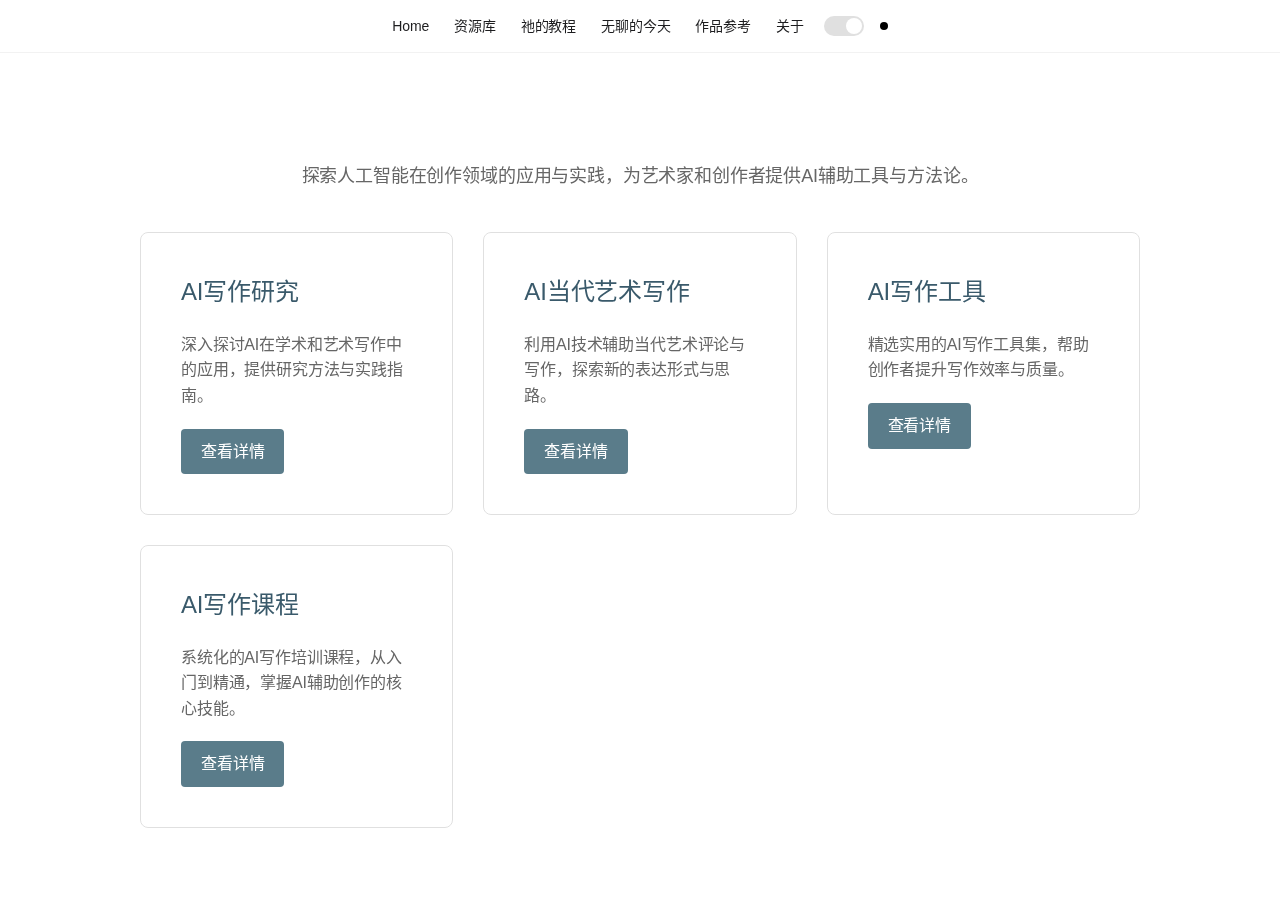
<file: ai.html>
<!DOCTYPE html>
<html lang="zh-CN">

<head>
    <meta charset="UTF-8">
    <meta name="viewport"
        content="width=device-width, initial-scale=1, user-scalable=no, minimum-scale=1.0, maximum-scale=1.0">
    <title>人工智能 - 祂的工具箱</title>
    <meta name="description" content="为艺术实践者提供高质量的工具资源、教程内容和学术支持">
    <link rel="stylesheet" href="style.css">
    <script src="script.js" defer></script>
</head>

<body>
    <header class="header">
        <div class="container">
            <!-- 顶部导航 -->
            <div style="display: flex; justify-content: center; align-items: center; gap: 20px; width: 100%;">
                <nav class="nav">
                    <a href="index.html" class="nav-link" data-page="home">Home</a>
                    <a href="tools.html" class="nav-link" data-page="tools">资源库</a>
                    <a href="his-tutorials.html" class="nav-link" data-page="his-tutorials">祂的教程</a>
                    <a href="news.html" class="nav-link" data-page="news">无聊的今天</a>
                    <a href="artists.html" class="nav-link" data-page="artists">作品参考</a>
                    <a href="about.html" class="nav-link" data-page="about">关于</a>
                    <a href="paid-courses.html" class="nav-link nav-subdued" id="paid-courses-link"
                        data-page="paid-courses">付费课程</a>
                    <a href="brain-research.html" class="nav-link nav-subdued" id="brain-research-link"
                        data-page="brain-research">祂的研究</a>
                </nav>
                <div class="nav-controls">
                    <div class="toggle-switch" id="paid-courses-toggle" onclick="togglePaidCourses(this)">
                        <div class="toggle-circle"></div>
                    </div>
                    <div class="control-dot"></div>
                </div>
            </div>
        </div>
    </header>
    <div class="container">
        <main class="main-content">
            <div class="page-content">
                <div class="ai-content">

                    <p class="ai-description">探索人工智能在创作领域的应用与实践，为艺术家和创作者提供AI辅助工具与方法论。</p>

                    <div class="ai-categories">
                        <div class="ai-category">
                            <h3>AI写作研究</h3>
                            <p>深入探讨AI在学术和艺术写作中的应用，提供研究方法与实践指南。</p>
                            <a href="ai-writing-research.html" class="ai-category-link">查看详情</a>
                        </div>

                        <div class="ai-category">
                            <h3>AI当代艺术写作</h3>
                            <p>利用AI技术辅助当代艺术评论与写作，探索新的表达形式与思路。</p>
                            <a href="ai-writing-contemporary.html" class="ai-category-link">查看详情</a>
                        </div>

                        <div class="ai-category">
                            <h3>AI写作工具</h3>
                            <p>精选实用的AI写作工具集，帮助创作者提升写作效率与质量。</p>
                            <a href="ai-writing-tools.html" class="ai-category-link">查看详情</a>
                        </div>

                        <div class="ai-category">
                            <h3>AI写作课程</h3>
                            <p>系统化的AI写作培训课程，从入门到精通，掌握AI辅助创作的核心技能。</p>
                            <a href="ai-writing-course.html" class="ai-category-link">查看详情</a>
                        </div>
                    </div>
                </div>
            </div>
        </main>
    </div>
</body>

</html>
</file>
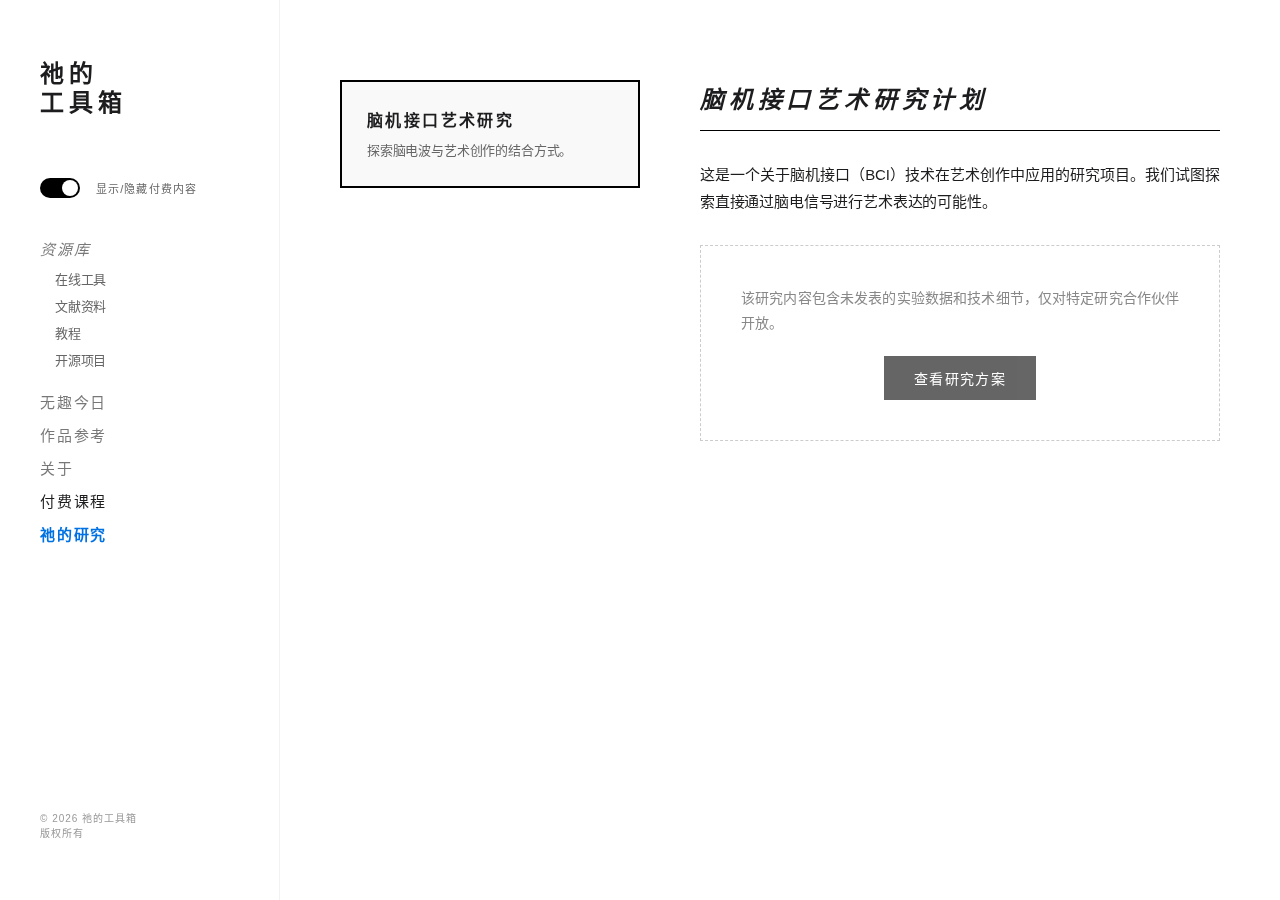
<file: brain-research.html>
<!DOCTYPE html>
<html lang="zh-CN">

<head>
    <meta charset="UTF-8">
    <meta name="viewport"
        content="width=device-width, initial-scale=1, user-scalable=no, minimum-scale=1.0, maximum-scale=1.0">
    <title>祂的研究 - 祂的工具箱</title>
    <meta name="description" content="为艺术实践者提供高质量的工具资源、教程内容和学术支持">
    <link rel="stylesheet" href="style_gallery.css">
    <script src="script.js" defer></script>
    <style>
        /* 祂的研究特定样式覆盖 */
        .course-detail-layout {
            display: flex;
            flex-direction: column;
            gap: 40px;
        }

        @media (min-width: 1024px) {
            .course-detail-layout {
                flex-direction: row;
                gap: 60px;
            }
        }

        .course-sidebar {
            width: 100%;
        }

        @media (min-width: 1024px) {
            .course-sidebar {
                width: 300px;
                flex-shrink: 0;
            }
        }

        .course-card {
            border: 1px solid #000;
            padding: 25px;
            margin-bottom: 20px;
            cursor: pointer;
            transition: background 0.3s;
        }

        .course-option.active .course-card {
            background: #f9f9f9;
            border-width: 2px;
        }

        .course-title {
            font-size: 16px;
            font-weight: bold;
            margin-bottom: 10px;
            text-transform: uppercase;
            letter-spacing: 0.15em;
        }

        .course-description {
            font-size: 13px;
            color: #666;
            line-height: 1.5;
        }

        .course-detail-content {
            flex: 1;
        }

        .course-content-section {
            display: none;
        }

        .course-content-section.active {
            display: block;
        }

        .content-box h2 {
            font-size: 24px;
            font-style: italic;
            margin-bottom: 30px;
            border-bottom: 1px solid #000;
            padding-bottom: 15px;
        }

        .content-box h3 {
            font-size: 18px;
            font-weight: bold;
            margin: 40px 0 20px 0;
            text-transform: uppercase;
            letter-spacing: 0.1em;
        }

        .content-box p {
            font-size: 15px;
            line-height: 1.8;
            margin-bottom: 20px;
            text-align: justify;
        }

        /* Password Modal */
        #passwordModal {
            font-family: inherit;
        }
    </style>
</head>

<body>
    <button id="menu-btn" onclick="toggleMenu()">
        <svg width="24" height="24" viewBox="0 0 24 24" fill="none" stroke="currentColor" stroke-width="1.5">
            <path d="M4 6h16M4 12h16M4 18h16"></path>
        </svg>
    </button>

    <header class="header" id="sidebar">
        <div class="logo">
            <h1 onclick="location.href='index.html'" style="cursor: pointer;">祂的<br>工具箱</h1>
        </div>

        <!-- 导航控制 (切换开关) -->
        <div class="nav-controls" style="margin-bottom: 40px;">
            <div class="toggle-switch active" id="paid-courses-toggle" onclick="togglePaidCourses(this)">
                <div class="toggle-circle"></div>
            </div>
            <span
                style="font-size: 11px; text-transform: uppercase; letter-spacing: 0.1em; color: #666;">显示/隐藏付费内容</span>
        </div>

        <nav class="nav">
            <div class="nav-sub-group">
                <a href="tools.html" class="nav-link italic" data-page="tools">资源库</a>
                <div class="nav-sub">
                    <a href="tools.html#online-tools">在线工具</a>
                    <a href="tools.html#literature">文献资料</a>
                    <a href="tools.html#video-tutorials">教程</a>
                    <a href="tools.html#open-source">开源项目</a>
                </div>
            </div>

            <a href="news.html" class="nav-link" data-page="news">无趣今日</a>
            <a href="artists.html" class="nav-link" data-page="artists">作品参考</a>
            <a href="about.html" class="nav-link" data-page="about">关于</a>
            <a href="paid-courses.html" class="nav-link nav-subdued" id="paid-courses-link"
                data-page="paid-courses">付费课程</a>
            <a href="brain-research.html" class="nav-link active" id="brain-research-link"
                data-page="brain-research">祂的研究</a>
        </nav>

        <div class="footer-info">
            <div style="font-size: 10px; color: #999; text-transform: uppercase; letter-spacing: 0.1em;">
                &copy; 2026 祂的工具箱<br>
                版权所有
            </div>
        </div>
    </header>

    <main class="main-content">
        <div class="page-content">


            <div class="course-detail-layout">
                <div class="course-sidebar">
                    <div class="course-option active" data-research="brain-computer">
                        <div class="course-card">
                            <div class="course-title">脑机接口艺术研究</div>
                            <div class="course-description">探索脑电波与艺术创作的结合方式。</div>
                        </div>
                    </div>
                </div>
                <div class="course-detail-content">
                    <div id="brain-computer-content" class="course-content-section active">
                        <div class="content-box">
                            <h2>脑机接口艺术研究计划</h2>
                            <p>这是一个关于脑机接口（BCI）技术在艺术创作中应用的研究项目。我们试图探索直接通过脑电信号进行艺术表达的可能性。</p>

                            <div style="margin-top: 30px; text-align: center; padding: 40px; border: 1px dashed #ccc;">
                                <p style="margin-bottom: 20px; font-size: 14px; color: #888;">
                                    该研究内容包含未发表的实验数据和技术细节，仅对特定研究合作伙伴开放。</p>
                                <button id="view-brain-research" class="nav-link"
                                    style="background: #000; color: #fff; border: none; padding: 12px 30px; cursor: pointer; font-size: 14px; text-transform: uppercase; letter-spacing: 0.1em;">查看研究方案</button>
                            </div>

                            <div id="full-research-content" style="display: none; margin-top: 40px;">
                                <h3>研究背景</h3>
                                <p>随着神经科学和生物工程的发展，脑机接口技术已经从医疗康复领域逐渐扩展到增强人类能力和艺术表达领域。本项目旨在构建一个基于情绪识别的生成式艺术系统。</p>

                                <h3>技术路线</h3>
                                <p>• 信号采集：使用 OpenBCI 设备采集脑电信号 (EEG)<br>
                                    • 数据处理：通过 Python 进行信号滤波和特征提取<br>
                                    • 情绪分类：利用机器学习算法识别情绪状态<br>
                                    • 视觉生成：将情绪数据映射为生成艺术的参数</p>

                                <h3>实验进展</h3>
                                <p>目前已完成初步的信号采集系统搭建，正在进行情绪分类模型的训练。初步实验表明，Alpha 波和 Theta 波的特征组合可以有效区分专注和放松状态。</p>

                                <h3>合作机会</h3>
                                <p>我们正在寻找具有神经科学背景的合作伙伴，共同推进下一阶段的实验。如果您感兴趣，请联系：hermeit@outlook.com</p>
                            </div>
                        </div>
                    </div>
                </div>
            </div>
        </div>
    </main>

    <!-- 密码输入模态框 -->
    <div id="passwordModal"
        style="display: none; position: fixed; top: 0; left: 0; width: 100%; height: 100%; background: rgba(0,0,0,0.8); z-index: 10000; justify-content: center; align-items: center;">
        <div
            style="background: white; padding: 40px; border: 1px solid #000; max-width: 350px; width: 90%; text-align: center;">
            <h3 style="margin-bottom: 25px; font-size: 18px; text-transform: uppercase; letter-spacing: 0.1em;">身份验证
            </h3>
            <input type="password" id="passwordInput" placeholder="输入访问密钥"
                style="width: 100%; padding: 12px; border: 1px solid #000; margin-bottom: 20px; font-size: 14px; outline: none; border-radius: 0;">
            <div style="display: flex; gap: 10px; justify-content: center;">
                <button onclick="checkPassword()"
                    style="background: #000; color: white; border: none; padding: 10px 25px; cursor: pointer; font-size: 12px; text-transform: uppercase; letter-spacing: 0.1em;">提交</button>
                <button onclick="closePasswordModal()"
                    style="background: #eee; color: #000; border: none; padding: 10px 25px; cursor: pointer; font-size: 12px; text-transform: uppercase; letter-spacing: 0.1em;">取消</button>
            </div>
            <div id="passwordError"
                style="color: #000; margin-top: 15px; display: none; font-size: 11px; font-style: italic;">访问拒绝，密钥不正确。
            </div>
        </div>
    </div>

    <script>
        function toggleMenu() {
            const sidebar = document.getElementById('sidebar');
            sidebar.style.display = sidebar.style.display === 'flex' ? 'none' : 'flex';
        }
    </script>
</body>

</html>
</file>
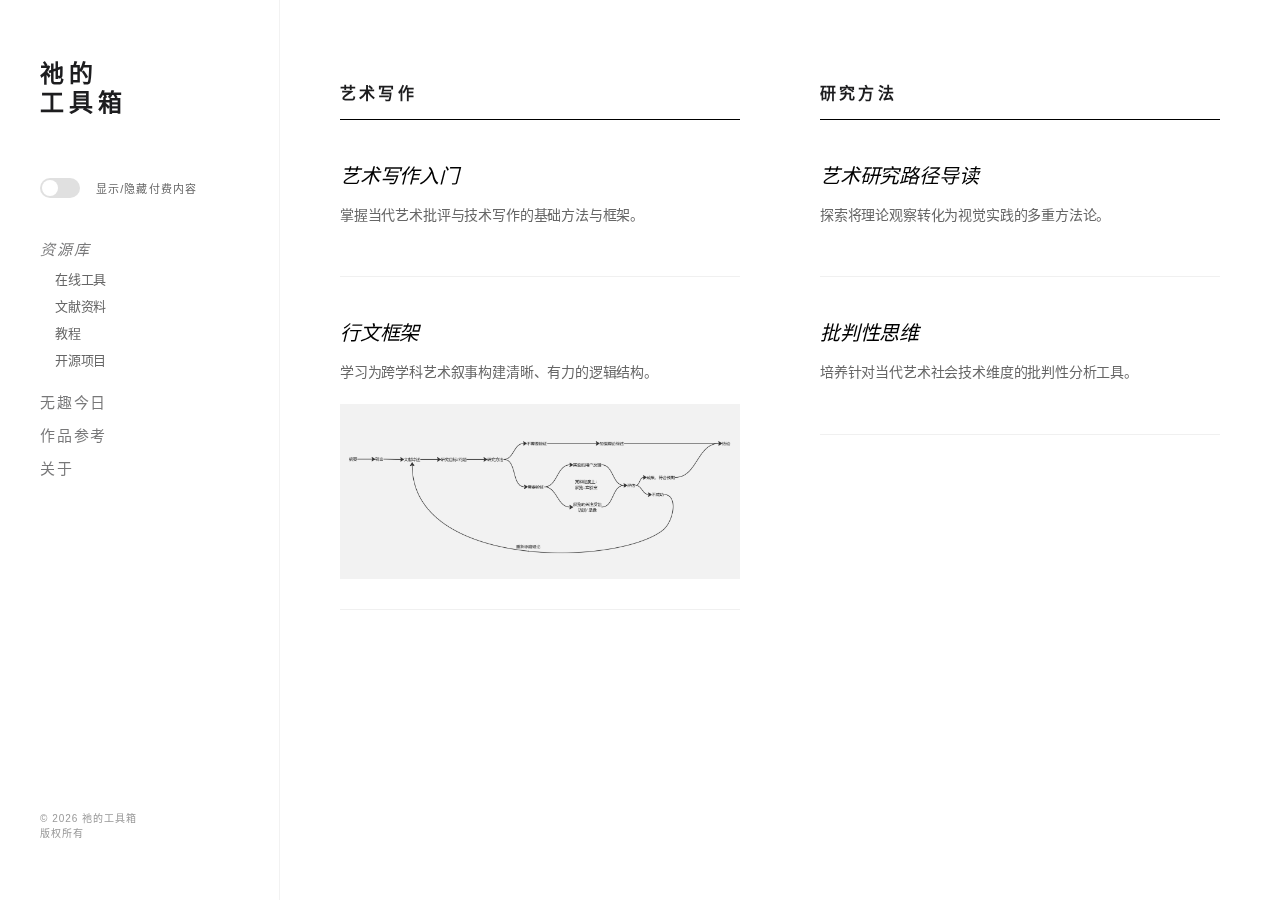
<file: his-tutorials.html>
<!DOCTYPE html>
<html lang="zh-CN">

<head>
    <meta charset="UTF-8">
    <meta name="viewport"
        content="width=device-width, initial-scale=1, user-scalable=no, minimum-scale=1.0, maximum-scale=1.0">
    <title>祂的教程 - 祂的工具箱</title>
    <meta name="description" content="为艺术实践者提供高质量的工具资源、教程内容和学术支持">
    <link rel="stylesheet" href="style_gallery.css">
    <script src="script.js" defer></script>
    <style>
        /* 祂的教程页面特定样式 */
        .tutorials-grid {
            display: grid;
            grid-template-columns: 1fr;
            gap: 60px;
            max-width: 1200px;
        }

        @media (min-width: 1024px) {
            .tutorials-grid {
                grid-template-columns: 1fr 1fr;
                gap: 80px;
            }
        }

        .tutorial-column h3 {
            font-size: 16px;
            font-weight: bold;
            text-transform: uppercase;
            letter-spacing: 0.2em;
            margin-bottom: 40px;
            border-bottom: 1px solid #000;
            padding-bottom: 15px;
        }

        .tutorial-item {
            margin-bottom: 40px;
            padding-bottom: 30px;
            border-bottom: 1px solid #f0f0f0;
        }

        .tutorial-title {
            font-size: 20px;
            font-style: italic;
            margin-bottom: 15px;
            color: #000;
        }

        .tutorial-description {
            font-size: 14px;
            color: #666;
            line-height: 1.6;
            margin-bottom: 20px;
        }

        .tutorial-image img {
            width: 100%;
            display: block;
            filter: grayscale(100%);
            transition: filter 0.8s ease;
        }

        .tutorial-item:hover .tutorial-image img {
            filter: grayscale(0%);
        }
    </style>
</head>

<body>
    <button id="menu-btn" onclick="toggleMenu()">
        <svg width="24" height="24" viewBox="0 0 24 24" fill="none" stroke="currentColor" stroke-width="1.5">
            <path d="M4 6h16M4 12h16M4 18h16"></path>
        </svg>
    </button>

    <header class="header" id="sidebar">
        <div class="logo">
            <h1 onclick="location.href='index.html'" style="cursor: pointer;">祂的<br>工具箱</h1>
        </div>

        <!-- 导航控制 (切换开关) -->
        <div class="nav-controls" style="margin-bottom: 40px;">
            <div class="toggle-switch" id="paid-courses-toggle" onclick="togglePaidCourses(this)">
                <div class="toggle-circle"></div>
            </div>
            <span
                style="font-size: 11px; text-transform: uppercase; letter-spacing: 0.1em; color: #666;">显示/隐藏付费内容</span>
        </div>

        <nav class="nav">
            <div class="nav-sub-group">
                <a href="tools.html" class="nav-link italic" data-page="tools">资源库</a>
                <div class="nav-sub">
                    <a href="tools.html#online-tools">在线工具</a>
                    <a href="tools.html#literature">文献资料</a>
                    <a href="tools.html#video-tutorials">教程</a>
                    <a href="tools.html#open-source">开源项目</a>
                </div>
            </div>

            <a href="news.html" class="nav-link" data-page="news">无趣今日</a>
            <a href="artists.html" class="nav-link" data-page="artists">作品参考</a>
            <a href="about.html" class="nav-link" data-page="about">关于</a>
            <a href="paid-courses.html" class="nav-link nav-subdued" id="paid-courses-link"
                data-page="paid-courses">付费课程</a>
            <a href="brain-research.html" class="nav-link nav-subdued" id="brain-research-link"
                data-page="brain-research">祂的研究</a>
        </nav>

        <div class="footer-info">
            <div style="font-size: 10px; color: #999; text-transform: uppercase; letter-spacing: 0.1em;">
                &copy; 2026 祂的工具箱<br>
                版权所有
            </div>
        </div>
    </header>

    <main class="main-content">
        <div class="page-content">


            <div class="tutorials-grid">
                <div class="tutorial-column">
                    <h3>艺术写作</h3>

                    <div class="tutorial-item">
                        <div class="tutorial-title">艺术写作入门</div>
                        <div class="tutorial-description">掌握当代艺术批评与技术写作的基础方法与框架。</div>
                    </div>

                    <div class="tutorial-item">
                        <div class="tutorial-title">行文框架</div>
                        <div class="tutorial-description">学习为跨学科艺术叙事构建清晰、有力的逻辑结构。</div>
                        <div class="tutorial-image">
                            <img src="pic/writing/行文框架.jpg" alt="Framework Structure">
                        </div>
                    </div>
                </div>

                <div class="tutorial-column">
                    <h3>研究方法</h3>

                    <div class="tutorial-item">
                        <div class="tutorial-title">艺术研究路径导读</div>
                        <div class="tutorial-description">探索将理论观察转化为视觉实践的多重方法论。</div>
                    </div>

                    <div class="tutorial-item">
                        <div class="tutorial-title">批判性思维</div>
                        <div class="tutorial-description">培养针对当代艺术社会技术维度的批判性分析工具。</div>
                    </div>
                </div>
            </div>
        </div>
    </main>

    <script>
        function toggleMenu() {
            const sidebar = document.getElementById('sidebar');
            sidebar.style.display = sidebar.style.display === 'flex' ? 'none' : 'flex';
        }
    </script>
</body>

</html>
</file>
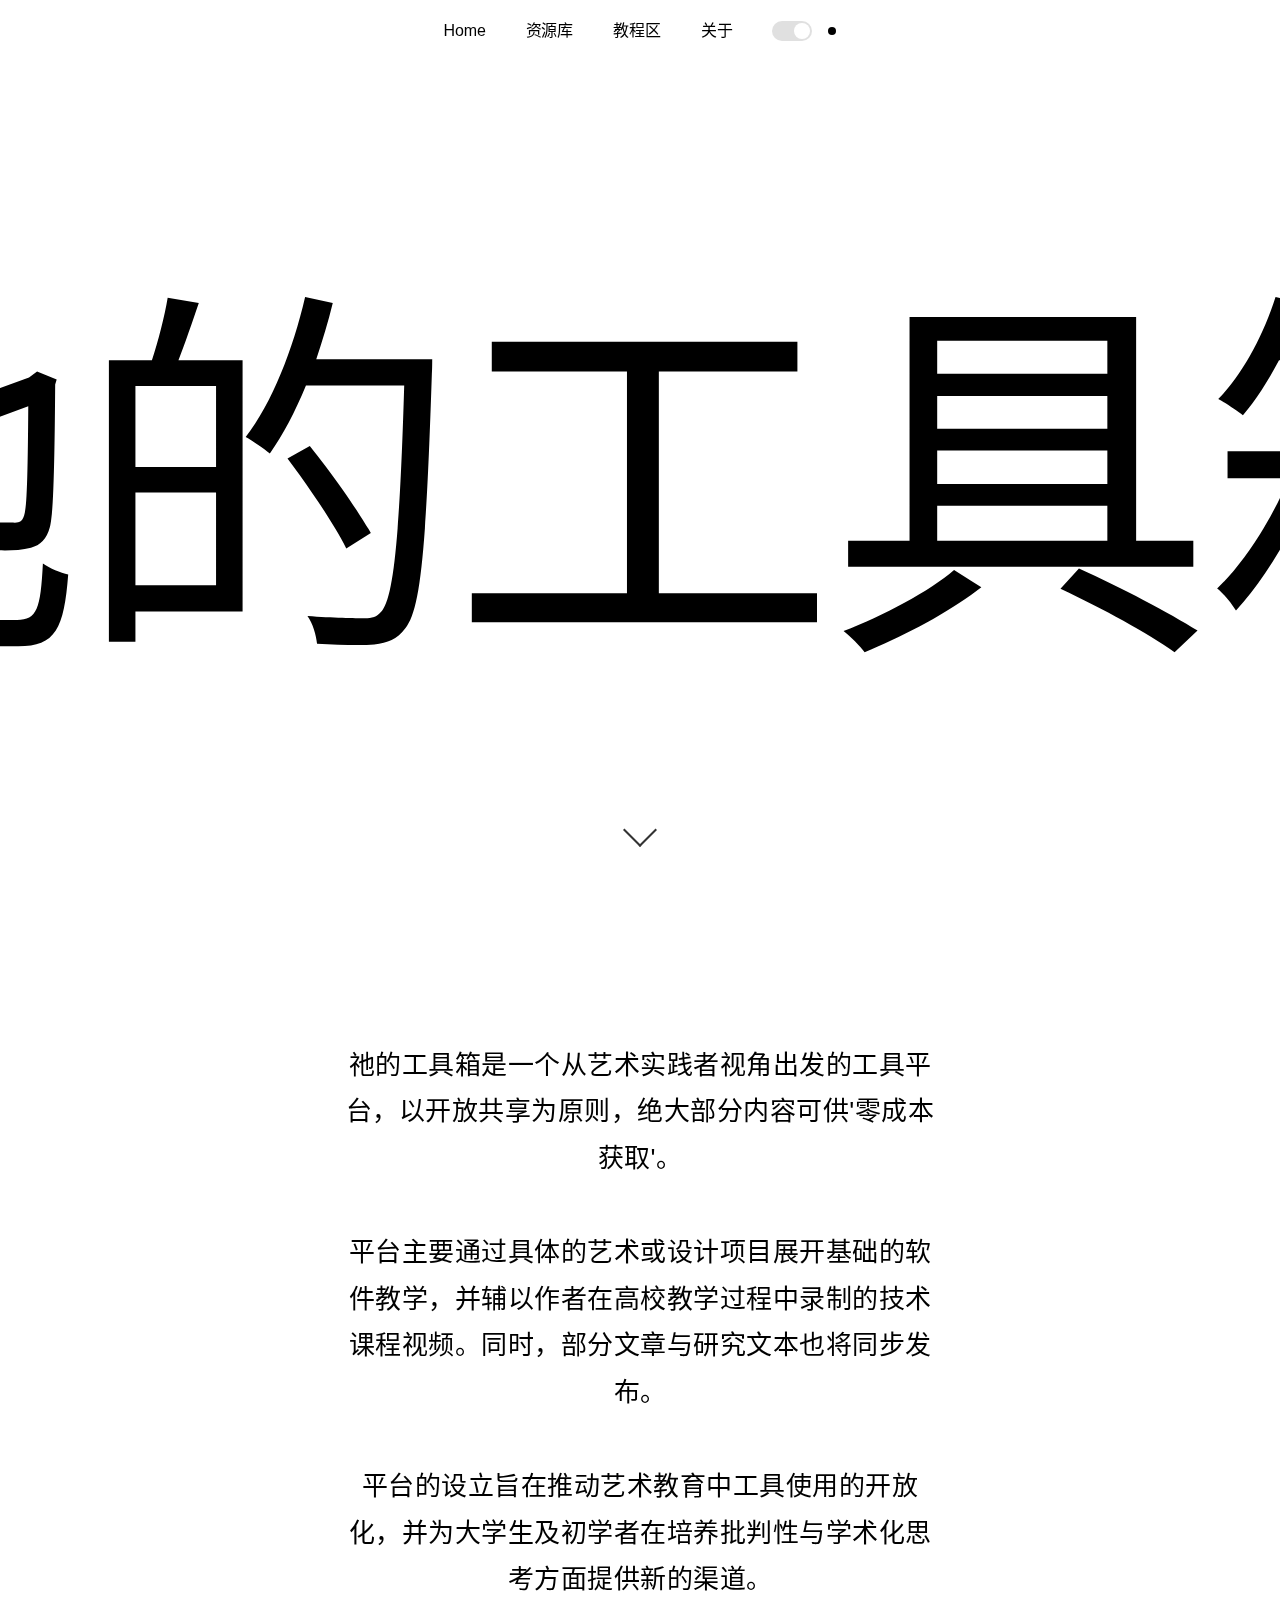
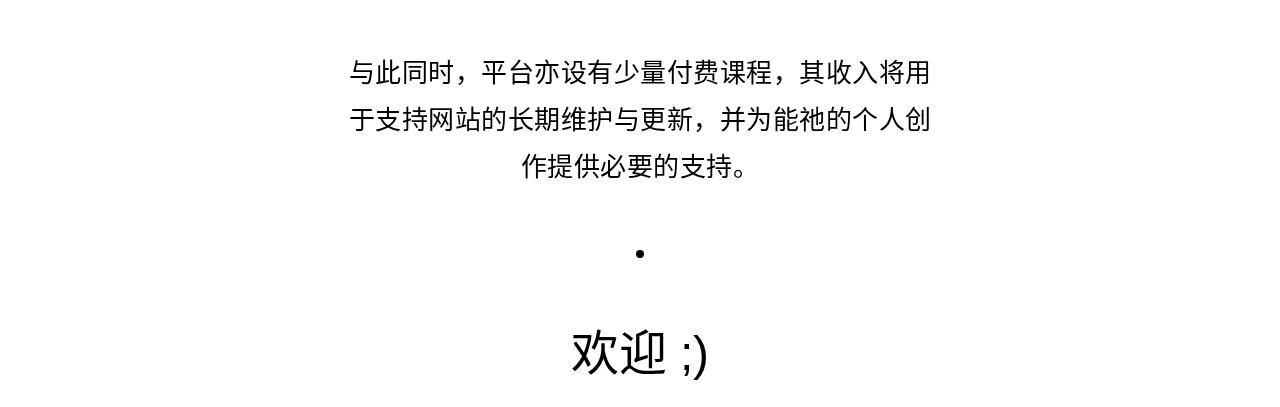
<file: spa.html>
<!DOCTYPE html>
<html lang="zh-CN">
<head>
    <meta charset="UTF-8">
    <meta name="viewport" content="width=device-width, initial-scale=1, user-scalable=no, minimum-scale=1.0, maximum-scale=1.0">
    <title>祂的工具箱 - 艺术学习的共享入口</title>
    <meta name="description" content="为艺术实践者提供高质量的工具资源、教程内容和学术支持">
    
    <style>
        * {
            margin: 0;
            padding: 0;
            box-sizing: border-box;
        }
        
        /* 隐藏可能的进度条效果 */
        ::-webkit-progress-bar {
            display: none;
        }
        
        progress {
            display: none;
        }
        
        /* 防止任何闪烁效果 */
        * {
            -webkit-backface-visibility: hidden;
            backface-visibility: hidden;
        }
        
        html {
            width: 100%;
            height: 100%;
            -webkit-font-smoothing: antialiased;
            -moz-osx-font-smoothing: grayscale;
        }
        
        body {
            font-family: 'Helvetica Neue', Arial, sans-serif;
            font-size: 16px;
            line-height: 1.4;
            background: white;
            color: #000;
            letter-spacing: -0.01em;
            width: 100%;
            min-height: 100vh;
        }
        
        a {
            text-decoration: none;
            color: inherit;
        }
        
        /* 主布局 */
        .container {
            width: 100%;
            padding: 0 40px;
        }
        
        /* 顶部导航 */
        .header {
            position: fixed;
            top: 0;
            left: 0;
            right: 0;
            z-index: 1000;
            display: flex;
            justify-content: center;
            align-items: center;
            padding: 20px 0;
            background: rgba(255, 255, 255, 0.95);
            backdrop-filter: blur(10px);
        }
        
        .nav {
            display: flex;
            gap: 40px;
        }
        
        .nav a {
            font-size: 16px;
            font-weight: 400;
            transition: opacity 0.3s ease;
            cursor: pointer;
        }
        
        .nav a:hover {
            opacity: 0.6;
        }
        
        .nav a.active {
            opacity: 0.6;
        }
        
        .nav-subdued {
            opacity: 0.4;
        }
        
        .nav-subdued:hover {
            opacity: 0.6 !important;
        }
        
        #paid-courses-link {
            display: none;
            opacity: 0;
        }
        
        .toggle-switch {
            background-color: #e0e0e0;
        }
        
        .toggle-switch.active {
            background-color: #007bff;
        }
        
        .toggle-circle {
            transform: translateX(0);
        }
        
        .toggle-switch.active .toggle-circle {
            transform: translateX(20px);
        }
        
        .nav-controls {
            display: flex;
            align-items: center;
            gap: 16px;
            margin-left: 40px;
        }
        
        /* 切换开关 */
        .toggle-switch {
            width: 40px;
            height: 20px;
            background: #e0e0e0;
            border-radius: 20px;
            position: relative;
            cursor: pointer;
            transition: background 0.3s ease;
        }
        
        .toggle-switch.active {
            background: #007bff;
        }
        
        .toggle-circle {
            width: 16px;
            height: 16px;
            background: white;
            border-radius: 50%;
            position: absolute;
            top: 2px;
            right: 2px;
            transition: transform 0.3s ease;
        }
        
        .toggle-switch.active .toggle-circle {
            transform: translateX(-20px);
        }
        
        .control-dot {
            width: 8px;
            height: 8px;
            background: #000;
            border-radius: 50%;
        }
        
        /* 主要内容区域 */
        .main-content {
            min-height: 100vh;
            padding-top: 100px;
        }
        
        /* 页面内容 */
        .page-content {
            display: none;
        }
        
        .page-content.active {
            display: block;
        }
        
        /* 首页样式 */
        .hero-page {
            height: 100vh;
            position: relative;
            display: flex;
            align-items: flex-start;
            justify-content: center;
            text-align: center;
            padding-top: 26vh; /* 标题位置：可以调整这个值来改变标题的垂直位置 */
        }
        
        .hero-title {
            font-size: clamp(150px, 30vw, 400px); /* 标题字体大小：可以调整clamp()中的三个数值 */
            font-weight: 300; /* 字体粗细：300为较细，可以改为400(正常)或700(粗体) */
            letter-spacing: -0.02em; /* 字母间距：负值让字母更紧凑，可以调整这个数值 */
            line-height: 0.8; /* 行高：0.8让文字更紧凑，可以调整这个数值 */
            margin: 0; /* 外边距：0表示无外边距 */
            white-space: nowrap; /* 不换行：确保标题在一行显示 */
            width: auto; /* 宽度：自动适应内容 */
        }
        
        .scroll-indicator {
            position: absolute;
            bottom: 150px; /* 箭头位置：可以调整这个值来改变箭头的垂直位置 */
            left: 50%;
            transform: translateX(-50%); /* 水平居中 */
            display: flex;
            flex-direction: column;
            align-items: center;
            animation: bounce 2s infinite; /* 弹跳动画：2秒循环，可以调整时长 */
        }
        
        .scroll-arrow {
            width: 24px; /* 箭头宽度：可以调整这个值来改变箭头大小 */
            height: 24px; /* 箭头高度：可以调整这个值来改变箭头大小 */
            border-right: 2px solid #333; /* 右边框：形成箭头形状 */
            border-bottom: 2px solid #333; /* 下边框：形成箭头形状 */
            transform: rotate(45deg); /* 旋转45度：让边框形成向下箭头 */
            margin-bottom: 8px; /* 下边距：箭头与文字的距离 */
        }
        
        
        @keyframes bounce {
            0%, 20%, 50%, 80%, 100% {
                transform: translateX(-50%) translateY(0);
            }
            40% {
                transform: translateX(-50%) translateY(-10px);
            }
            60% {
                transform: translateX(-50%) translateY(-5px);
            }
        }
        
        .intro-page {
            min-height: 100vh;
            display: flex;
            align-items: center;
            justify-content: center;
            text-align: center;
        }
        
        .intro-content {
            max-width: 600px;
            margin: 0 auto;
        }
        
        .intro-description {
            font-size: clamp(18px, 4vw, 26px); /* 字体大小：可以调整clamp()中的三个数值来改变字体大小 */
            line-height: 1.8; /* 行高：可以调整这个数值来改变行间距，1.8表示行高是字体大小的1.8倍 */
            margin-bottom: 60px; /* 下边距：可以调整这个数值来改变与下方元素的距离 */
            font-weight: 300; /* 字体粗细：可以改为400(正常)或700(粗体) */
            text-align: center; /* 居中对齐：可以改为left(左对齐)或right(右对齐) */
            letter-spacing: 0.5px; /* 字母间距：可以调整这个数值来改变字母之间的间距 */
            word-spacing: 2px; /* 单词间距：可以调整这个数值来改变单词之间的间距 */
        }
        
        .intro-dot {
            width: 8px;
            height: 8px;
            background: #000;
            border-radius: 50%;
            margin: 0 auto;
        }
        
        .welcome-symbol {
            text-align: center;
            padding: 20px 0; /* 减少上下内边距，让内容往上移动 */
        }
        
        .welcome-symbol span {
            font-size: 48px;
            color: #000;
            font-weight: 300;
        }
        
        
        /* 其他页面样式 */
        .page-title {
            font-size: 48px;
            font-weight: 300;
            letter-spacing: -0.02em;
            margin-bottom: 40px;
            text-align: center;
        }
        
        .page-description {
            font-size: 18px;
            line-height: 1.6;
            max-width: 600px;
            margin: 0 auto 40px;
            font-weight: 300;
            text-align: center;
        }
        
        .hero-dot {
            width: 8px;
            height: 8px;
            background: #007AFF;
            border-radius: 50%;
            margin: 0 auto 60px;
        }
        
        /* 工具库样式 */
        .tools-grid {
            display: grid;
            grid-template-columns: repeat(2, 1fr);
            gap: 40px;
            margin-bottom: 80px;
        }
        
        .tool-category {
            border: 1px solid #e0e0e0;
            padding: 30px;
            border-radius: 8px;
            transition: all 0.3s ease;
        }
        
        .tool-category:hover {
            border-color: #000;
            transform: translateY(-2px);
        }
        
        .tool-category h3 {
            font-size: 24px;
            font-weight: 500;
            margin-bottom: 20px;
        }
        
        .tool-list {
            list-style: none;
            padding: 0;
            margin: 0;
        }
        
        .tool-item {
            padding: 15px 0;
            border-bottom: 1px solid #f0f0f0;
        }
        
        .tool-item:last-child {
            border-bottom: none;
        }
        
        .tool-name {
            font-weight: 500;
            margin-bottom: 5px;
        }
        
        .tool-name a {
            color: #007bff;
            text-decoration: none;
        }
        
        .tool-name a:hover {
            text-decoration: underline;
        }
        
        .tool-description {
            font-size: 14px;
            color: #666;
            line-height: 1.4;
        }
        
        /* 教程区样式 */
        .tutorials-grid {
            display: grid;
            grid-template-columns: 1fr 1fr;
            gap: 40px;
            margin-bottom: 80px;
        }
        
        .tutorial-column {
            display: flex;
            flex-direction: column;
            border: 1px solid #e0e0e0;
            padding: 30px;
            border-radius: 8px;
            transition: all 0.3s ease;
        }
        
        .tutorial-column:hover {
            border-color: #000;
            transform: translateY(-2px);
        }
        
        .tutorial-column h3 {
            font-size: 24px;
            font-weight: 500;
            margin-bottom: 30px;
        }
        
        .tutorial-item {
            padding: 20px 0;
            border-bottom: 1px solid #eee;
        }
        
        .tutorial-item:last-child {
            border-bottom: none;
        }
        
        .tutorial-title {
            font-size: 18px;
            font-weight: 500;
            margin-bottom: 10px;
        }
        
        .tutorial-title a {
            color: #007bff;
        }
        
        .tutorial-title a:hover {
            text-decoration: underline;
        }
        
        .tutorial-description {
            font-size: 14px;
            color: #666;
            margin-bottom: 15px;
        }
        
        .tutorial-image {
            margin-top: 10px;
        }
        
        .tutorial-image img {
            width: 100%;
            height: 200px;
            object-fit: cover;
            border-radius: 8px;
        }
        
        /* 关于页面样式 */
        .about-grid {
            display: grid;
            grid-template-columns: 1fr 1fr;
            gap: 40px;
            margin-bottom: 80px;
        }
        
        .about-column {
            border: 1px solid #e0e0e0;
            padding: 30px;
            border-radius: 8px;
            transition: all 0.3s ease;
        }
        
        .about-column:hover {
            border-color: #000;
            transform: translateY(-2px);
        }
        
        .content-section {
            margin-bottom: 60px;
        }
        
        .content-section h2 {
            font-size: 24px;
            font-weight: 400;
            margin-bottom: 20px;
        }
        
        .content-section p {
            margin-bottom: 15px;
            line-height: 1.6;
        }
        
        .contact-info {
            display: grid;
            grid-template-columns: repeat(3, 1fr);
            gap: 30px;
            margin-top: 40px;
        }
        
        .contact-item {
            text-align: center;
        }
        
        .contact-item h3 {
            font-size: 18px;
            font-weight: 500;
            margin-bottom: 10px;
        }
        
        .contact-item p {
            color: #666;
        }
        
        /* 付费课程样式 */
        .course-detail-layout {
            display: grid;
            grid-template-columns: 1fr 1fr;
            gap: 40px;
            margin-top: 40px;
            margin-bottom: 80px;
        }
        
        .course-sidebar {
            position: sticky;
            top: 120px;
            height: fit-content;
        }
        
        .course-option {
            margin-bottom: 20px;
            cursor: pointer;
            transition: all 0.3s ease;
        }
        
        .course-card {
            border: 1px solid #e0e0e0;
            padding: 30px;
            border-radius: 8px;
            transition: all 0.3s ease;
        }
        
        .course-option.active .course-card {
            border-color: #007bff;
            box-shadow: 0 4px 12px rgba(0, 123, 255, 0.15);
        }
        
        .course-option:hover .course-card {
            transform: translateY(-2px);
        }
        
        .course-title {
            font-size: 20px;
            font-weight: 500;
            margin-bottom: 15px;
        }
        
        .course-description {
            font-size: 14px;
            color: #666;
            margin-bottom: 20px;
            line-height: 1.5;
        }
        
        .course-features {
            list-style: none;
            margin-bottom: 20px;
        }
        
        .course-features li {
            font-size: 14px;
            color: #666;
            margin-bottom: 8px;
            padding-left: 20px;
            position: relative;
        }
        
        .course-features li:before {
            content: "•";
            position: absolute;
            left: 0;
            color: #007bff;
        }
        
        .course-price {
            font-size: 24px;
            font-weight: 600;
            color: #007bff;
        }
        
        .content-box {
            background: #fff;
            border: 1px solid #e0e0e0;
            border-radius: 8px;
            padding: 30px;
            min-height: 600px;
            transition: all 0.3s ease;
        }
        
        .content-box:hover {
            border-color: #000;
            transform: translateY(-2px);
        }
        
        .course-content-section {
            display: none;
        }
        
        .course-content-section.active {
            display: block;
        }
        
        .course-section {
            margin-bottom: 40px;
        }
        
        .course-section h2 {
            font-size: 28px;
            font-weight: 500;
            margin-bottom: 20px;
        }
        
        .course-section h3 {
            font-size: 20px;
            font-weight: 500;
            margin: 30px 0 15px;
        }
        
        .course-section p {
            line-height: 1.6;
            margin-bottom: 15px;
        }
        
        .course-section ul {
            margin: 20px 0;
            padding-left: 20px;
        }
        
        .course-section li {
            margin-bottom: 10px;
            line-height: 1.6;
        }
        
        .back-link {
            position: fixed;
            top: 120px;
            left: 40px;
            z-index: 999;
            color: #007bff;
            font-size: 14px;
            text-decoration: none;
            padding: 10px 15px;
            border: 1px solid #007bff;
            border-radius: 20px;
            background: white;
            transition: all 0.3s ease;
        }
        
        .back-link:hover {
            background: #007bff;
            color: white;
        }
        
        /* 响应式设计 */
        @media (max-width: 1024px) {
            .tools-grid {
                grid-template-columns: 1fr;
                gap: 30px;
            }
            
            .tutorials-grid {
                grid-template-columns: 1fr;
                gap: 30px;
            }
            
            .about-grid {
                grid-template-columns: 1fr;
                gap: 30px;
            }
            
            .course-detail-layout {
                grid-template-columns: 1fr;
                gap: 30px;
            }
            
            .course-sidebar {
                position: static;
                order: 2;
            }
        }
        
        @media (max-width: 768px) {
            .container {
                padding: 0 20px;
            }
            
            .header {
                flex-direction: column;
                gap: 20px;
                text-align: center;
            }
            
            .nav {
                gap: 24px;
            }
            
            .nav-controls {
                margin-left: 0;
            }
            
            .hero-title {
                font-size: clamp(80px, 20vw, 180px);
            }
            
            .intro-description {
                font-size: 18px;
            }
            
            .page-title {
                font-size: 36px;
            }
            
            .tools-grid {
                grid-template-columns: 1fr;
                gap: 20px;
            }
            
            .tutorials-grid {
                grid-template-columns: 1fr;
                gap: 20px;
            }
            
            .about-grid {
                grid-template-columns: 1fr;
                gap: 20px;
            }
            
            .contact-info {
                grid-template-columns: 1fr;
                gap: 20px;
            }
            
            .back-link {
                position: static;
                display: inline-block;
                margin-bottom: 20px;
            }
        }
    </style>
</head>

<body>
    <div class="container">
        <!-- 顶部导航 -->
        <header class="header">
            <nav class="nav">
                <a href="#" class="nav-link" data-page="home">Home</a>
                <a href="#" class="nav-link" data-page="tools">资源库</a>
                <a href="#" class="nav-link" data-page="tutorials">教程区</a>
                <a href="#" class="nav-link" data-page="about">关于</a>
                <a href="#" class="nav-link nav-subdued" id="paid-courses-link" data-page="paid-courses">付费课程</a>
            </nav>
            
            <div class="nav-controls">
                <div class="toggle-switch" id="paid-courses-toggle" onclick="togglePaidCourses(this)">
                    <div class="toggle-circle"></div>
                </div>
                <div class="control-dot"></div>
            </div>
        </header>

        <!-- 主要内容 -->
        <main class="main-content">
            <!-- 首页内容 -->
            <div id="home" class="page-content active">
                <div class="hero-page">
                    <h1 class="hero-title">祂的工具箱</h1>
                    <div class="scroll-indicator">
                        <div class="scroll-arrow"></div>
                    </div>
                </div>
                <div class="intro-page">
                    <div class="intro-content">
                        <div class="intro-description">
                            祂的工具箱是一个从艺术实践者视角出发的工具平台，以开放共享为原则，绝大部分内容可供'零成本获取'。<br><br>
                            平台主要通过具体的艺术或设计项目展开基础的软件教学，并辅以作者在高校教学过程中录制的技术课程视频。同时，部分文章与研究文本也将同步发布。<br><br>
                            平台的设立旨在推动艺术教育中工具使用的开放化，并为大学生及初学者在培养批判性与学术化思考方面提供新的渠道。<br><br>
                            与此同时，平台亦设有少量付费课程，其收入将用于支持网站的长期维护与更新，并为能祂的个人创作提供必要的支持。
                        </div>
                        <div class="intro-dot"></div>
                    </div>
                </div>
                
                <div class="welcome-symbol">
                    <span>欢迎 ;)</span>
                </div>
                
            </div>

            <!-- 资源库内容 -->
            <div id="tools" class="page-content">
                <h1 class="page-title">资源库</h1>
                <div class="hero-dot"></div>

                <div class="tools-grid">
                    <div class="tool-category">
                        <h3>在线免费工具包</h3>
                        <ul class="tool-list">
                            <li class="tool-item">
                                <div class="tool-name"><a href="https://www.photopea.com/" target="_blank">Photopea</a></div>
                                <div class="tool-description">免费的在线Photoshop替代品，支持PSD格式</div>
                            </li>
                            <li class="tool-item">
                                <div class="tool-name"><a href="https://www.remove.bg/zh/upload" target="_blank">Remove.bg</a></div>
                                <div class="tool-description">AI智能背景移除工具，一键抠图</div>
                            </li>
                            <li class="tool-item">
                                <div class="tool-name"><a href="https://stephaneginier.com/sculptgl/" target="_blank">SculptGL</a></div>
                                <div class="tool-description">免费的在线3D雕刻工具</div>
                            </li>
                            <li class="tool-item">
                                <div class="tool-name"><a href="https://www.ilovepdf.com/" target="_blank">ILovePDF</a></div>
                                <div class="tool-description">全面的PDF在线处理工具集</div>
                            </li>
                            <li class="tool-item">
                                <div class="tool-name"><a href="https://tinypng.com/" target="_blank">TinyPNG</a></div>
                                <div class="tool-description">智能图片压缩工具，保持质量的同时减小文件大小</div>
                            </li>
                        </ul>
                    </div>
                    
                    <div class="tool-category">
                        <h3>文献区</h3>
                        <ul class="tool-list">
                            <li class="tool-item">
                                <div class="tool-name">等待更新</div>
                                <div class="tool-description">更多文献资源即将上线</div>
                            </li>
                        </ul>
                    </div>
                    
                    <div class="tool-category">
                        <h3>3D软件教程区</h3>
                        <ul class="tool-list">
                            <li class="tool-item">
                                <div class="tool-name"><a href="https://space.bilibili.com/35723238?spm_id_from=333.337.0.0" target="_blank">辣椒酱开源课程</a></div>
                                <div class="tool-description">专业的3D建模和动画开源教程系列</div>
                            </li>
                            <li class="tool-item">
                                <div class="tool-name">等待更新</div>
                                <div class="tool-description">更多3D教程资源即将上线</div>
                            </li>
                        </ul>
                    </div>
                    
                    <div class="tool-category">
                        <h3>讲座</h3>
                        <ul class="tool-list">
                            <li class="tool-item">
                                <div class="tool-name"><a href="https://search.bilibili.com/all?vt=56983877&keyword=%E5%AE%9E%E9%AA%8C%E7%BC%96%E7%A8%8B&from_source=webtop_search&spm_id_from=333.788&search_source=5" target="_blank">实验编程公开课</a></div>
                                <div class="tool-description">探索编程与艺术结合的创新实践</div>
                            </li>
                            <li class="tool-item">
                                <div class="tool-name">等待更新</div>
                                <div class="tool-description">更多讲座内容即将上线</div>
                            </li>
                        </ul>
                    </div>
                </div>
            </div>

            <!-- 教程区内容 -->
            <div id="tutorials" class="page-content">
                <h1 class="page-title">教程区</h1>
                <p class="page-description">从基础到进阶的完整学习路径</p>
                <div class="hero-dot"></div>

                <div class="tutorials-grid">
                    <div class="tutorial-column">
                        <h3>Blender教程</h3>
                        
                        <div class="tutorial-item">
                            <div class="tutorial-title">渲染课程</div>
                            <div class="tutorial-description">掌握Blender渲染技术和材质制作</div>
                        </div>
                        
                        <div class="tutorial-item">
                            <div class="tutorial-title"><a href="https://www.bilibili.com/video/BV1Yx421U7g8/?spm_id_from=333.1387.homepage.video_card.click" target="_blank">玉石渲染</a></div>
                            <div class="tutorial-description">学习玉石材质的渲染技巧和参数设置</div>
                            <div class="tutorial-image">
                                <img src="pic/tutorial/rendering/jade rendering.jpg" alt="玉石渲染效果图">
                            </div>
                        </div>
                        
                        <div class="tutorial-item">
                            <div class="tutorial-title"><a href="https://www.bilibili.com/video/BV1Yx421U7g8/?spm_id_from=333.1387.homepage.video_card.click" target="_blank">珍珠渲染</a></div>
                            <div class="tutorial-description">掌握珍珠材质的渲染方法和光泽效果</div>
                            <div class="tutorial-image">
                                <img src="pic/tutorial/rendering/pearl rendering.jpg" alt="珍珠渲染效果图">
                            </div>
                        </div>
                    </div>

                    <div class="tutorial-column">
                        <h3>高校课程</h3>
                        
                        <div class="tutorial-item">
                            <div class="tutorial-title">厦门大学 & UCA 网页设计（2025）</div>
                            <div class="tutorial-description">国际合作的网页设计课程</div>
                            <div class="tutorial-image">
                                <div style="width: 100%; height: 200px; background: #f5f5f5; border-radius: 8px; display: flex; align-items: center; justify-content: center; color: #999;">课程图片</div>
                            </div>
                        </div>
                        
                        <div class="tutorial-item">
                            <div class="tutorial-title">北服/央美（2023-2025）GenAI辅助下的文化遗产训练</div>
                            <div class="tutorial-description">人工智能在文化遗产保护中的应用</div>
                            <div class="tutorial-image">
                                <div style="width: 100%; height: 200px; background: #f5f5f5; border-radius: 8px; display: flex; align-items: center; justify-content: center; color: #999;">课程图片</div>
                            </div>
                        </div>
                    </div>
                </div>
            </div>

            <!-- 关于页面内容 -->
            <div id="about" class="page-content">
                <h1 class="page-title">About</h1>
                <p class="page-description">关于祂的工具箱 - 艺术学习的共享入口</p>
                <div class="hero-dot"></div>

                <div class="about-grid">
                    <div class="about-column">
                        <h2>关于祂的工具箱</h2>
                        <p>祂的工具箱是一个公益性、开放性、学习友好的艺术学习共享平台。我们致力于为艺术实践者提供高质量的工具资源、教程内容和学术支持。</p>
                        
                        <p>平台特色：</p>
                        <p>工具库：分类整理3D、图像处理、音频、写作等各类创作工具</p>
                        <p>教程区：从初级到高级的完整学习路径</p>
                        <p>付费课程：专业深度学习和实践指导</p>
                        <p>最新动态：实时更新平台活动和内容</p>
                    </div>

                    <div class="about-column">
                        <h2>定期活动与内容更新</h2>
                        <p>工具：每周1-2个新工具推荐</p>
                        <p>教程：每月2-3个新教程发布</p>
                        <p>付费课程：专业课程定期更新</p>
                        <p>特别策划：专题月活动（如"9月——3D月"）</p>
                        <p>讲座活动：定期举办主题讲座和讨论</p>
                    </div>
                </div>

                <div class="content-section">
                    <h2>用户互动机制</h2>
                    <p>最新动态：实时更新平台活动和内容</p>
                    <p>开放式征集：鼓励公众提交工具/资源</p>
                    <p>用户投稿区：逐步过渡到"共享型社区"</p>
                    <p>课程咨询：专业课程咨询和指导</p>
                </div>

                <div class="contact-info">
                    <div class="contact-item">
                        <h3>微信</h3>
                        <p>mysterych924</p>
                    </div>
                    
                    <div class="contact-item">
                        <h3>邮箱</h3>
                        <p>hermeit@outlook.com</p>
                    </div>
                    
                    <div class="contact-item">
                        <h3>平台</h3>
                        <p>持续更新中</p>
                    </div>
                </div>
            </div>

            <!-- 付费课程内容 -->
            <div id="paid-courses" class="page-content">
                <h1 class="page-title">付费课程</h1>
                <p class="page-description">专业深度学习和实践指导，小班教学，提供完整学习资料</p>
                <div class="hero-dot"></div>

                <div class="course-detail-layout">
                    <div class="course-sidebar">
                        <div class="course-option active" data-course="ai-writing">
                            <div class="course-card">
                                <div class="course-title">艺术实践者的AI写作入门课程</div>
                                <div class="course-description">深度整合AI工具到学术写作流程，提升写作效率和质量</div>
                                <ul class="course-features">
                                    <li>小班教学，每期不超过10人</li>
                                    <li>理论与实践相结合</li>
                                    <li>提供完整的学习资料</li>
                                    <li>专业导师指导</li>
                                </ul>
                                <div class="course-price">¥1,500</div>
                            </div>
                        </div>
                        <div class="course-option" data-course="portfolio">
                            <div class="course-card">
                                <div class="course-title">作品集辅导</div>
                                <div class="course-description">专业指导艺术设计作品集制作，提升申请成功率</div>
                                <ul class="course-features">
                                    <li>一对一专业指导</li>
                                    <li>作品集结构优化</li>
                                    <li>视觉呈现提升</li>
                                    <li>申请策略制定</li>
                                </ul>
                                <div class="course-price">¥5,000</div>
                            </div>
                        </div>
                    </div>
                    <div class="course-detail-content">
                        <div class="content-box">
                            <div id="ai-writing-content" class="course-content-section active">
                                <section id="course-intro" class="course-section">
                                    <h2>艺术实践者的AI写作入门课程</h2>
                                    <p class="course-subtitle">[从基础入门，到专业表达，让你的艺术思考更有力量]</p>
                                    <p>当我们谈论艺术时，我们谈论的远不止视觉呈现。艺术实践者需要将复杂的创作理念、文化背景、技术手段转化为清晰、有力的文字表达。无论是学术论文、创作陈述、还是项目提案，优秀的写作能力都是艺术实践者不可或缺的核心技能。</p>
                                    
                                    <p>然而，传统的写作训练往往与艺术实践脱节，而AI技术的快速发展为艺术写作带来了全新的可能性。本课程将帮助艺术实践者掌握AI辅助写作的核心技能，提升学术表达的专业性和影响力。</p>
                                </section>

                                <section id="course-objectives" class="course-section">
                                    <h3>课程目标</h3>
                                    <ul>
                                        <li>掌握AI写作工具的核心功能和应用场景</li>
                                        <li>建立艺术写作的思维框架和表达体系</li>
                                        <li>提升学术论文和创作陈述的写作质量</li>
                                        <li>培养批判性思维和学术表达能力</li>
                                        <li>建立个人化的AI写作工作流程</li>
                                    </ul>
                                </section>

                                <section id="course-content" class="course-section">
                                    <h3>课程内容</h3>
                                    <h4>模块一：AI写作基础（2周）</h4>
                                    <ul>
                                        <li>AI写作工具介绍与选择</li>
                                        <li>提示词工程基础</li>
                                        <li>文本生成与编辑技巧</li>
                                        <li>质量控制与优化策略</li>
                                    </ul>

                                    <h4>模块二：艺术写作思维（2周）</h4>
                                    <ul>
                                        <li>艺术写作的特点与要求</li>
                                        <li>学术写作规范与标准</li>
                                        <li>创作陈述的写作技巧</li>
                                        <li>批判性思维的培养</li>
                                    </ul>

                                    <h4>模块三：实践应用（2周）</h4>
                                    <ul>
                                        <li>学术论文写作实践</li>
                                        <li>项目提案撰写</li>
                                        <li>作品集文字说明</li>
                                        <li>个人写作风格建立</li>
                                    </ul>
                                </section>

                                <section id="course-format" class="course-section">
                                    <h3>课程形式</h3>
                                    <ul>
                                        <li>小班教学，每期不超过10人</li>
                                        <li>每周2次线上课程，每次2小时</li>
                                        <li>实时互动与个性化指导</li>
                                        <li>课后作业与同伴互评</li>
                                        <li>提供完整的学习资料和工具包</li>
                                    </ul>
                                </section>

                                <section id="course-requirements" class="course-section">
                                    <h3>报名要求</h3>
                                    <ul>
                                        <li>艺术、设计或相关专业背景</li>
                                        <li>有一定的写作基础</li>
                                        <li>对AI技术应用感兴趣</li>
                                        <li>能够保证课程时间投入</li>
                                    </ul>
                                </section>

                                <section id="course-schedule" class="course-section">
                                    <h3>开课时间</h3>
                                    <p>2024年春季班：3月15日 - 4月26日</p>
                                    <p>2024年夏季班：6月10日 - 7月21日</p>
                                    <p>2024年秋季班：9月16日 - 10月27日</p>
                                </section>

                                <section id="course-registration" class="course-section">
                                    <h3>报名方式</h3>
                                    <p>请发送邮件至：hermeit@outlook.com</p>
                                    <p>邮件主题：AI写作课程报名</p>
                                    <p>请在邮件中附上：</p>
                                    <ul>
                                        <li>个人简介</li>
                                        <li>学习背景</li>
                                        <li>报名动机</li>
                                        <li>联系方式</li>
                                    </ul>
                                </section>
                            </div>
                            
                            <div id="portfolio-content" class="course-content-section">
                                <section class="course-section">
                                    <h2>作品集辅导</h2>
                                    <p>请直接联系本人：</p>
                                    <p>微信：mysterych924</p>
                                    <p>邮箱：hermeit@outlook.com</p>
                                </section>
                            </div>
                        </div>
                    </div>
                </div>
            </div>
        </main>
    </div>

    <script>
        // 页面切换功能（全局函数）
        window.switchPage = function(pageId) {
            // 隐藏所有页面
            const pages = document.querySelectorAll('.page-content');
            pages.forEach(page => page.classList.remove('active'));
            
            // 显示目标页面
            const targetPage = document.getElementById(pageId);
            if (targetPage) {
                targetPage.classList.add('active');
            }
            
            // 更新导航状态
            const navLinks = document.querySelectorAll('.nav-link');
            navLinks.forEach(link => link.classList.remove('active'));
            
            const activeLink = document.querySelector(`[data-page="${pageId}"]`);
            if (activeLink) {
                activeLink.classList.add('active');
            }
        }

        // 导航点击事件
        document.addEventListener('DOMContentLoaded', function() {
            const navLinks = document.querySelectorAll('.nav-link');
            navLinks.forEach(link => {
                link.addEventListener('click', function(e) {
                    e.preventDefault();
                    const pageId = this.getAttribute('data-page');
                    switchPage(pageId);
                });
            });
        });

        // 付费课程开关功能（全局函数）
        window.togglePaidCourses = function(element) {
            element.classList.toggle('active');
            const paidCoursesLink = document.getElementById('paid-courses-link');
            if (element.classList.contains('active')) {
                paidCoursesLink.style.display = 'block';
                paidCoursesLink.style.opacity = '1';
                localStorage.setItem('paidCoursesEnabled', 'true');
            } else {
                paidCoursesLink.style.display = 'none';
                paidCoursesLink.style.opacity = '0';
                localStorage.setItem('paidCoursesEnabled', 'false');
            }
        }

        // 页面加载时初始化
        document.addEventListener('DOMContentLoaded', function() {
            const toggleSwitch = document.getElementById('paid-courses-toggle');
            const paidCoursesLink = document.getElementById('paid-courses-link');
            const toggleCircle = toggleSwitch.querySelector('.toggle-circle');
            
            // 从localStorage读取状态，如果没有设置过则默认为false（关闭状态）
            const isEnabled = localStorage.getItem('paidCoursesEnabled') === 'true';
            
            // 确保没有过渡动画
            paidCoursesLink.style.transition = 'none';
            toggleCircle.style.transition = 'none';
            
            // 直接设置最终状态，不播放动画
            if (isEnabled) {
                toggleSwitch.classList.add('active');
                paidCoursesLink.style.display = 'block';
                paidCoursesLink.style.opacity = '1';
            } else {
                toggleSwitch.classList.remove('active');
                paidCoursesLink.style.display = 'none';
                paidCoursesLink.style.opacity = '0';
            }
            
            // 延迟恢复过渡动画，用于后续的点击操作
            setTimeout(() => {
                paidCoursesLink.style.transition = 'all 0.3s ease';
                toggleCircle.style.transition = 'transform 0.3s ease';
            }, 300);
            
            // 显示页面内容，防止闪烁
            document.body.classList.add('loaded');
        });

        // 课程切换功能
        document.addEventListener('DOMContentLoaded', function() {
            const courseOptions = document.querySelectorAll('.course-option');
            const contentSections = document.querySelectorAll('.course-content-section');
            
            courseOptions.forEach(option => {
                option.addEventListener('click', function() {
                    // 移除所有active类
                    courseOptions.forEach(opt => opt.classList.remove('active'));
                    contentSections.forEach(section => section.classList.remove('active'));
                    
                    // 添加active类到当前选项
                    this.classList.add('active');
                    
                    // 显示对应内容
                    const courseType = this.getAttribute('data-course');
                    const targetSection = document.getElementById(courseType + '-content');
                    if (targetSection) {
                        targetSection.classList.add('active');
                    }
                });
            });
        });
    </script>
</body>
</html>
</file>
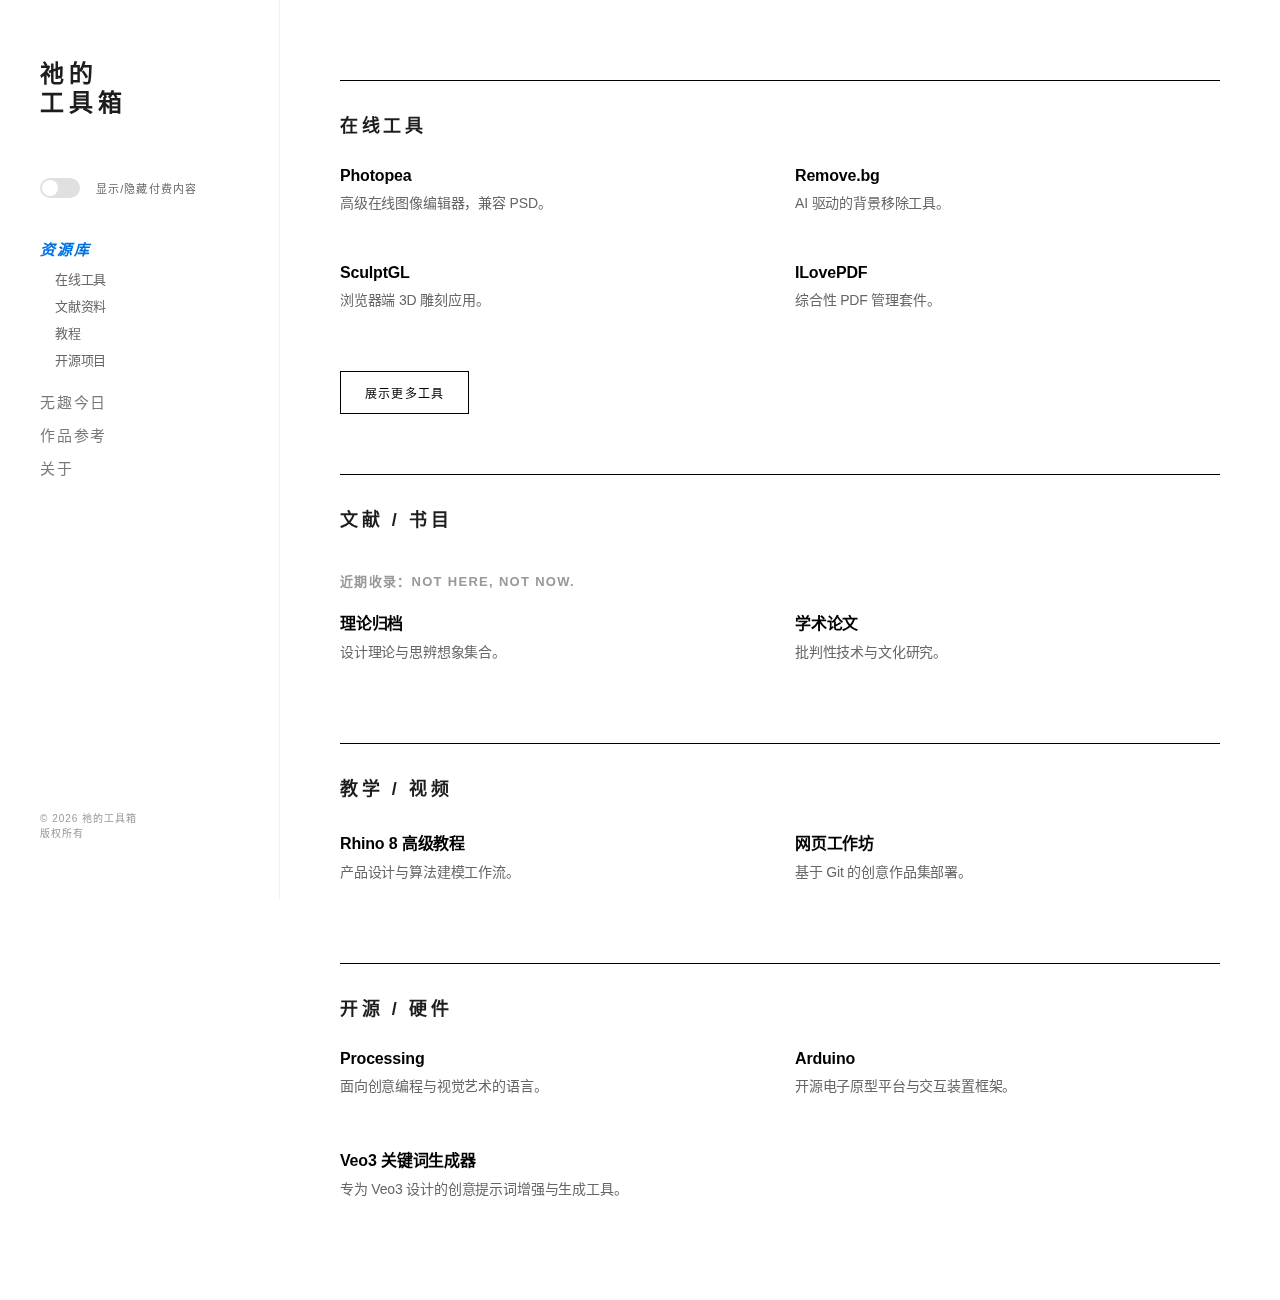
<file: tools.html>
<!DOCTYPE html>
<html lang="zh-CN">

<head>
    <meta charset="UTF-8">
    <meta name="viewport"
        content="width=device-width, initial-scale=1, user-scalable=no, minimum-scale=1.0, maximum-scale=1.0">
    <title>资源库 - 祂的工具箱</title>
    <meta name="description" content="为艺术实践者提供高质量的工具资源、教程内容和学术支持">
    <link rel="stylesheet" href="style_gallery.css">
    <script src="script.js" defer></script>
    <style>
        /* 资源库页面特定样式 */
        .tools-grid {
            display: grid;
            grid-template-columns: 1fr;
            gap: 60px;
            max-width: 1000px;
        }

        .tool-category {
            border-top: 1px solid #000;
            padding-top: 30px;
        }

        .tool-category h3 {
            font-size: 18px;
            font-weight: bold;
            text-transform: uppercase;
            letter-spacing: 0.2em;
            margin-bottom: 30px;
        }

        .tool-list {
            list-style: none;
            padding: 0;
            display: grid;
            grid-template-columns: repeat(auto-fill, minmax(280px, 1fr));
            gap: 30px;
        }

        .tool-item {
            padding-bottom: 20px;
        }

        .tool-name a {
            font-size: 16px;
            font-weight: bold;
            text-decoration: none;
            color: #000;
            display: inline-block;
            margin-bottom: 8px;
        }

        .tool-name a:hover {
            text-decoration: underline;
        }

        .tool-description {
            font-size: 14px;
            color: #666;
            line-height: 1.5;
        }

        .sub-category-title {
            font-size: 13px;
            font-weight: bold;
            text-transform: uppercase;
            letter-spacing: 0.1em;
            margin: 40px 0 20px 0;
            color: #999;
        }

        .tool-expand-btn {
            margin-top: 40px;
            background: none;
            border: 1px solid #000;
            padding: 12px 24px;
            font-family: inherit;
            text-transform: uppercase;
            letter-spacing: 0.1em;
            font-size: 12px;
            cursor: pointer;
            transition: background 0.3s, color 0.3s;
        }

        .tool-expand-btn:hover {
            background: #000;
            color: #fff;
        }

        .hidden-tool {
            display: none;
        }
    </style>
</head>

<body>
    <button id="menu-btn" onclick="toggleMenu()">
        <svg width="24" height="24" viewBox="0 0 24 24" fill="none" stroke="currentColor" stroke-width="1.5">
            <path d="M4 6h16M4 12h16M4 18h16"></path>
        </svg>
    </button>

    <header class="header" id="sidebar">
        <div class="logo">
            <h1 onclick="location.href='index.html'" style="cursor: pointer;">祂的<br>工具箱</h1>
        </div>

        <!-- 导航控制 (切换开关) -->
        <div class="nav-controls" style="margin-bottom: 40px;">
            <div class="toggle-switch" id="paid-courses-toggle" onclick="togglePaidCourses(this)">
                <div class="toggle-circle"></div>
            </div>
            <span
                style="font-size: 11px; text-transform: uppercase; letter-spacing: 0.1em; color: #666;">显示/隐藏付费内容</span>
        </div>

        <nav class="nav">
            <div class="nav-sub-group">
                <a href="tools.html" class="nav-link active italic" data-page="tools">资源库</a>
                <div class="nav-sub">
                    <a href="tools.html#online-tools">在线工具</a>
                    <a href="tools.html#literature">文献资料</a>
                    <a href="tools.html#video-tutorials">教程</a>
                    <a href="tools.html#open-source">开源项目</a>
                </div>
            </div>

            <a href="news.html" class="nav-link" data-page="news">无趣今日</a>
            <a href="artists.html" class="nav-link" data-page="artists">作品参考</a>
            <a href="about.html" class="nav-link" data-page="about">关于</a>
            <a href="paid-courses.html" class="nav-link nav-subdued" id="paid-courses-link"
                data-page="paid-courses">付费课程</a>
            <a href="brain-research.html" class="nav-link nav-subdued" id="brain-research-link"
                data-page="brain-research">祂的研究</a>
        </nav>

        <div class="footer-info">
            <div style="font-size: 10px; color: #999; text-transform: uppercase; letter-spacing: 0.1em;">
                &copy; 2026 祂的工具箱<br>
                版权所有
            </div>
        </div>
    </header>

    <main class="main-content">
        <div class="page-content">


            <div class="tools-grid">
                <div class="tool-category" id="online-tools">
                    <h3>在线工具</h3>
                    <ul class="tool-list">
                        <li class="tool-item">
                            <div class="tool-name"><a href="https://www.photopea.com/" target="_blank">Photopea</a>
                            </div>
                            <div class="tool-description">高级在线图像编辑器，兼容 PSD。</div>
                        </li>
                        <li class="tool-item">
                            <div class="tool-name"><a href="https://www.remove.bg/zh/upload"
                                    target="_blank">Remove.bg</a></div>
                            <div class="tool-description">AI 驱动的背景移除工具。</div>
                        </li>
                        <li class="tool-item">
                            <div class="tool-name"><a href="https://stephaneginier.com/sculptgl/"
                                    target="_blank">SculptGL</a></div>
                            <div class="tool-description">浏览器端 3D 雕刻应用。</div>
                        </li>
                        <li class="tool-item">
                            <div class="tool-name"><a href="https://www.ilovepdf.com/" target="_blank">ILovePDF</a>
                            </div>
                            <div class="tool-description">综合性 PDF 管理套件。</div>
                        </li>
                        <li class="tool-item hidden-tool">
                            <div class="tool-name"><a href="https://www.autotracer.org/zh.html"
                                    target="_blank">AutoTracer</a></div>
                            <div class="tool-description">位图转矢量工具。</div>
                        </li>
                        <li class="tool-item hidden-tool">
                            <div class="tool-name"><a href="https://www.iloveimg.com/" target="_blank">I Love IMG</a>
                            </div>
                            <div class="tool-description">批量图像处理工具。</div>
                        </li>
                        <li class="tool-item hidden-tool">
                            <div class="tool-name"><a href="https://www.convertpdftoautocad.com/"
                                    target="_blank">Pdf2DWG</a></div>
                            <div class="tool-description">技术型 PDF 转 CAD 格式。</div>
                        </li>
                        <li class="tool-item hidden-tool">
                            <div class="tool-name"><a href="https://freesound.org/" target="_blank">Freesound</a></div>
                            <div class="tool-description">创意共享协议音频素材库。
                            </div>
                        </li>
                    </ul>
                    <button class="tool-expand-btn" onclick="toggleFreeTools()">展示更多工具</button>
                </div>

                <div class="tool-category" id="literature">
                    <h3>文献 / 书目</h3>
                    <h4 class="sub-category-title">近期收录：Not Here, Not Now.</h4>
                    <ul class="tool-list">
                        <li class="tool-item">
                            <div class="tool-name"><a
                                    href="https://drive.google.com/drive/folders/1bxg0ec9Kqa4dd_cYmm84KhoJEIEN6_c4?usp=sharing"
                                    target="_blank">理论归档</a></div>
                            <div class="tool-description">设计理论与思辨想象集合。</div>
                        </li>
                        <li class="tool-item">
                            <div class="tool-name"><a
                                    href="https://drive.google.com/drive/folders/1yv3PPhNlUt6RiohWOeokEIHqJ9r5NXw4?usp=sharing"
                                    target="_blank">学术论文</a></div>
                            <div class="tool-description">批判性技术与文化研究。</div>
                        </li>
                    </ul>
                </div>

                <div class="tool-category" id="video-tutorials">
                    <h3>教学 / 视频</h3>
                    <ul class="tool-list">
                        <li class="tool-item">
                            <div class="tool-name"><a href="https://www.bilibili.com/video/BV1vf421S7rF"
                                    target="_blank">Rhino 8 高级教程</a></div>
                            <div class="tool-description">产品设计与算法建模工作流。</div>
                        </li>
                        <li class="tool-item">
                            <div class="tool-name"><a href="https://www.bilibili.com/video/BV171pKzxEdG"
                                    target="_blank">网页工作坊</a></div>
                            <div class="tool-description">基于 Git 的创意作品集部署。</div>
                        </li>
                    </ul>
                </div>

                <div class="tool-category" id="open-source">
                    <h3>开源 / 硬件</h3>
                    <ul class="tool-list">
                        <li class="tool-item">
                            <div class="tool-name"><a href="https://github.com/processing/processing"
                                    target="_blank">Processing</a></div>
                            <div class="tool-description">面向创意编程与视觉艺术的语言。</div>
                        </li>
                        <li class="tool-item">
                            <div class="tool-name"><a href="https://github.com/arduino/Arduino"
                                    target="_blank">Arduino</a></div>
                            <div class="tool-description">开源电子原型平台与交互装置框架。
                            </div>
                        </li>
                        <li class="tool-item">
                            <div class="tool-name"><a href="https://www.veo3-prompt.com/" target="_blank">Veo3
                                    关键词生成器</a></div>
                            <div class="tool-description">专为 Veo3 设计的创意提示词增强与生成工具。</div>
                        </li>
                    </ul>
                </div>
            </div>
        </div>
    </main>

    <script>
        function toggleMenu() {
            const sidebar = document.getElementById('sidebar');
            sidebar.style.display = sidebar.style.display === 'flex' ? 'none' : 'flex';
        }

        function toggleFreeTools() {
            const hiddenTools = document.querySelectorAll('.hidden-tool');
            const btn = document.querySelector('.tool-expand-btn');
            const isHidden = window.getComputedStyle(hiddenTools[0]).display === 'none';

            hiddenTools.forEach(tool => {
                tool.style.display = isHidden ? 'block' : 'none';
            });

            btn.textContent = isHidden ? '收起' : '展示更多工具';
        }
    </script>
</body>

</html>
</file>
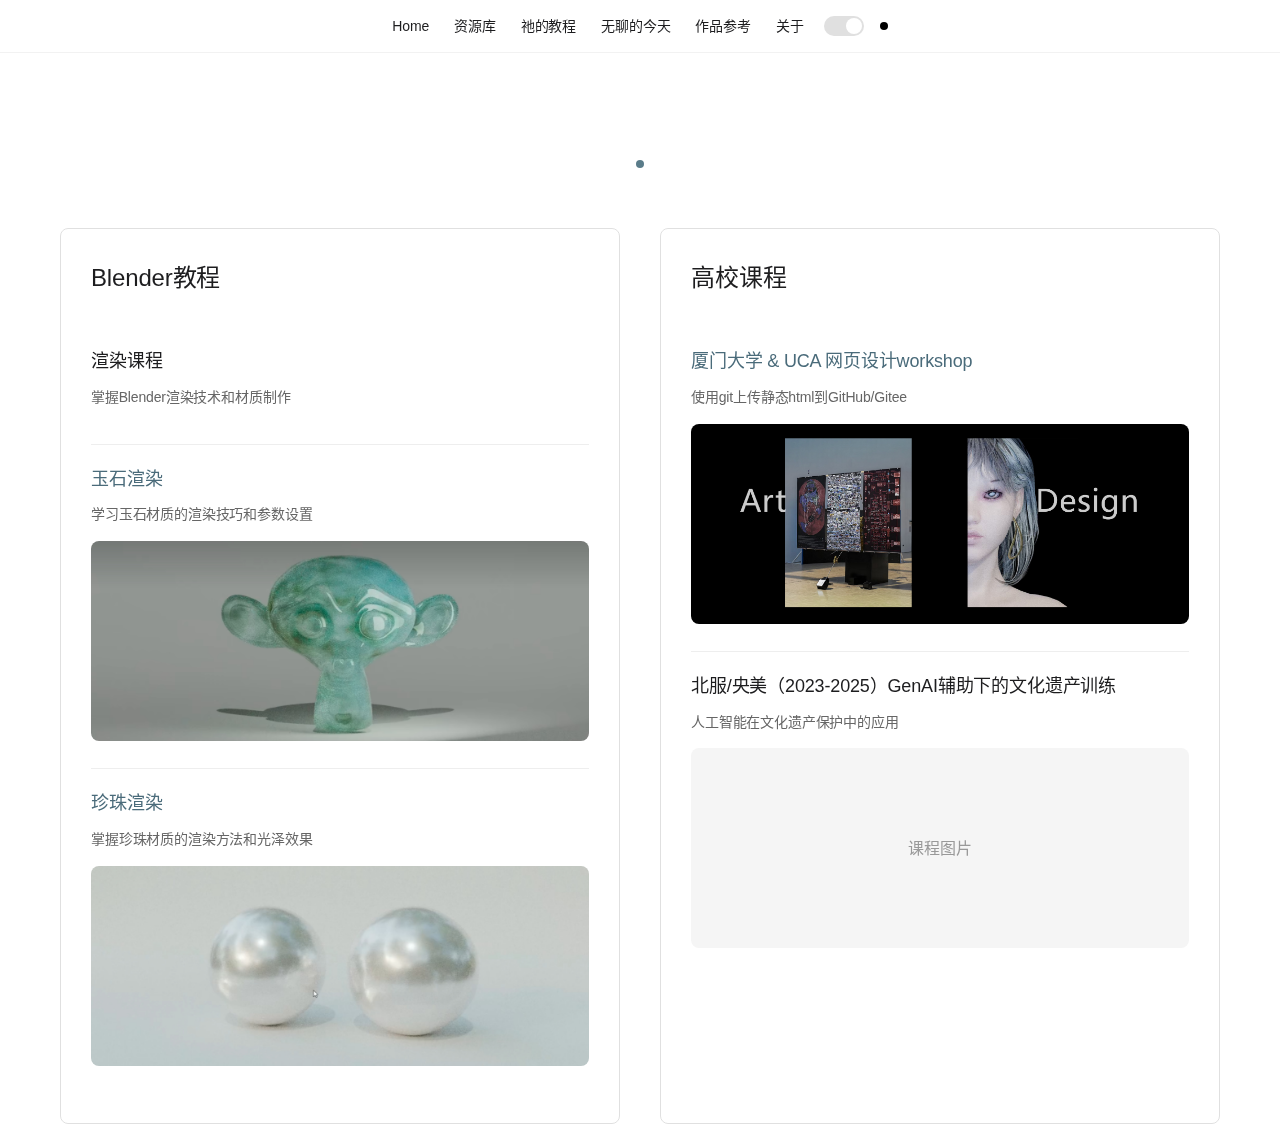
<file: tutorials.html>
<!DOCTYPE html>
<html lang="zh-CN">

<head>
    <meta charset="UTF-8">
    <meta name="viewport"
        content="width=device-width, initial-scale=1, user-scalable=no, minimum-scale=1.0, maximum-scale=1.0">
    <title>教程区 - 祂的工具箱</title>
    <meta name="description" content="为艺术实践者提供高质量的工具资源、教程内容和学术支持">
    <link rel="stylesheet" href="style.css">
    <script src="script.js" defer></script>
    <style>
        /* Ensure the active link is highlighted */
        .nav a[data-page="tutorials"] {
            opacity: 0.6 !important;
        }
    </style>
</head>

<body>
    <header class="header">
        <div class="container">
            <!-- 顶部导航 -->
            <div style="display: flex; justify-content: center; align-items: center; gap: 20px; width: 100%;">
                <nav class="nav">
                    <a href="index.html" class="nav-link" data-page="home">Home</a>
                    <a href="tools.html" class="nav-link" data-page="tools">资源库</a>
                    <a href="his-tutorials.html" class="nav-link" data-page="his-tutorials">祂的教程</a>
                    <a href="news.html" class="nav-link" data-page="news">无聊的今天</a>
                    <a href="artists.html" class="nav-link" data-page="artists">作品参考</a>
                    <a href="about.html" class="nav-link" data-page="about">关于</a>
                    <a href="paid-courses.html" class="nav-link nav-subdued" id="paid-courses-link"
                        data-page="paid-courses">付费课程</a>
                    <a href="brain-research.html" class="nav-link nav-subdued" id="brain-research-link"
                        data-page="brain-research">祂的研究</a>
                </nav>
                <div class="nav-controls">
                    <div class="toggle-switch" id="paid-courses-toggle" onclick="togglePaidCourses(this)">
                        <div class="toggle-circle"></div>
                    </div>
                    <div class="control-dot"></div>
                </div>
            </div>
        </div>
    </header>
    <div class="container">
        <main class="main-content">
            <div class="page-content">
                <div class="hero-dot"></div>

                <div class="tutorials-grid">
                    <div class="tutorial-column">
                        <h3>Blender教程</h3>

                        <div class="tutorial-item">
                            <div class="tutorial-title">渲染课程</div>
                            <div class="tutorial-description">掌握Blender渲染技术和材质制作</div>
                        </div>

                        <div class="tutorial-item">
                            <div class="tutorial-title"><a
                                    href="https://www.bilibili.com/video/BV1Yx421U7g8/?spm_id_from=333.1387.homepage.video_card.click"
                                    target="_blank">玉石渲染</a></div>
                            <div class="tutorial-description">学习玉石材质的渲染技巧和参数设置</div>
                            <div class="tutorial-image">
                                <img src="pic/tutorial/rendering/jade rendering.jpg" alt="玉石渲染效果图">
                            </div>
                        </div>

                        <div class="tutorial-item">
                            <div class="tutorial-title"><a
                                    href="https://www.bilibili.com/video/BV1Yx421U7g8/?spm_id_from=333.1387.homepage.video_card.click"
                                    target="_blank">珍珠渲染</a></div>
                            <div class="tutorial-description">掌握珍珠材质的渲染方法和光泽效果</div>
                            <div class="tutorial-image">
                                <img src="pic/tutorial/rendering/pearl rendering.jpg" alt="珍珠渲染效果图">
                            </div>
                        </div>


                    </div>

                    <div class="tutorial-column">
                        <h3>高校课程</h3>

                        <div class="tutorial-item">
                            <div class="tutorial-title"><a
                                    href="https://www.bilibili.com/video/BV171pKzxEdG?spm_id_from=333.788.videopod.sections&vd_source=ee4738dc87d41f1fb918f5345c352da5"
                                    target="_blank">厦门大学 & UCA 网页设计workshop</a></div>
                            <div class="tutorial-description">使用git上传静态html到GitHub/Gitee</div>
                            <div class="tutorial-image">
                                <img src="pic/tutorial/web deisgn/web-design.jpg" alt="厦门大学 & UCA 网页设计workshop">
                            </div>
                        </div>

                        <div class="tutorial-item">
                            <div class="tutorial-title">北服/央美（2023-2025）GenAI辅助下的文化遗产训练</div>
                            <div class="tutorial-description">人工智能在文化遗产保护中的应用</div>
                            <div class="tutorial-image">
                                <div
                                    style="width: 100%; height: 200px; background: #f5f5f5; border-radius: 8px; display: flex; align-items: center; justify-content: center; color: #999;">
                                    课程图片</div>
                            </div>
                        </div>
                    </div>
                </div>
            </div>
        </main>
    </div>
</body>

</html>
</file>
<file: style_gallery.css>
/* style_gallery.css - 画廊/档案风格重新设计 */

* {
    margin: 0;
    padding: 0;
    box-sizing: border-box;
}

body {
    font-family: -apple-system, BlinkMacSystemFont, "SF Pro Text", "SF Pro Display", "Helvetica Neue", Arial, sans-serif;
    background-color: #ffffff;
    color: #1d1d1f;
    -webkit-font-smoothing: antialiased;
    display: flex;
    flex-direction: column;
    min-height: 100vh;
    letter-spacing: -0.011em;
}

@media (min-width: 768px) {
    body {
        flex-direction: row;
    }
}

/* 侧边栏导航 */
.header {
    width: 100%;
    background: #fff;
    padding: 40px;
    border-bottom: 1px solid #000;
    z-index: 100;
}

@media (min-width: 768px) {
    .header {
        width: 280px;
        height: 100vh;
        position: fixed;
        left: 0;
        top: 0;
        border-bottom: none;
        border-right: 1px solid rgba(0, 0, 0, 0.05);
        /* Softer divider */
        padding: 60px 40px;
        display: flex;
        flex-direction: column;
        justify-content: space-between;
        background: rgba(255, 255, 255, 0.8);
        backdrop-filter: saturate(180%) blur(20px);
    }
}

.logo h1 {
    font-size: 24px;
    font-weight: bold;
    text-transform: uppercase;
    letter-spacing: 0.2em;
    line-height: 1.2;
    margin-bottom: 60px;
}

.nav {
    display: flex;
    flex-direction: column;
    gap: 12px;
}

.nav-link {
    font-size: 15px;
    text-transform: uppercase;
    letter-spacing: 0.12em;
    text-decoration: none;
    color: #1d1d1f;
    transition: all 0.3s cubic-bezier(0.4, 0, 0.2, 1);
    opacity: 0.6;
}

.nav-link:hover {
    opacity: 1;
    color: #0071e3;
    padding-left: 5px;
}

.nav-link.active {
    opacity: 1;
    font-weight: 600;
    color: #0071e3;
}

.nav-link.italic {
    font-style: italic;
    text-transform: none;
}

.nav-sub {
    margin: 10px 0 10px 15px;
    display: flex;
    flex-direction: column;
    gap: 8px;
}

.nav-sub a {
    font-size: 13px;
    color: #666;
    text-decoration: none;
}

/* 底部信息与控制 */
.footer-info {
    margin-top: auto;
}

.nav-controls {
    display: flex;
    align-items: center;
    gap: 16px;
    margin-bottom: 20px;
}

/* 切换开关样式 */
.toggle-switch {
    width: 40px;
    height: 20px;
    background: #e0e0e0;
    border-radius: 20px;
    position: relative;
    cursor: pointer;
    transition: background 0.3s ease;
}

.toggle-switch.active {
    background: #000;
}

.toggle-circle {
    width: 16px;
    height: 16px;
    background: white;
    border-radius: 50%;
    position: absolute;
    top: 2px;
    left: 2px;
    transition: transform 0.3s ease;
}

.toggle-switch.active .toggle-circle {
    transform: translateX(20px);
}

#paid-courses-link,
#brain-research-link {
    display: none;
}

#paid-courses-link.active,
#brain-research-link.active {
    display: block;
}

/* 主内容区域 */
.main-content {
    flex: 1;
    padding: 40px;
}

@media (min-width: 768px) {
    .main-content {
        margin-left: 280px;
        padding: 80px 60px;
    }
}

/* 排版与元素 */
h2 {
    font-size: 14px;
    font-weight: bold;
    text-transform: uppercase;
    letter-spacing: 0.2em;
    border-bottom: 1px solid #000;
    padding-bottom: 8px;
    margin-bottom: 40px;
}

.page-title {
    font-size: 48px;
    font-style: italic;
    margin-bottom: 40px;
    font-weight: normal;
}

/* 灰度图片 */
img {
    filter: grayscale(100%);
    transition: filter 0.8s ease;
}

img:hover {
    filter: grayscale(0%);
}

/* 管理入口 - 极简覆盖层 */
#admin-controls {
    position: fixed;
    bottom: 30px;
    right: 30px;
    z-index: 1000;
}

.admin-btn {
    width: 12px;
    height: 12px;
    border-radius: 50%;
    background: #000;
    border: none;
    cursor: pointer;
    transition: transform 0.3s, background 0.3s;
    padding: 0;
}

.admin-btn:hover {
    transform: scale(1.5);
    background: #666;
}

.modal {
    display: none;
    position: fixed;
    top: 0;
    left: 0;
    width: 100%;
    height: 100%;
    background: rgba(0, 0, 0, 0.4);
    backdrop-filter: blur(20px);
    z-index: 2000;
    align-items: center;
    justify-content: center;
    padding: 20px;
    transition: all 0.5s cubic-bezier(0.16, 1, 0.3, 1);
}

.modal-content {
    width: 100%;
    max-width: 440px;
    max-height: 85vh;
    overflow-y: auto;
    position: relative;
    background: rgba(255, 255, 255, 0.85);
    padding: 40px;
    border-radius: 32px;
    box-shadow: 0 40px 100px rgba(0, 0, 0, 0.2);
    border: 1px solid rgba(255, 255, 255, 0.3);
    animation: modalScale 0.6s cubic-bezier(0.16, 1, 0.3, 1);
}

/* 隐藏滚动条但保留功能 - 更加 Apple 风格 */
.modal-content::-webkit-scrollbar {
    width: 4px;
}

.modal-content::-webkit-scrollbar-thumb {
    background: rgba(0, 0, 0, 0.1);
    border-radius: 10px;
}

@keyframes modalScale {
    from {
        opacity: 0;
        transform: scale(0.95) translateY(20px);
    }

    to {
        opacity: 1;
        transform: scale(1) translateY(0);
    }
}

.modal-title {
    font-size: 20px;
    font-weight: bold;
    text-transform: uppercase;
    letter-spacing: 0.2em;
    margin-bottom: 40px;
    text-align: center;
}

.form-group {
    margin-bottom: 30px;
}

.form-group input,
.form-group textarea {
    width: 100%;
    background: transparent;
    border: none;
    border-bottom: 1px solid #000;
    padding: 10px 0;
    color: #000;
    font-size: 16px;
    font-family: inherit;
    outline: none;
}

.submit-btn {
    width: 100%;
    padding: 16px;
    background: #0071e3;
    color: #fff;
    border: none;
    border-radius: 12px;
    text-transform: uppercase;
    letter-spacing: 0.15em;
    font-size: 13px;
    font-weight: 600;
    cursor: pointer;
    transition: all 0.3s cubic-bezier(0.4, 0, 0.2, 1);
    box-shadow: 0 4px 12px rgba(0, 113, 227, 0.2);
}

.submit-btn:hover {
    background: #0077ed;
    transform: translateY(-2px);
    box-shadow: 0 8px 24px rgba(0, 113, 227, 0.3);
}

.submit-btn:active {
    transform: translateY(0);
}

/* 固定布局容器 */
.container {
    width: 100%;
    max-width: 1200px;
}

/* 移动端侧边栏切换 */
#menu-btn {
    display: none;
}

@media (max-width: 767px) {
    #menu-btn {
        display: block;
        position: absolute;
        top: 40px;
        right: 40px;
        background: none;
        border: none;
        font-size: 24px;
        cursor: pointer;
    }
}
</file>
<file: style.css>
* {
    margin: 0;
    padding: 0;
    box-sizing: border-box;
}

/* 隐藏可能的进度条效果 */
::-webkit-progress-bar {
    display: none;
}

progress {
    display: none;
}

/* 防止任何闪烁效果 */
* {
    -webkit-backface-visibility: hidden;
    backface-visibility: hidden;
}

html {
    width: 100%;
    height: 100%;
    -webkit-font-smoothing: antialiased;
    -moz-osx-font-smoothing: grayscale;
}

body {
    font-family: -apple-system, BlinkMacSystemFont, "SF Pro Text", "SF Pro Display", "Helvetica Neue", Arial, sans-serif;
    font-size: 16px;
    line-height: 1.6;
    background: #fff;
    color: #1d1d1f;
    letter-spacing: -0.01em;
    /* Refined letter spacing for better readability */
    width: 100%;
    min-height: 100vh;
    -webkit-font-smoothing: antialiased;
    text-rendering: optimizeLegibility;
}

a {
    text-decoration: none;
    color: inherit;
}

/* 主布局 */
.container {
    width: 100%;
    padding: 0 40px;
}

/* 顶部导航 */
.header {
    overflow-x: auto;
    white-space: nowrap;
    position: fixed;
    top: 0;
    left: 0;
    right: 0;
    z-index: 1000;
    display: flex;
    justify-content: center;
    align-items: center;
    padding: 16px 0;
    background: rgba(255, 255, 255, 0.6);
    /* More translucent for better glass effect */
    backdrop-filter: saturate(180%) blur(30px);
    /* Increased blur */
    border-bottom: 1px solid rgba(0, 0, 0, 0.05);
    /* Softer border */
    transition: background 0.3s ease, backdrop-filter 0.3s ease;
}

.nav {
    display: flex;
    gap: 25px;
}

/* 统一所有导航链接的样式 */
.nav a,
.nav a.nav-link,
.nav a.nav-subdued {
    font-size: 14px !important;
    font-weight: 400 !important;
    /* Slightly thinner for elegance */
    transition: all 0.3s cubic-bezier(0.4, 0, 0.2, 1) !important;
    cursor: pointer !important;
    white-space: nowrap !important;
    position: relative !important;
    top: 0 !important;
    left: 0 !important;
    margin: 0 !important;
    padding: 0 !important;
    box-sizing: border-box !important;
    transform: none !important;
    display: inline-flex;
    align-items: center !important;
    justify-content: center !important;
    height: 20px !important;
    line-height: 20px !important;
    letter-spacing: -0.01em;
    color: #1d1d1f;
}

.nav a:hover,
.nav a.nav-link:hover,
.nav a.nav-subdued:hover {
    color: #0071e3 !important;
    /* Apple blue on hover */
    opacity: 1 !important;
}

.nav a::after {
    content: '';
    position: absolute;
    bottom: -4px;
    left: 0;
    width: 100%;
    height: 1px;
    background: #0071e3;
    transform: scaleX(0);
    transition: transform 0.3s cubic-bezier(0.4, 0, 0.2, 1);
}

.nav a:hover::after {
    transform: scaleX(1);
}

/* 统一所有导航链接的悬停效果 */
.nav a:hover,
.nav a.nav-link:hover,
.nav a.nav-subdued:hover {
    opacity: 0.6 !important;
}

/* 统一所有导航链接的激活状态 */
.nav a.active,
.nav a.nav-link.active,
.nav a.nav-subdued.active,
.nav a[data-page="home"].active,
.nav a[data-page="tools"].active,
.nav a[data-page="tutorials"].active,
.nav a[data-page="his-tutorials"].active,
.nav a[data-page="ai"].active,
.nav a[data-page="artists"].active,
.nav a[data-page="about"].active,
.nav a[data-page="paid-courses"].active,
.nav a[data-page="brain-research"].active {
    opacity: 0.6 !important;
    position: relative !important;
    top: 0 !important;
    left: 0 !important;
    margin: 0 !important;
    padding: 0 !important;
    box-sizing: border-box !important;
    transform: none !important;
    display: inline-flex;
    align-items: center !important;
    justify-content: center !important;
    height: 20px !important;
    line-height: 20px !important;
}

/* 统一所有减弱状态的导航链接 */
.nav a.nav-subdued {
    opacity: 0.4 !important;
}

/* 强制重置任何可能的内联样式 */
a[class*="nav-"][data-page],
a[data-page="about"],
a[data-page="brain-research"] {
    position: relative !important;
    top: 0 !important;
    left: 0 !important;
    margin: 0 !important;
    padding: 0 !important;
    box-sizing: border-box !important;
    transform: none !important;
    transition: none !important;
}

#paid-courses-link,
#brain-research-link {
    display: none;
    opacity: 0;
}

.toggle-switch {
    background-color: #e0e0e0;
}

.toggle-switch.active {
    background-color: #007bff;
}

.toggle-circle {
    transform: translateX(0);
}

.toggle-switch.active .toggle-circle {
    transform: translateX(20px);
}

.nav-controls {
    display: flex;
    align-items: center;
    gap: 16px;
    margin-left: 0;
}

/* 切换开关 */
.toggle-switch {
    width: 40px;
    height: 20px;
    background: #e0e0e0;
    border-radius: 20px;
    position: relative;
    cursor: pointer;
    transition: background 0.3s ease;
}

.toggle-switch.active {
    background: #5a7c8a;
}

.toggle-circle {
    width: 16px;
    height: 16px;
    background: white;
    border-radius: 50%;
    position: absolute;
    top: 2px;
    right: 2px;
    transition: transform 0.3s ease;
}

.toggle-switch.active .toggle-circle {
    transform: translateX(-20px);
}

.control-dot {
    width: 8px;
    height: 8px;
    background: #000;
    border-radius: 50%;
}

/* 主要内容区域 */
.main-content {
    min-height: 100vh;
    padding-top: 100px;
}

/* 页面内容 - 统一所有页面的容器样式 */
.page-content {
    /* display: none;  Removed for multi-page */
    margin: 60px auto 50px auto;
    /* 统一顶部、底部边距 */
    padding: 0 20px;
    /* 统一左右内边距 */
    max-width: 1200px;
    /* 统一最大宽度 */
    width: 100%;
    /* 确保占满可用空间 */
    box-sizing: border-box;
    /* 确保内边距计算正确 */
}

/* .page-content.active {
    display: block;
} Removed for multi-page */

/* 确保所有页面内容的第一元素对齐 */
.page-content>*:first-child {
    margin-top: 0 !important;
    padding-top: 0 !important;
}

/* AI页面样式 */
.ai-content {
    max-width: 1000px;
    margin: 0 auto;
}

.ai-section {
    margin-bottom: 60px;
}

.ai-title {
    font-size: 32px;
    font-weight: 500;
    margin-bottom: 30px;
    text-align: center;
}

.ai-description {
    font-size: 18px;
    line-height: 1.8;
    margin-bottom: 40px;
    text-align: center;
    color: #666;
}

.ai-categories {
    display: grid;
    grid-template-columns: repeat(auto-fit, minmax(300px, 1fr));
    gap: 30px;
    margin-bottom: 60px;
}

.ai-category {
    border: 1px solid #e0e0e0;
    border-radius: 8px;
    padding: 40px;
    transition: all 0.3s ease;
}

.ai-category:hover {
    box-shadow: 0 5px 20px rgba(0, 0, 0, 0.08);
    transform: translateY(-3px);
}

.ai-category h3 {
    font-size: 24px;
    font-weight: 500;
    margin-bottom: 20px;
    color: #3a5a6b;
}

.ai-category p {
    font-size: 16px;
    line-height: 1.6;
    color: #666;
    margin-bottom: 20px;
}

.ai-category-link {
    display: inline-block;
    padding: 10px 20px;
    background: #5a7c8a;
    color: white;
    border-radius: 4px;
    transition: all 0.3s ease;
    text-decoration: none;
}

.ai-category-link:hover {
    background: #3a5a6b;
    transform: translateX(5px);
}

/* 首页样式 */
.hero-page {
    height: 100vh;
    position: relative;
    display: flex;
    flex-direction: column;
    align-items: center;
    justify-content: flex-start;
    text-align: center;
    /* 抵消 page-content 的 margin，让内容更靠上，与其他页面的 hero-dot 对齐 */
    margin-top: -60px;
    padding-top: 60px;
}

.hero-content {
    display: flex;
    flex-direction: column;
    align-items: center;
    justify-content: flex-start;
    z-index: 1;
    width: 100%;
}

.hero-title {
    font-size: clamp(48px, 10vw, 96px);
    /* Reduced slightly for tighter look */
    font-weight: 700;
    /* Bolder for Apple impact */
    letter-spacing: -0.04em;
    /* Tighter for display text */
    line-height: 1.05;
    margin: 0 0 24px 0;
    white-space: nowrap;
    color: #1d1d1f;
    opacity: 0;
    animation: revealUp 1.2s cubic-bezier(0.16, 1, 0.3, 1) forwards;
}

@keyframes revealUp {
    from {
        opacity: 0;
        transform: translateY(40px);
    }

    to {
        opacity: 1;
        transform: translateY(0);
    }
}

.hero-subtitle {
    font-size: 24px;
    font-weight: 400;
    letter-spacing: 0.15em;
    text-transform: uppercase;
    color: #86868b;
    margin-bottom: 56px;
}

.hero-description {
    max-width: 600px;
    margin: 0 auto;
    opacity: 0;
    animation: fadeIn 1s ease 0.5s forwards;
}

.hero-description p {
    font-size: 18px;
    line-height: 1.8;
    color: #444;
    margin-bottom: 20px;
    font-weight: 300;
}

.hero-tags {
    display: flex;
    justify-content: center;
    gap: 15px;
    margin: 30px 0;
}

.hero-tag {
    padding: 8px 20px;
    background: #f5f5f5;
    border-radius: 20px;
    font-size: 14px;
    color: #666;
    letter-spacing: 0.05em;
}

.hero-text {
    font-size: 16px !important;
    color: #888 !important;
    margin-top: 40px !important;
    max-width: 500px;
    margin-left: auto;
    margin-right: auto;
}

@keyframes fadeIn {
    from {
        opacity: 0;
        transform: translateY(20px);
    }

    to {
        opacity: 1;
        transform: translateY(0);
    }
}


.scroll-indicator {
    position: absolute;
    bottom: 60px;
    /* 箭头位置：可以调整这个值来改变箭头的垂直位置 */
    left: 50%;
    transform: translateX(-50%);
    /* 水平居中 */
    display: flex;
    flex-direction: column;
    align-items: center;
    animation: bounce 2s infinite;
    /* 弹跳动画：2秒循环，可以调整时长 */
}

.scroll-indicator span {
    font-size: 28px;
    letter-spacing: 0.1em;
}

.scroll-arrow {
    width: 24px;
    /* 箭头宽度：可以调整这个值来改变箭头大小 */
    height: 24px;
    /* 箭头高度：可以调整这个值来改变箭头大小 */
    border-right: 2px solid #333;
    /* 右边框：形成箭头形状 */
    border-bottom: 2px solid #333;
    /* 下边框：形成箭头形状 */
    transform: rotate(45deg);
    /* 旋转45度：让边框形成向下箭头 */
    margin-bottom: 8px;
    /* 下边距：箭头与文字的距离 */
}


@keyframes bounce {

    0%,
    20%,
    50%,
    80%,
    100% {
        transform: translateX(-50%) translateY(0);
    }

    40% {
        transform: translateX(-50%) translateY(-10px);
    }

    60% {
        transform: translateX(-50%) translateY(-5px);
    }
}

.intro-page {
    min-height: 100vh;
    display: flex;
    align-items: center;
    justify-content: center;
    text-align: center;
}

.intro-content {
    max-width: 600px;
    margin: 0 auto;
}

.intro-description {
    font-size: clamp(18px, 4vw, 26px);
    /* 字体大小：可以调整clamp()中的三个数值来改变字体大小 */
    line-height: 1.8;
    /* 行高：可以调整这个数值来改变行间距，1.8表示行高是字体大小的1.8倍 */
    margin-bottom: 60px;
    /* 下边距：可以调整这个数值来改变与下方元素的距离 */
    font-weight: 300;
    /* 字体粗细：可以改为400(正常)或700(粗体) */
    text-align: center;
    /* 居中对齐：可以改为left(左对齐)或right(右对齐) */
    letter-spacing: 0.5px;
    /* 字母间距：可以调整这个数值来改变字母之间的间距 */
    word-spacing: 2px;
    /* 单词间距：可以调整这个数值来改变单词之间的间距 */
}

.intro-dot {
    width: 8px;
    height: 8px;
    background: #000;
    border-radius: 50%;
    margin: 0 auto;
}

.welcome-symbol {
    text-align: center;
    padding: 20px 0;
    /* 减少上下内边距，让内容往上移动 */
}

.welcome-symbol span {
    font-size: 56px;
    color: #1d1d1f;
    font-weight: 600;
    letter-spacing: -0.03em;
}


/* 其他页面样式 */
.page-title {
    font-size: 48px;
    font-weight: 600;
    letter-spacing: -0.022em;
    margin-bottom: 32px;
    text-align: center;
    color: #1d1d1f;
}

.page-description {
    font-size: 18px;
    line-height: 1.6;
    max-width: 600px;
    margin: 0 auto 40px;
    font-weight: 300;
    text-align: center;
}

.hero-dot {
    width: 8px;
    height: 8px;
    background: #5a7c8a;
    border-radius: 50%;
    margin: 0 auto 60px;
}

/* 工具库样式 */
.tools-grid {
    display: grid;
    grid-template-columns: repeat(12, 1fr);
    grid-template-rows: repeat(6, auto);
    gap: 15px;
    margin-bottom: 40px;
}

.tool-category:nth-child(1) {
    grid-column: 1 / 7;
    /* 在线免费工具包占6列 */
    grid-row: 1 / 3;
    /* 占2行 */
}

.tool-category:nth-child(2) {
    grid-column: 7 / 13;
    /* 文献区占6列 */
    grid-row: 1 / 2;
    /* 占1行 */
}

.tool-category:nth-child(3) {
    grid-column: 1 / 5;
    /* 3D软件教程区占4列 */
    grid-row: 3 / 5;
    /* 占2行 */
}

.tool-category:nth-child(4) {
    grid-column: 5 / 9;
    /* 讲座占4列 */
    grid-row: 3 / 4;
    /* 占1行 */
}

.tool-category:nth-child(5) {
    grid-column: 9 / 13;
    /* 交互区占4列 */
    grid-row: 3 / 5;
    /* 占2行 */
}

.tool-category {
    background: rgba(255, 255, 255, 0.5);
    backdrop-filter: blur(15px);
    border: 1px solid rgba(0, 0, 0, 0.05);
    padding: 40px;
    /* Increased padding */
    border-radius: 24px;
    /* More rounded Apple corners */
    transition: all 0.5s cubic-bezier(0.16, 1, 0.3, 1);
    box-shadow: 0 4px 20px rgba(0, 0, 0, 0.03);
}

.tool-category:hover {
    transform: translateY(-8px) scale(1.02);
    background: rgba(255, 255, 255, 0.82);
    border-color: rgba(0, 0, 0, 0.1);
    box-shadow: 0 30px 60px rgba(0, 0, 0, 0.06);
}

.tool-category h3 {
    font-size: 24px;
    font-weight: 500;
    margin-bottom: 20px;
}

.sub-category-title {
    font-size: 18px;
    font-weight: 500;
    margin: 30px 0 15px 0;
    color: #333;
}

.sub-category-title:first-of-type {
    margin-top: 0;
}

.tool-list {
    list-style: none;
    padding: 0;
    margin: 0;
}

.tool-item {
    padding: 15px 0;
    border-bottom: 1px solid #f0f0f0;
}

.tool-item:last-child {
    border-bottom: none;
}

.tool-name {
    font-weight: 500;
    margin-bottom: 5px;
}

.tool-name a {
    color: #4a6b7a;
    text-decoration: none;
}

.tool-name a:hover {
    text-decoration: underline;
}

.tool-description {
    font-size: 14px;
    color: #666;
    line-height: 1.4;
}

/* 工具展开/收起功能 */
.hidden-tool {
    display: none;
}

.tool-expand-btn {
    margin-top: 20px;
    padding: 10px 20px;
    background: transparent;
    border: 1px solid #5a7c8a;
    color: #5a7c8a;
    border-radius: 4px;
    cursor: pointer;
    font-size: 14px;
    transition: all 0.3s ease;
    width: 100%;
}

.tool-expand-btn:hover {
    background: #5a7c8a;
    color: white;
}

/* 教程区样式 */
.tutorials-grid {
    display: grid;
    grid-template-columns: 1fr 1fr;
    gap: 40px;
    margin-bottom: 80px;
}

.tutorial-column {
    display: flex;
    flex-direction: column;
    border: 1px solid #e0e0e0;
    padding: 30px;
    border-radius: 8px;
    transition: all 0.3s ease;
}

.tutorial-column:hover {
    border-color: #000;
    transform: translateY(-2px);
}

.tutorial-column h3 {
    font-size: 24px;
    font-weight: 500;
    margin-bottom: 30px;
}

.tutorial-item {
    padding: 20px 0;
    border-bottom: 1px solid #eee;
}

.tutorial-item:last-child {
    border-bottom: none;
}

.tutorial-title {
    font-size: 18px;
    font-weight: 500;
    margin-bottom: 10px;
}

.tutorial-title a {
    color: #4a6b7a;
}

.tutorial-title a:hover {
    text-decoration: underline;
}

.tutorial-description {
    font-size: 14px;
    color: #666;
    margin-bottom: 15px;
}

.tutorial-image {
    margin-top: 10px;
}

.tutorial-image img {
    width: 100%;
    height: 200px;
    object-fit: cover;
    border-radius: 8px;
}

/* 关于页面样式 */
.about-content {
    max-width: 900px;
    margin: 0 auto 80px;
    line-height: 1.8;
    padding: 40px;
    background: #fafafa;
    border-radius: 12px;
    border: 1px solid #e8e8e8;
}

.about-content h2 {
    font-size: 28px;
    font-weight: 400;
    margin-bottom: 25px;
    color: #2c2c2c;
    border-bottom: 2px solid #007bff;
    padding-bottom: 10px;
    display: inline-block;
}

.about-content p {
    font-size: 16px;
    margin-bottom: 18px;
    color: #444;
    text-align: left;
    line-height: 1.7;
}

.about-grid {
    display: grid;
    grid-template-columns: 1fr 1fr;
    gap: 30px;
    margin-bottom: 50px;
}

.about-column {
    background: white;
    padding: 35px;
    border-radius: 12px;
    border: 1px solid #e8e8e8;
    box-shadow: 0 2px 8px rgba(0, 0, 0, 0.05);
    transition: all 0.3s ease;
}

.about-column:hover {
    transform: translateY(-2px);
    box-shadow: 0 4px 16px rgba(0, 0, 0, 0.1);
}

.about-column h2 {
    font-size: 24px;
    font-weight: 500;
    margin-bottom: 20px;
    color: #2c2c2c;
    border-bottom: 1px solid #e0e0e0;
    padding-bottom: 8px;
}

.about-column p {
    font-size: 15px;
    line-height: 1.6;
    color: #555;
    margin-bottom: 15px;
}


.content-section {
    margin-bottom: 60px;
}

.content-section h2 {
    font-size: 24px;
    font-weight: 400;
    margin-bottom: 20px;
}

.content-section p {
    margin-bottom: 15px;
    line-height: 1.6;
}

.contact-info {
    display: grid;
    grid-template-columns: repeat(3, 1fr);
    gap: 25px;
    margin-top: 60px;
    max-width: 800px;
    margin-left: auto;
    margin-right: auto;
}

.contact-item {
    text-align: center;
    padding: 25px 20px;
    background: white;
    border: 1px solid #e8e8e8;
    border-radius: 12px;
    transition: all 0.3s ease;
    box-shadow: 0 2px 8px rgba(0, 0, 0, 0.05);
}

.contact-item:hover {
    border-color: #5a7c8a;
    transform: translateY(-3px);
    box-shadow: 0 6px 20px rgba(90, 124, 138, 0.15);
}

.contact-item h3 {
    font-size: 16px;
    font-weight: 600;
    margin-bottom: 12px;
    color: #2c2c2c;
    text-transform: uppercase;
    letter-spacing: 0.5px;
}

.contact-item p {
    color: #666;
    font-size: 14px;
    font-weight: 500;
}

/* 作品参考导览样式 */
.artist-reference-section {
    margin-top: 60px;
    margin-bottom: 40px;
    display: flex;
    gap: 30px;
    width: 100%;
    align-items: flex-start;
    padding: 30px;
    border: 1px solid #e0e0e0;
    border-radius: 12px;
    background: #fff;
    box-shadow: 0 2px 8px rgba(0, 0, 0, 0.03);
}

/* 艺术家左侧导览行 */
.artist-nav {
    width: 200px;
    flex-shrink: 0;
    position: sticky;
    top: 140px;
    height: fit-content;
    background: white;
    border-radius: 12px;
    padding: 20px;
    border: 1px solid #f0f0f0;
}

.artist-nav-title {
    font-size: 14px;
    font-weight: 600;
    text-transform: uppercase;
    letter-spacing: 0.5px;
    color: #999;
    margin-bottom: 15px;
}

.artist-nav-list {
    display: flex;
    flex-direction: column;
    gap: 10px;
}

.artist-nav-item {
    font-size: 15px;
    font-weight: 400;
    padding: 8px 12px;
    border-radius: 6px;
    cursor: pointer;
    transition: all 0.3s ease;
    color: #666;
}

.artist-nav-item:hover {
    background: #f5f7f9;
    color: #5a7c8a;
}

.artist-nav-item.active {
    background: #f0f4f7;
    color: #5a7c8a;
    font-weight: 500;
}

.artist-categories {
    flex: 1;
    display: flex;
    flex-direction: column;
    gap: 40px;
    max-width: calc(100% - 230px);
}

.artist-category {
    background: rgba(255, 255, 255, 0.4);
    backdrop-filter: blur(10px);
    border: 1px solid rgba(0, 0, 0, 0.05);
    padding: 32px;
    border-radius: 20px;
    transition: all 0.4s cubic-bezier(0.4, 0, 0.2, 1);
    box-shadow: 0 4px 24px rgba(0, 0, 0, 0.02);
}

.artist-category:hover {
    transform: translateY(-4px);
    background: rgba(255, 255, 255, 0.7);
    border-color: rgba(0, 0, 0, 0.1);
    box-shadow: 0 12px 40px rgba(0, 0, 0, 0.08);
}

.artist-category-title {
    font-size: 18px;
    font-weight: 500;
    margin-bottom: 20px;
    color: #3a5a6b;
}

.artist-scroll-container {
    position: relative;
    display: flex;
    align-items: center;
}

.artist-list {
    display: grid;
    grid-template-columns: 1fr 1fr 1fr;
    gap: 20px;
}

.artist-list.expanded {
    grid-template-columns: 1fr 1fr 1fr;
}

.expand-btn {
    grid-column: 1 / -1;
    background: rgba(0, 113, 227, 0.05);
    color: #0071e3;
    border: 1px solid rgba(0, 113, 227, 0.2);
    padding: 12px 28px;
    border-radius: 24px;
    cursor: pointer;
    font-size: 15px;
    font-weight: 500;
    margin-top: 24px;
    transition: all 0.3s cubic-bezier(0.4, 0, 0.2, 1);
    justify-self: center;
    text-transform: uppercase;
    letter-spacing: 0.1em;
}

.expand-btn:hover {
    background: #0071e3;
    color: white;
    transform: translateY(-2px);
    box-shadow: 0 8px 20px rgba(0, 113, 227, 0.2);
}

.hidden-artist {
    display: none;
}

.artist-list.expanded .hidden-artist {
    display: block;
}

.artist-item {
    padding: 20px;
    border: 1px solid #f0f0f0;
    border-radius: 8px;
    transition: all 0.3s ease;
    width: 100%;
    min-width: 0;
}

.artist-item:hover {
    border-color: #5a7c8a;
    transform: translateY(-2px);
}

.artist-name {
    font-weight: 500;
    margin-bottom: 5px;
}

.artist-name a {
    color: #4a6b7a;
    text-decoration: none;
}

.artist-name a:hover {
    text-decoration: underline;
}

.artist-description {
    font-size: 14px;
    color: #666;
    line-height: 1.4;
    margin-bottom: 15px;
}

.artist-image {
    margin-top: 10px;
}

.artist-image img {
    width: 100%;
    height: 350px;
    object-fit: cover;
    border-radius: 8px;
}

/* 付费课程样式 */
.course-detail-layout {
    display: grid;
    grid-template-columns: 1fr 1fr;
    gap: 40px;
    margin-bottom: 80px;
}

/* AI写作课程样式 */
.bio {
    margin-bottom: 2.6vw;
    font-size: 1.3rem;
    line-height: 1.6rem;
    text-align: justify;
    hyphens: auto;
    -webkit-hyphens: auto;
    -webkit-hyphenate-limit-after: 1;
    -webkit-hyphenate-limit-before: 3;
    -moz-hyphens: auto;
}

.bio .bioname {
    font-family: 'Arial', sans-serif;
    font-weight: bold;
    font-size: 2.7rem;
    line-height: 2.4rem;
    margin: 0 0 1.5rem 0;
    color: #3a5a6b;
    display: flex;
    align-items: center;
    gap: 1rem;
    letter-spacing: 0.02em;
}

.bio .biobracket {
    color: #7f8c8d;
    font-family: 'Arial', sans-serif;
    font-size: 1.1rem;
    font-style: italic;
    margin-bottom: 2rem;
    letter-spacing: 0.03em;
    text-align: center;
}

.paragraphs {
    margin: 1.5rem 0;
}

.paragraph {
    position: relative;
    margin: 1.5rem 0;
}

.paragraph p {
    text-align: justify;
    text-justify: inter-word;
    hyphens: auto;
    -webkit-hyphens: auto;
    -webkit-hyphenate-limit-after: 1;
    -webkit-hyphenate-limit-before: 3;
    -moz-hyphens: auto;
}

.paragraph strong {
    font-family: 'Arial', sans-serif;
    font-weight: bold;
    color: #3a5a6b;
    font-size: 1.3rem;
    letter-spacing: 0.03em;
    hyphens: none;
}

.highlight-conference {
    background-color: #f0f4f7;
    color: #3a5a6b;
    padding: 2px 6px;
    border-radius: 3px;
    font-weight: 500;
}

.highlight-question {
    background-color: #f5f7f9;
    color: #3a5a6b;
    padding: 12px 16px;
    margin: 12px 0;
    border-radius: 3px;
    font-weight: 500;
    border: 1px solid #d8e2e8;
    border-left: 4px solid #a8c4d1;
}

.conference-note {
    font-size: 0.7rem;
    color: #666;
    margin-top: 0.5rem;
    padding-left: 1rem;
}

.module-container {
    margin: 1rem 0;
}

.module {
    margin-bottom: 1.5rem;
    padding: 1rem;
    border: 1px solid #000;
}

.module-content {
    width: 100%;
}

.module-title {
    font-family: 'Arial', sans-serif;
    font-size: 1.4rem;
    font-weight: bold;
    color: #3a5a6b;
    margin: 0 0 0.8rem 0;
    line-height: 1.5;
    letter-spacing: 0.03em;
}

.module-description {
    font-family: 'Arial', sans-serif;
    font-size: 1.1rem;
    line-height: 1.7;
    color: #555;
    margin: 0 0 0.8rem 0;
    letter-spacing: 0.02em;
}

.module-subsection {
    font-family: 'Arial', sans-serif;
    padding: 0.8rem 0;
    font-size: 1.05rem;
    line-height: 1.6;
    color: #666;
    letter-spacing: 0.02em;
}

.module-subsection strong {
    color: #2c3e50;
    font-weight: bold;
    font-family: 'Arial', sans-serif;
}

.course-schedule {
    width: 100%;
    border-collapse: collapse;
    margin: 1rem 0;
    font-family: 'Arial', sans-serif;
    font-size: 1.05rem;
    line-height: 1.6;
}

.course-schedule th,
.course-schedule td {
    border: 1px solid #000;
    padding: 0.5rem;
    text-align: left;
    vertical-align: top;
}

.course-schedule th {
    font-family: 'Arial', sans-serif;
    font-weight: bold;
    color: #3a5a6b;
    font-size: 1.1rem;
    letter-spacing: 0.03em;
}

.course-schedule td:nth-child(1) {
    width: 8%;
    text-align: center;
    font-weight: bold;
}

.course-schedule td:nth-child(2) {
    width: 25%;
    font-weight: bold;
    color: #3a5a6b;
}

.course-schedule td:nth-child(3) {
    width: 8%;
    text-align: center;
}

.course-schedule td:nth-child(4) {
    width: 35%;
}

.course-schedule td:nth-child(5) {
    width: 24%;
}

.course-sidebar {
    position: sticky;
    top: 120px;
    height: fit-content;
}

.course-option {
    margin-bottom: 20px;
    cursor: pointer;
    transition: all 0.3s ease;
}

.course-card {
    background: rgba(255, 255, 255, 0.4);
    backdrop-filter: blur(10px);
    border: 1px solid rgba(0, 0, 0, 0.05);
    padding: 32px;
    border-radius: 20px;
    transition: all 0.4s cubic-bezier(0.4, 0, 0.2, 1);
    box-shadow: 0 4px 24px rgba(0, 0, 0, 0.02);
}

.course-option.active .course-card {
    border-color: #0071e3;
    background: #fff;
    box-shadow: 0 12px 40px rgba(0, 113, 227, 0.1);
}

.course-option:hover .course-card {
    transform: translateY(-4px);
    background: rgba(255, 255, 255, 0.7);
    border-color: rgba(0, 0, 0, 0.1);
    box-shadow: 0 12px 40px rgba(0, 0, 0, 0.08);
}

.course-title {
    font-size: 20px;
    font-weight: 500;
    margin-bottom: 15px;
}

.course-description {
    font-size: 14px;
    color: #666;
    margin-bottom: 20px;
    line-height: 1.5;
}

.course-features {
    list-style: none;
    margin-bottom: 20px;
}

.course-features li {
    font-size: 14px;
    color: #666;
    margin-bottom: 8px;
    padding-left: 20px;
    position: relative;
}

.course-features li:before {
    content: "•";
    position: absolute;
    left: 0;
    color: #5a7c8a;
}

.course-price {
    font-size: 24px;
    font-weight: 600;
    color: #3a5a6b;
}

.content-box {
    background: #fff;
    border: 1px solid #e0e0e0;
    border-radius: 8px;
    padding: 30px;
    min-height: 600px;
    transition: all 0.3s ease;
}

.content-box:hover {
    border-color: #000;
    transform: translateY(-2px);
}

.news-page .content-box {
    max-width: 900px;
    margin-left: auto;
    margin-right: auto;
    min-height: auto;
    padding: 40px;
}

.course-content-section {
    display: none;
}

.course-content-section.active {
    display: block;
}

.course-section {
    margin-bottom: 40px;
}

.course-section h2 {
    font-size: 28px;
    font-weight: 500;
    margin-bottom: 20px;
}

.course-section h3 {
    font-size: 20px;
    font-weight: 500;
    margin: 30px 0 15px;
}

.course-section p {
    line-height: 1.6;
    margin-bottom: 15px;
}

.course-section ul {
    margin: 20px 0;
    padding-left: 20px;
}

.course-section li {
    margin-bottom: 10px;
    line-height: 1.6;
}

.back-link {
    position: fixed;
    top: 120px;
    left: 40px;
    z-index: 999;
    color: #5a7c8a;
    font-size: 14px;
    text-decoration: none;
    padding: 10px 15px;
    border: 1px solid #5a7c8a;
    border-radius: 20px;
    background: white;
    transition: all 0.3s ease;
}

.back-link:hover {
    background: #5a7c8a;
    color: white;
}

/* 响应式设计 */
@media (max-width: 1024px) {
    .tools-grid {
        grid-template-columns: 1fr;
        grid-template-rows: repeat(5, auto);
        gap: 15px;
    }

    .tool-category:nth-child(1),
    .tool-category:nth-child(2),
    .tool-category:nth-child(3),
    .tool-category:nth-child(4),
    .tool-category:nth-child(5) {
        grid-column: 1;
        grid-row: auto;
    }

    .tutorials-grid {
        grid-template-columns: 1fr;
        gap: 30px;
    }

    .about-grid {
        grid-template-columns: 1fr;
        gap: 30px;
    }

    .course-detail-layout {
        grid-template-columns: 1fr;
        gap: 30px;
    }

    .course-sidebar {
        position: static;
        order: 2;
    }
}

@media (max-width: 1024px) {
    .artist-reference-section {
        flex-direction: column;
        padding: 20px;
    }

    .artist-nav {
        width: 100%;
        position: static;
        margin-bottom: 20px;
    }

    .artist-nav-list {
        flex-direction: row;
        overflow-x: auto;
        padding-bottom: 10px;
        gap: 15px;
    }

    .artist-nav-item {
        white-space: nowrap;
    }

    .artist-categories {
        max-width: 100%;
    }
}

@media (max-width: 768px) {
    .container {
        padding: 0 20px;
    }

    .header {
        flex-direction: column;
        gap: 20px;
        text-align: center;
    }

    .nav {
        gap: 24px;
    }

    .nav-controls {
        margin-left: 0;
    }

    .hero-title {
        font-size: clamp(60px, 12vw, 120px);
        /* 移动端字体大小：进一步减小确保完整显示 */
        max-width: 95vw;
        /* 移动端最大宽度：95%视口宽度 */
    }

    .intro-description {
        font-size: 18px;
    }

    .page-title {
        font-size: 36px;
    }

    .tools-grid {
        grid-template-columns: 1fr;
        gap: 15px;
    }

    .tutorials-grid {
        grid-template-columns: 1fr;
        gap: 20px;
    }

    .about-grid {
        grid-template-columns: 1fr;
        gap: 20px;
    }

    .contact-info {
        grid-template-columns: 1fr;
        gap: 20px;
    }

    .back-link {
        position: static;
        display: inline-block;
        margin-bottom: 20px;
    }

    .artist-list {
        grid-template-columns: 1fr;
    }

    .artist-list.expanded {
        grid-template-columns: 1fr;
    }
}
</file>
